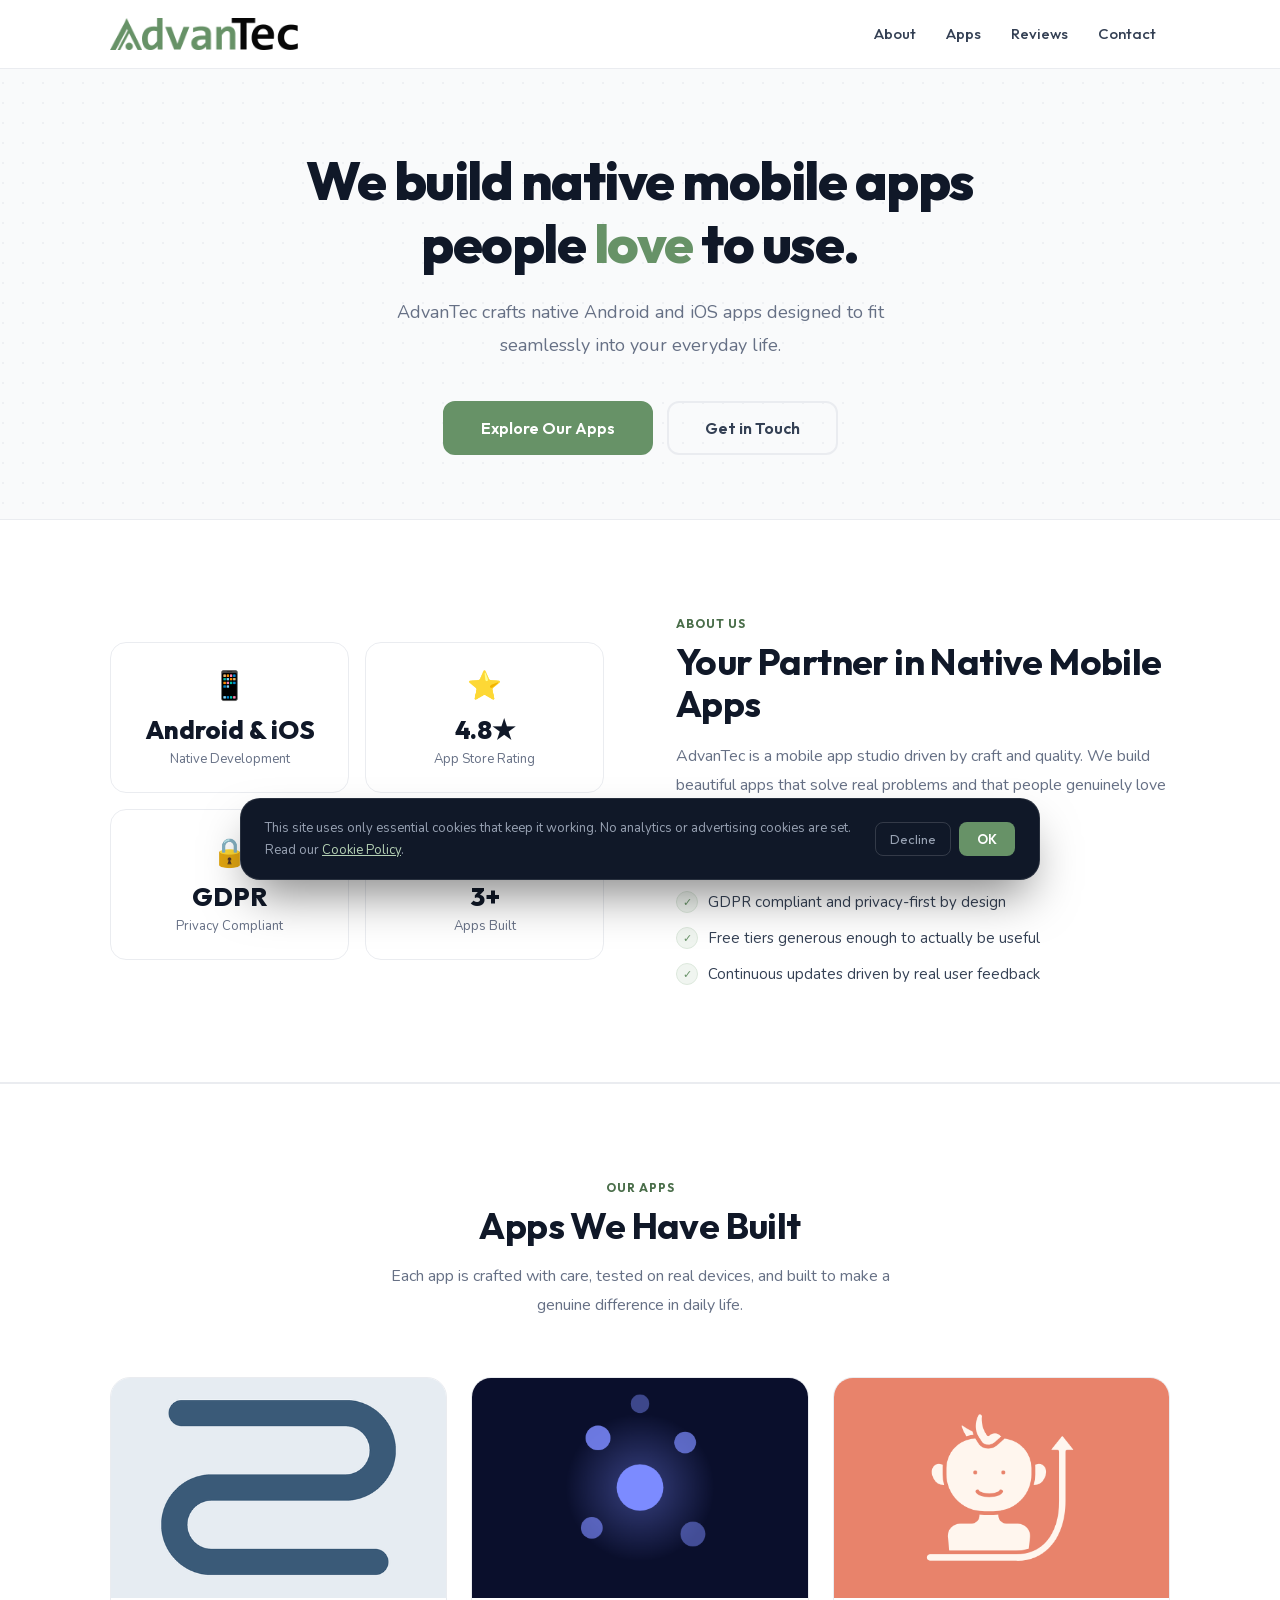
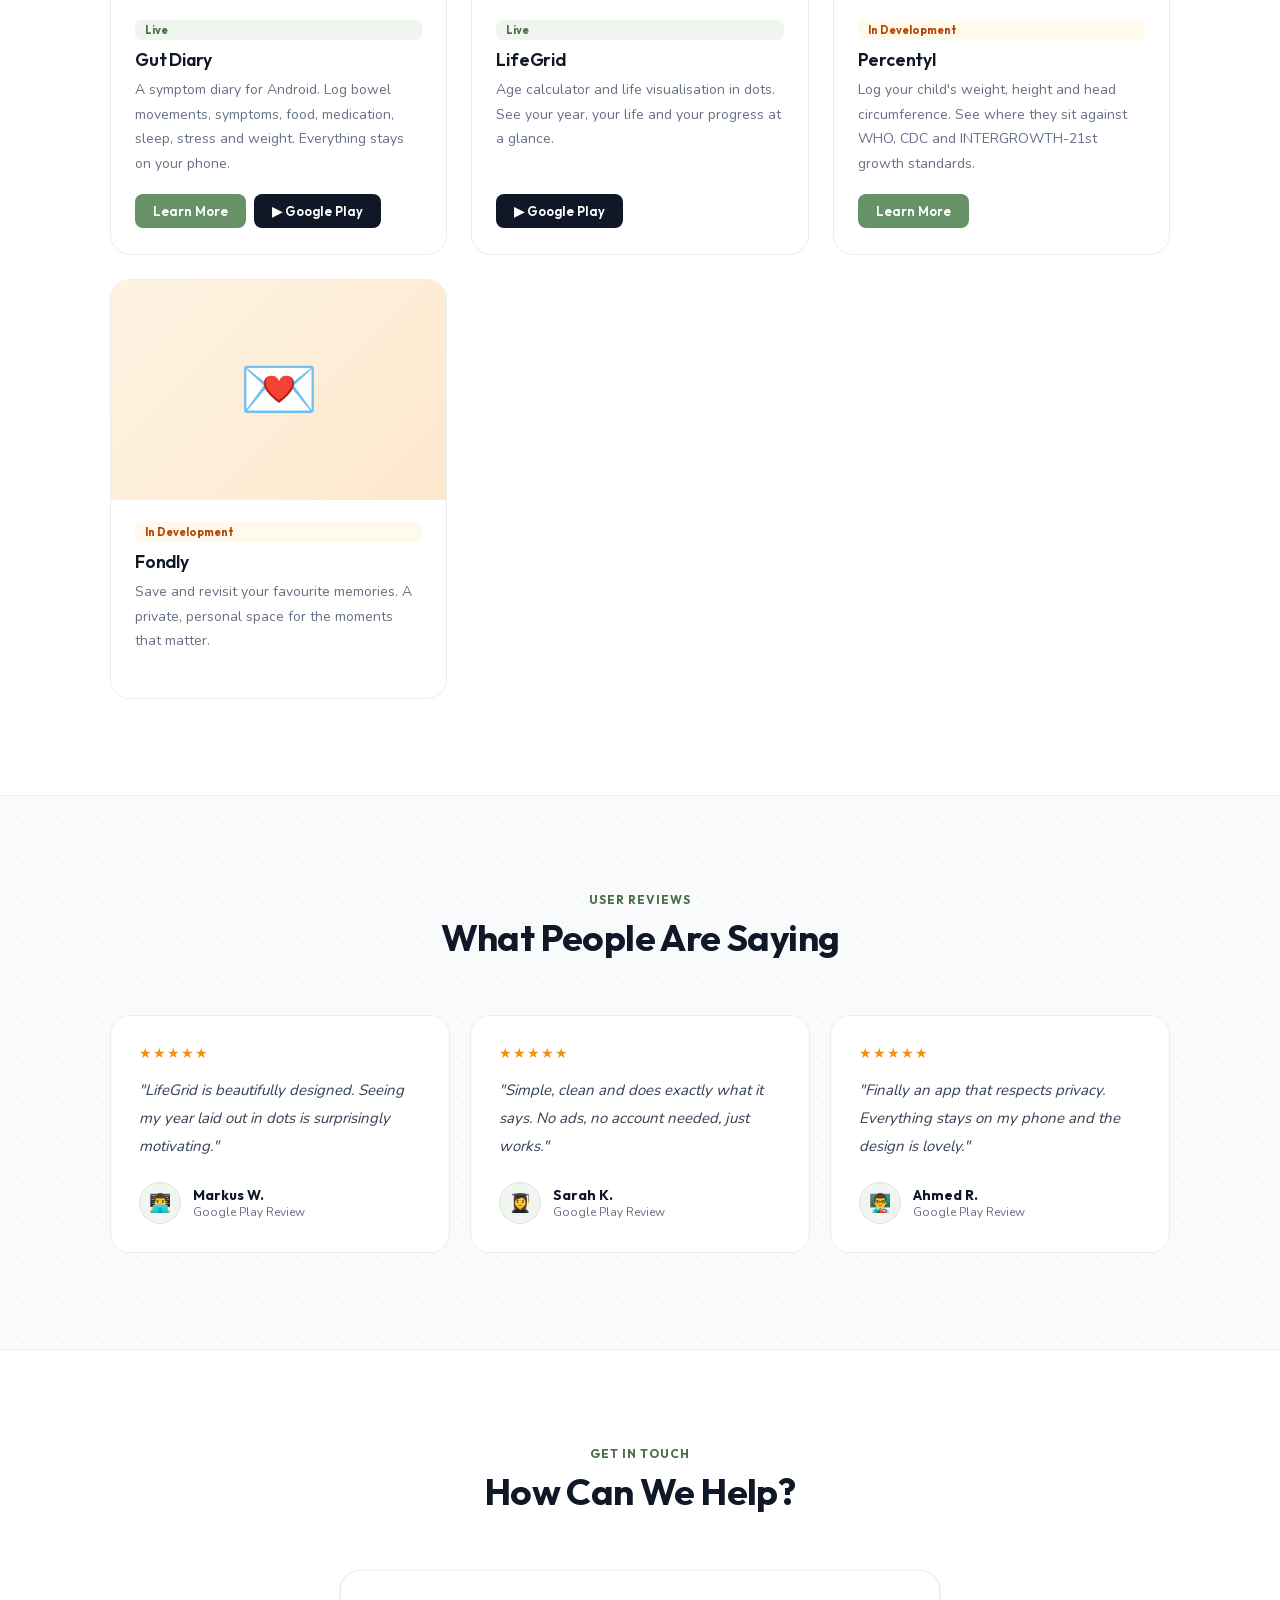
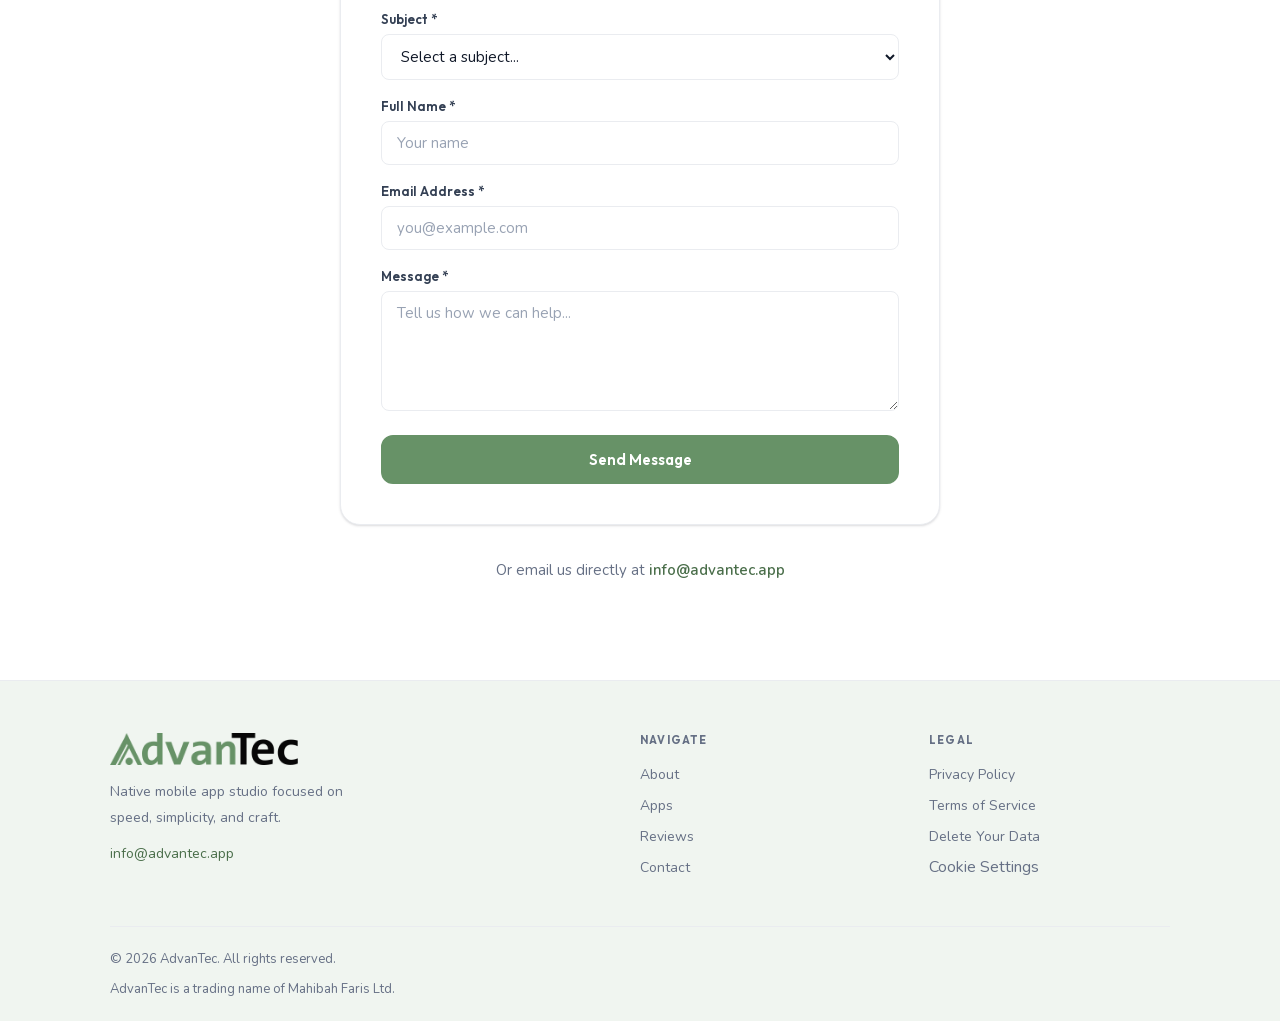
<file: index.html>
<!DOCTYPE html>
<html lang="en">
<head>
  <meta charset="UTF-8" />
  <meta name="viewport" content="width=device-width, initial-scale=1.0" />
  <title>AdvanTec — Native Mobile App Development</title>
  <meta name="description" content="AdvanTec builds native Android and iOS mobile apps. From concept to launch, we craft apps people love." />
  <link rel="canonical" href="https://advantec.app/" />
  <meta property="og:type" content="website" />
  <meta property="og:url" content="https://advantec.app/" />
  <meta property="og:title" content="AdvanTec — Native Mobile App Development" />
  <meta property="og:description" content="We build native Android and iOS mobile apps people love." />
  <meta property="og:image" content="https://advantec.app/assets/images/logo.png" />
  <meta name="twitter:card" content="summary_large_image" />
  <link rel="icon" type="image/svg+xml" href="/assets/images/favicon.svg" />
  <link rel="icon" type="image/png" sizes="192x192" href="/assets/images/logo.png" />
  <link rel="apple-touch-icon" href="/assets/images/logo.png" />
  <meta name="theme-color" content="#679267" />
  <link rel="stylesheet" href="assets/css/style.css" />
</head>
<body>

<nav>
  <div class="container">
    <div class="nav-wrap">
      <a href="/" class="logo">
        <img src="assets/images/logo.png" alt="AdvanTec" class="logo-img" />
      </a>
      <ul class="nav-links">
        <li><a href="#about">About</a></li>
        <li><a href="#apps">Apps</a></li>
        <li><a href="#reviews">Reviews</a></li>
        <li><a href="#contact">Contact</a></li>
      </ul>
      <div class="hamburger" id="hamburger"><span></span><span></span><span></span></div>
    </div>
  </div>
</nav>

<div class="mobile-menu" id="mobile-menu">
  <a href="#about">About</a>
  <a href="#apps">Apps</a>
  <a href="#reviews">Reviews</a>
  <a href="#contact">Contact</a>
</div>

<!-- HERO -->
<section class="hero">
  <div class="container">
    <div class="hero-inner">
      <h1 class="fade-up">We build native mobile apps<br>people <em>love</em> to use.</h1>
      <p class="hero-sub fade-up d1">AdvanTec crafts native Android and iOS apps designed to fit seamlessly into your everyday life.</p>
      <div class="hero-actions fade-up d2">
        <a href="#apps" class="btn btn-green btn-lg">Explore Our Apps</a>
        <a href="#contact" class="btn btn-outline btn-lg">Get in Touch</a>
      </div>
    </div>
  </div>
</section>

<!-- ABOUT -->
<section id="about" class="section about-section">
  <div class="container">
    <div class="about-row">
      <div class="slide-in-left">
        <div class="about-visual">
          <div class="about-stat reveal rd1">
            <div class="about-stat-icon">📱</div>
            <div class="about-stat-num">Android & iOS</div>
            <div class="about-stat-label">Native Development</div>
          </div>
          <div class="about-stat reveal rd2">
            <div class="about-stat-icon">⭐</div>
            <div class="about-stat-num">4.8★</div>
            <div class="about-stat-label">App Store Rating</div>
          </div>
          <div class="about-stat reveal rd3">
            <div class="about-stat-icon">🔒</div>
            <div class="about-stat-num">GDPR</div>
            <div class="about-stat-label">Privacy Compliant</div>
          </div>
          <div class="about-stat reveal rd4">
            <div class="about-stat-icon">🚀</div>
            <div class="about-stat-num">3+</div>
            <div class="about-stat-label">Apps Built</div>
          </div>
        </div>
      </div>
      <div class="slide-in-right">
        <span class="section-tag">About Us</span>
        <h2>Your Partner in Native Mobile Apps</h2>
        <p style="margin-top:16px;">AdvanTec is a mobile app studio driven by craft and quality. We build beautiful apps that solve real problems and that people genuinely love using every day.</p>
        <ul class="about-list">
          <li>Native mobile development for Android and iOS</li>
          <li>GDPR compliant and privacy-first by design</li>
          <li>Free tiers generous enough to actually be useful</li>
          <li>Continuous updates driven by real user feedback</li>
        </ul>
      </div>
    </div>
  </div>
</section>

<!-- APPS -->
<section id="apps" class="section" style="background:var(--white);border-top:1px solid var(--border);">
  <div class="container">
    <div class="section-center">
      <span class="section-tag">Our Apps</span>
      <h2>Apps We Have Built</h2>
      <p>Each app is crafted with care, tested on real devices, and built to make a genuine difference in daily life.</p>
    </div>
    <div class="portfolio-grid">

      <div class="portfolio-card reveal rd1">
        <div class="portfolio-img">
          <img src="/assets/images/gut-diary/icon-512.png" alt="Gut Diary app icon" />
          <div class="portfolio-overlay">
            <a href="https://play.google.com/store/apps/details?id=com.advantec.gutdiary" target="_blank" rel="noopener" class="portfolio-link">View on Play Store</a>
          </div>
        </div>
        <div class="portfolio-info">
          <div class="portfolio-badge live">Live</div>
          <h3>Gut Diary</h3>
          <p>A symptom diary for Android. Log bowel movements, symptoms, food, medication, sleep, stress and weight. Everything stays on your phone.</p>
          <div class="portfolio-btn-row">
            <a href="/gut-diary/" class="portfolio-store-btn" style="background:var(--green);">Learn More</a>
            <a href="https://play.google.com/store/apps/details?id=com.advantec.gutdiary" target="_blank" rel="noopener" class="portfolio-store-btn">▶ Google Play</a>
          </div>
        </div>
      </div>

      <div class="portfolio-card reveal rd2">
        <div class="portfolio-img">
          <img src="/assets/images/lifegrid/icon-512.png" alt="LifeGrid app icon" />
          <div class="portfolio-overlay">
            <a href="https://play.google.com/store/apps/details?id=com.lifegrid.timedot.app" target="_blank" rel="noopener" class="portfolio-link">View on Play Store</a>
          </div>
        </div>
        <div class="portfolio-info">
          <div class="portfolio-badge live">Live</div>
          <h3>LifeGrid</h3>
          <p>Age calculator and life visualisation in dots. See your year, your life and your progress at a glance.</p>
          <div class="portfolio-btn-row">
            <a href="https://play.google.com/store/apps/details?id=com.lifegrid.timedot.app" target="_blank" rel="noopener" class="portfolio-store-btn">▶ Google Play</a>
          </div>
        </div>
      </div>

      <div class="portfolio-card reveal rd3">
        <div class="portfolio-img">
          <img src="/assets/images/percentyl/icon-512.png" alt="Percentyl app icon" />
          <div class="portfolio-overlay">
            <span class="portfolio-link">Coming Soon</span>
          </div>
        </div>
        <div class="portfolio-info">
          <div class="portfolio-badge soon">In Development</div>
          <h3>Percentyl</h3>
          <p>Log your child's weight, height and head circumference. See where they sit against WHO, CDC and INTERGROWTH-21st growth standards.</p>
          <div class="portfolio-btn-row">
            <a href="/percentyl/" class="portfolio-store-btn" style="background:var(--green);">Learn More</a>
          </div>
        </div>
      </div>

      <div class="portfolio-card reveal rd4">
        <div class="portfolio-img">
          <div class="portfolio-img-placeholder" style="background:linear-gradient(135deg,#FEF3E2,#FDE8CD);">💌</div>
          <div class="portfolio-overlay">
            <span class="portfolio-link">Coming Soon</span>
          </div>
        </div>
        <div class="portfolio-info">
          <div class="portfolio-badge soon">In Development</div>
          <h3>Fondly</h3>
          <p>Save and revisit your favourite memories. A private, personal space for the moments that matter.</p>
          <div class="portfolio-btn-row"></div>
        </div>
      </div>

    </div>
  </div>
</section>

<!-- REVIEWS -->
<section id="reviews" class="section" style="border-top:1px solid var(--border);">
  <div class="container">
    <div class="section-center">
      <span class="section-tag">User Reviews</span>
      <h2>What People Are Saying</h2>
    </div>
    <div class="reviews-grid">
      <div class="review-card reveal rd1">
        <div class="review-stars">★★★★★</div>
        <p class="review-text">"LifeGrid is beautifully designed. Seeing my year laid out in dots is surprisingly motivating."</p>
        <div class="review-author">
          <div class="review-avatar">👨‍💻</div>
          <div><div class="review-name">Markus W.</div><div class="review-role">Google Play Review</div></div>
        </div>
      </div>
      <div class="review-card reveal rd2">
        <div class="review-stars">★★★★★</div>
        <p class="review-text">"Simple, clean and does exactly what it says. No ads, no account needed, just works."</p>
        <div class="review-author">
          <div class="review-avatar">👩‍🎓</div>
          <div><div class="review-name">Sarah K.</div><div class="review-role">Google Play Review</div></div>
        </div>
      </div>
      <div class="review-card reveal rd3">
        <div class="review-stars">★★★★★</div>
        <p class="review-text">"Finally an app that respects privacy. Everything stays on my phone and the design is lovely."</p>
        <div class="review-author">
          <div class="review-avatar">👨‍🏫</div>
          <div><div class="review-name">Ahmed R.</div><div class="review-role">Google Play Review</div></div>
        </div>
      </div>
    </div>
  </div>
</section>

<!-- CONTACT -->
<section id="contact" class="section" style="background:var(--white);border-top:1px solid var(--border);">
  <div class="container">
    <div class="section-center">
      <span class="section-tag">Get in Touch</span>
      <h2>How Can We Help?</h2>
    </div>
    <div class="contact-grid" style="grid-template-columns:1fr;max-width:600px;margin:0 auto;">
      <div class="form-box reveal rd1">
        <form data-form="contact" action="https://formspree.io/f/xbgjgobg" method="POST" novalidate>
          <div class="form-group">
            <label class="form-label">Subject *</label>
            <select class="form-control" name="topic" required>
              <option value="">Select a subject...</option>
              <option value="Hire Us - App Development">Hire Us to Develop Your App</option>
              <option value="App Support / Query">Contact Us Regarding Our App</option>
              <option value="Bug Report">Report a Bug</option>
              <option value="General Inquiry">General Inquiry</option>
            </select>
          </div>
          <div class="form-group">
            <label class="form-label">Full Name *</label>
            <input class="form-control" type="text" name="name" placeholder="Your name" required />
          </div>
          <div class="form-group">
            <label class="form-label">Email Address *</label>
            <input class="form-control" type="email" name="email" placeholder="you@example.com" required />
          </div>
          <div class="form-group">
            <label class="form-label">Message *</label>
            <textarea class="form-control" name="message" placeholder="Tell us how we can help..." required></textarea>
          </div>
          <button type="submit" class="btn btn-green" style="width:100%;justify-content:center;padding:13px;">Send Message</button>
          <div class="form-success">Message sent! We will reply within 1 business day.</div>
        </form>
      </div>
    </div>
    <p style="text-align:center;margin-top:32px;font-size:15px;">Or email us directly at <a href="mailto:info@advantec.app" style="color:var(--green-dark);font-weight:600;">info@advantec.app</a></p>
  </div>
</section>

<!-- FOOTER -->
<footer>
  <div class="container">
    <div class="footer-grid">
      <div class="footer-brand">
        <div class="logo"><img src="assets/images/logo.png" alt="AdvanTec" class="logo-img" /></div>
        <p>Native mobile app studio focused on speed, simplicity, and craft.</p>
        <a href="mailto:info@advantec.app" class="footer-email-link">info@advantec.app</a>
      </div>
      <div class="footer-col">
        <h5>Navigate</h5>
        <ul>
          <li><a href="#about">About</a></li>
          <li><a href="#apps">Apps</a></li>
          <li><a href="#reviews">Reviews</a></li>
          <li><a href="#contact">Contact</a></li>
        </ul>
      </div>
      <div class="footer-col">
        <h5>Legal</h5>
        <ul>
          <li><a href="privacy.html">Privacy Policy</a></li>
          <li><a href="terms.html">Terms of Service</a></li>
          <li><a href="delete-data.html">Delete Your Data</a></li>
          <li><button class="cookie-settings-link">Cookie Settings</button></li>
        </ul>
      </div>
    </div>
    <div class="footer-bottom">
      <div>
        <p>&copy; 2026 AdvanTec. All rights reserved.</p>
        <p class="footer-entity">AdvanTec is a trading name of Mahibah Faris Ltd.</p>
      </div>
    </div>
  </div>
</footer>

<div class="cookie-banner hidden" id="cookie-banner">
  <p class="cookie-text">This site uses only essential cookies that keep it working. No analytics or advertising cookies are set. Read our <a href="cookies.html">Cookie Policy</a>.</p>
  <div class="cookie-actions">
    <button class="cookie-decline" id="cookie-decline">Decline</button>
    <button class="cookie-accept" id="cookie-accept">OK</button>
  </div>
</div>
<button class="back-to-top" id="back-to-top" aria-label="Back to top">↑</button>
<script src="assets/js/main.js"></script>
</body>
</html>
</file>
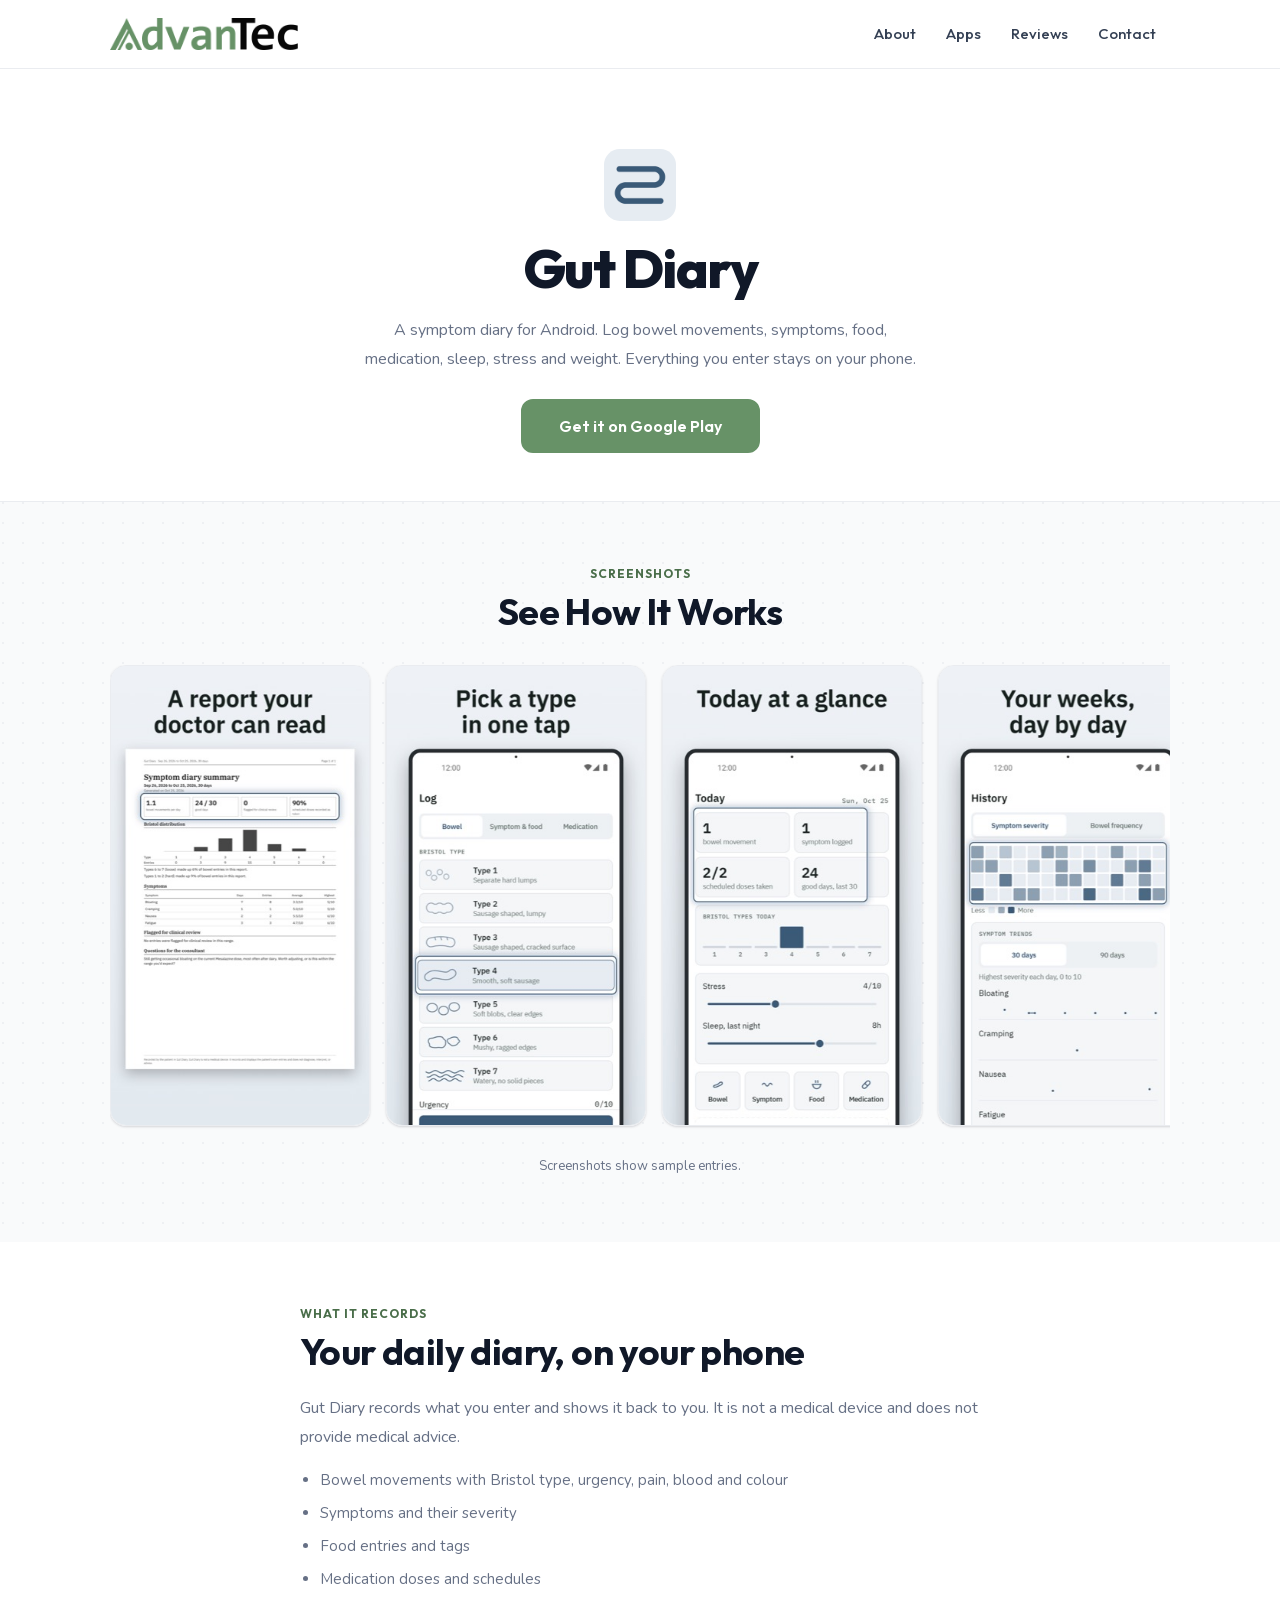
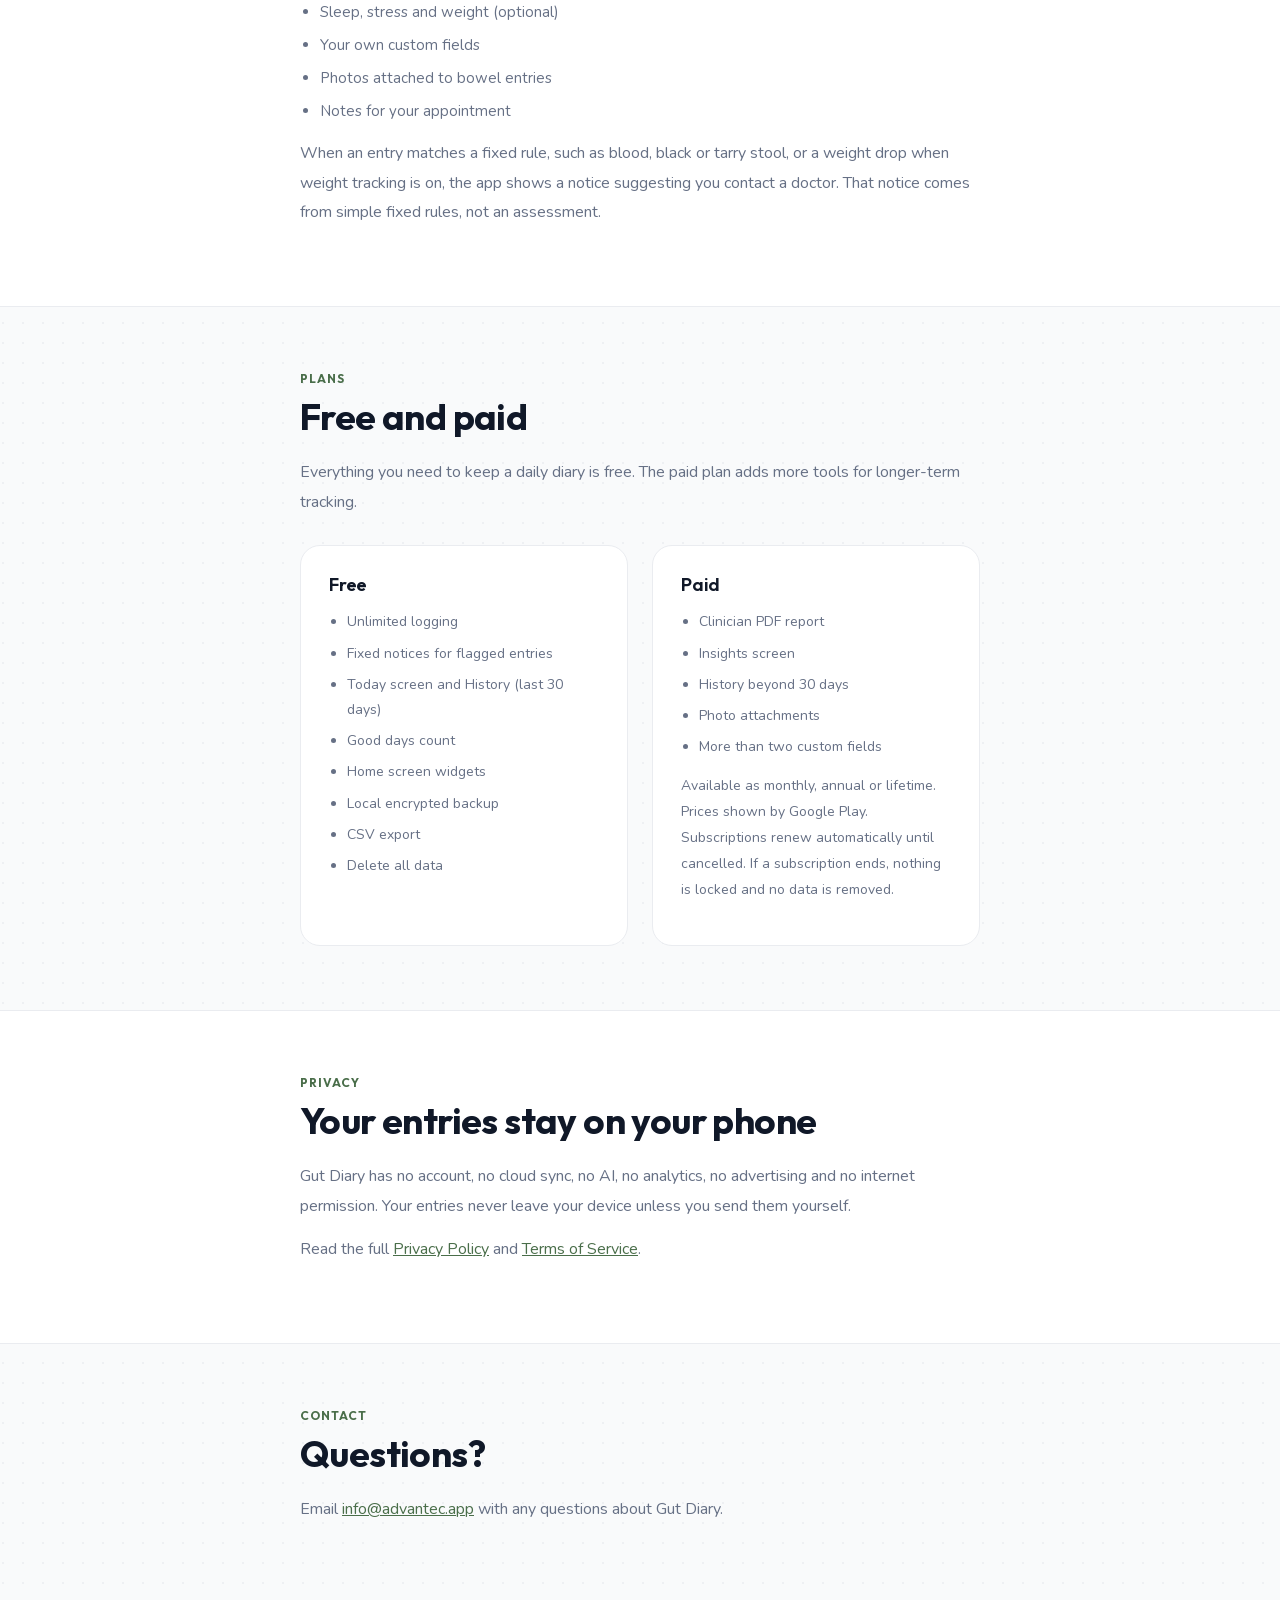
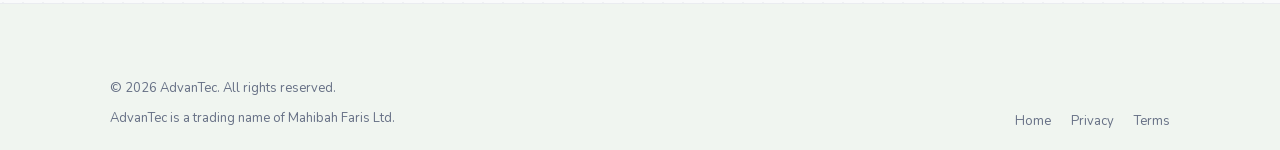
<file: gut-diary/index.html>
<!DOCTYPE html>
<html lang="en">
<head>
  <meta charset="UTF-8" />
  <meta name="viewport" content="width=device-width, initial-scale=1.0" />
  <title>Gut Diary — Symptom Diary for Android</title>
  <meta name="description" content="Gut Diary is a symptom diary for Android. Log bowel movements, symptoms, food, medication, sleep, stress and weight. Everything stays on your phone." />
  <link rel="canonical" href="https://advantec.app/gut-diary/" />
  <link rel="icon" type="image/svg+xml" href="/assets/images/favicon.svg" />
  <link rel="icon" type="image/png" sizes="192x192" href="/assets/images/logo.png" />
  <link rel="apple-touch-icon" href="/assets/images/logo.png" />
  <meta property="og:type" content="website" />
  <meta property="og:url" content="https://advantec.app/gut-diary/" />
  <meta property="og:title" content="Gut Diary — Symptom Diary for Android" />
  <meta property="og:description" content="Log bowel movements, symptoms, food, medication, sleep, stress and weight. Everything stays on your phone." />
  <meta property="og:image" content="https://advantec.app/assets/images/gut-diary/feature-graphic.png" />
  <meta name="twitter:card" content="summary_large_image" />
  <meta name="theme-color" content="#679267" />
  <link rel="stylesheet" href="/assets/css/style.css" />
  <style>
    .gd-hero { padding: 80px 0 48px; text-align: center; background: var(--white); border-bottom: 1px solid var(--border); }
    .gd-hero h1 { margin-bottom: 16px; }
    .gd-hero .coming-soon { display: inline-block; font-family: var(--font-h); font-size: 13px; font-weight: 700; padding: 5px 14px; border-radius: 6px; background: #FFFAEB; color: #B54708; margin-bottom: 20px; }
    .gd-screenshots { padding: 64px 0; }
    .gd-scroll { display: flex; gap: 16px; overflow-x: auto; padding-bottom: 16px; scroll-snap-type: x mandatory; -webkit-overflow-scrolling: touch; }
    .gd-scroll img { width: 260px; flex-shrink: 0; border-radius: 16px; border: 1px solid var(--border); box-shadow: var(--shadow); scroll-snap-align: start; }
    .gd-caption { text-align: center; font-size: 13px; color: var(--muted); margin-top: 12px; }
    .gd-section { padding: 64px 0; }
    .gd-section + .gd-section { border-top: 1px solid var(--border); }
    .gd-content { max-width: 680px; margin: 0 auto; }
    .gd-content h2 { margin-bottom: 20px; }
    .gd-content p { margin-bottom: 14px; }
    .gd-content ul { padding-left: 20px; list-style: disc; margin-bottom: 14px; display: flex; flex-direction: column; gap: 6px; }
    .gd-content li { font-size: 15px; line-height: 1.8; color: var(--muted); }
    .gd-content strong { color: var(--text); }
    .gd-plans { display: grid; grid-template-columns: 1fr 1fr; gap: 24px; margin-top: 28px; }
    .gd-plan { background: var(--white); border: 1px solid var(--border); border-radius: var(--r-lg); padding: 28px; }
    .gd-plan h3 { margin-bottom: 14px; }
    .gd-plan ul { padding-left: 18px; list-style: disc; }
    .gd-plan li { font-size: 14px; line-height: 1.8; color: var(--muted); }
    @media (max-width: 640px) {
      .gd-plans { grid-template-columns: 1fr; }
      .gd-scroll img { width: 220px; }
    }
  </style>
</head>
<body>

<nav>
  <div class="container">
    <div class="nav-wrap">
      <a href="/" class="logo"><img src="/assets/images/logo.png" alt="AdvanTec" class="logo-img" /></a>
      <ul class="nav-links">
        <li><a href="/#about">About</a></li>
        <li><a href="/#apps">Apps</a></li>
        <li><a href="/#reviews">Reviews</a></li>
        <li><a href="/#contact">Contact</a></li>
      </ul>
      <div class="hamburger" id="hamburger"><span></span><span></span><span></span></div>
    </div>
  </div>
</nav>
<div class="mobile-menu" id="mobile-menu">
  <a href="/#about">About</a>
  <a href="/#apps">Apps</a>
  <a href="/#reviews">Reviews</a>
  <a href="/#contact">Contact</a>
</div>

<section class="gd-hero">
  <div class="container">
    <img src="/assets/images/gut-diary/icon-192.png" alt="Gut Diary app icon" style="width:72px;height:72px;border-radius:22%;margin:0 auto 16px;display:block;" />
    <h1>Gut Diary</h1>
    <p style="max-width:560px;margin:0 auto;">A symptom diary for Android. Log bowel movements, symptoms, food, medication, sleep, stress and weight. Everything you enter stays on your phone.</p>
    <a href="https://play.google.com/store/apps/details?id=com.advantec.gutdiary" target="_blank" rel="noopener" class="btn btn-green btn-lg" style="margin-top:24px;">Get it on Google Play</a>
  </div>
</section>

<section class="gd-screenshots">
  <div class="container">
    <div class="section-center" style="margin-bottom:32px;">
      <span class="section-tag">Screenshots</span>
      <h2>See How It Works</h2>
    </div>
    <div class="gd-scroll">
      <img src="/assets/images/gut-diary/01-report.jpg" alt="A clinician report showing a symptom diary summary with Bristol chart, symptom table and questions for the consultant" loading="lazy" />
      <img src="/assets/images/gut-diary/02-bristol.jpg" alt="Log screen showing all seven Bristol stool types to pick from in one tap" loading="lazy" />
      <img src="/assets/images/gut-diary/03-today.jpg" alt="Today screen showing bowel movement count, symptom count, medication doses, good days, Bristol type, stress and sleep" loading="lazy" />
      <img src="/assets/images/gut-diary/04-history.jpg" alt="History screen with a colour-coded weekly grid and 30-day symptom severity trends" loading="lazy" />
      <img src="/assets/images/gut-diary/05-insights.jpg" alt="Insights screen showing bowel frequency by time of day, Bristol distribution and symptom averages" loading="lazy" />
      <img src="/assets/images/gut-diary/06-widget.jpg" alt="Home screen widget showing today's bowel and symptom counts with quick-log buttons" loading="lazy" />
      <img src="/assets/images/gut-diary/07-onboarding.jpg" alt="Onboarding screen explaining that entries stay on the device with no account, no cloud sync, no AI and no analytics" loading="lazy" />
    </div>
    <p class="gd-caption">Screenshots show sample entries.</p>
  </div>
</section>

<section class="gd-section" style="background:var(--white);">
  <div class="container">
    <div class="gd-content">
      <span class="section-tag">What It Records</span>
      <h2>Your daily diary, on your phone</h2>
      <p>Gut Diary records what you enter and shows it back to you. It is not a medical device and does not provide medical advice.</p>
      <ul>
        <li>Bowel movements with Bristol type, urgency, pain, blood and colour</li>
        <li>Symptoms and their severity</li>
        <li>Food entries and tags</li>
        <li>Medication doses and schedules</li>
        <li>Sleep, stress and weight (optional)</li>
        <li>Your own custom fields</li>
        <li>Photos attached to bowel entries</li>
        <li>Notes for your appointment</li>
      </ul>
      <p>When an entry matches a fixed rule, such as blood, black or tarry stool, or a weight drop when weight tracking is on, the app shows a notice suggesting you contact a doctor. That notice comes from simple fixed rules, not an assessment.</p>
    </div>
  </div>
</section>

<section class="gd-section">
  <div class="container">
    <div class="gd-content">
      <span class="section-tag">Plans</span>
      <h2>Free and paid</h2>
      <p>Everything you need to keep a daily diary is free. The paid plan adds more tools for longer-term tracking.</p>
      <div class="gd-plans">
        <div class="gd-plan">
          <h3>Free</h3>
          <ul>
            <li>Unlimited logging</li>
            <li>Fixed notices for flagged entries</li>
            <li>Today screen and History (last 30 days)</li>
            <li>Good days count</li>
            <li>Home screen widgets</li>
            <li>Local encrypted backup</li>
            <li>CSV export</li>
            <li>Delete all data</li>
          </ul>
        </div>
        <div class="gd-plan">
          <h3>Paid</h3>
          <ul>
            <li>Clinician PDF report</li>
            <li>Insights screen</li>
            <li>History beyond 30 days</li>
            <li>Photo attachments</li>
            <li>More than two custom fields</li>
          </ul>
          <p style="margin-top:14px;font-size:14px;">Available as monthly, annual or lifetime. Prices shown by Google Play. Subscriptions renew automatically until cancelled. If a subscription ends, nothing is locked and no data is removed.</p>
        </div>
      </div>
    </div>
  </div>
</section>

<section class="gd-section" style="background:var(--white);">
  <div class="container">
    <div class="gd-content">
      <span class="section-tag">Privacy</span>
      <h2>Your entries stay on your phone</h2>
      <p>Gut Diary has no account, no cloud sync, no AI, no analytics, no advertising and no internet permission. Your entries never leave your device unless you send them yourself.</p>
      <p>Read the full <a href="/gut-diary/privacy.html" style="color:var(--green-dark);text-decoration:underline;">Privacy Policy</a> and <a href="/gut-diary/terms.html" style="color:var(--green-dark);text-decoration:underline;">Terms of Service</a>.</p>
    </div>
  </div>
</section>

<section class="gd-section">
  <div class="container">
    <div class="gd-content">
      <span class="section-tag">Contact</span>
      <h2>Questions?</h2>
      <p>Email <a href="mailto:info@advantec.app" style="color:var(--green-dark);text-decoration:underline;">info@advantec.app</a> with any questions about Gut Diary.</p>
    </div>
  </div>
</section>

<footer>
  <div class="container">
    <div class="footer-bottom" style="border-top:none;">
      <div>
        <p>&copy; 2026 AdvanTec. All rights reserved.</p>
        <p class="footer-entity">AdvanTec is a trading name of Mahibah Faris Ltd.</p>
      </div>
      <div class="footer-links">
        <a href="/">Home</a>
        <a href="/gut-diary/privacy.html">Privacy</a>
        <a href="/gut-diary/terms.html">Terms</a>
      </div>
    </div>
  </div>
</footer>

<script src="/assets/js/main.js"></script>
</body>
</html>
</file>
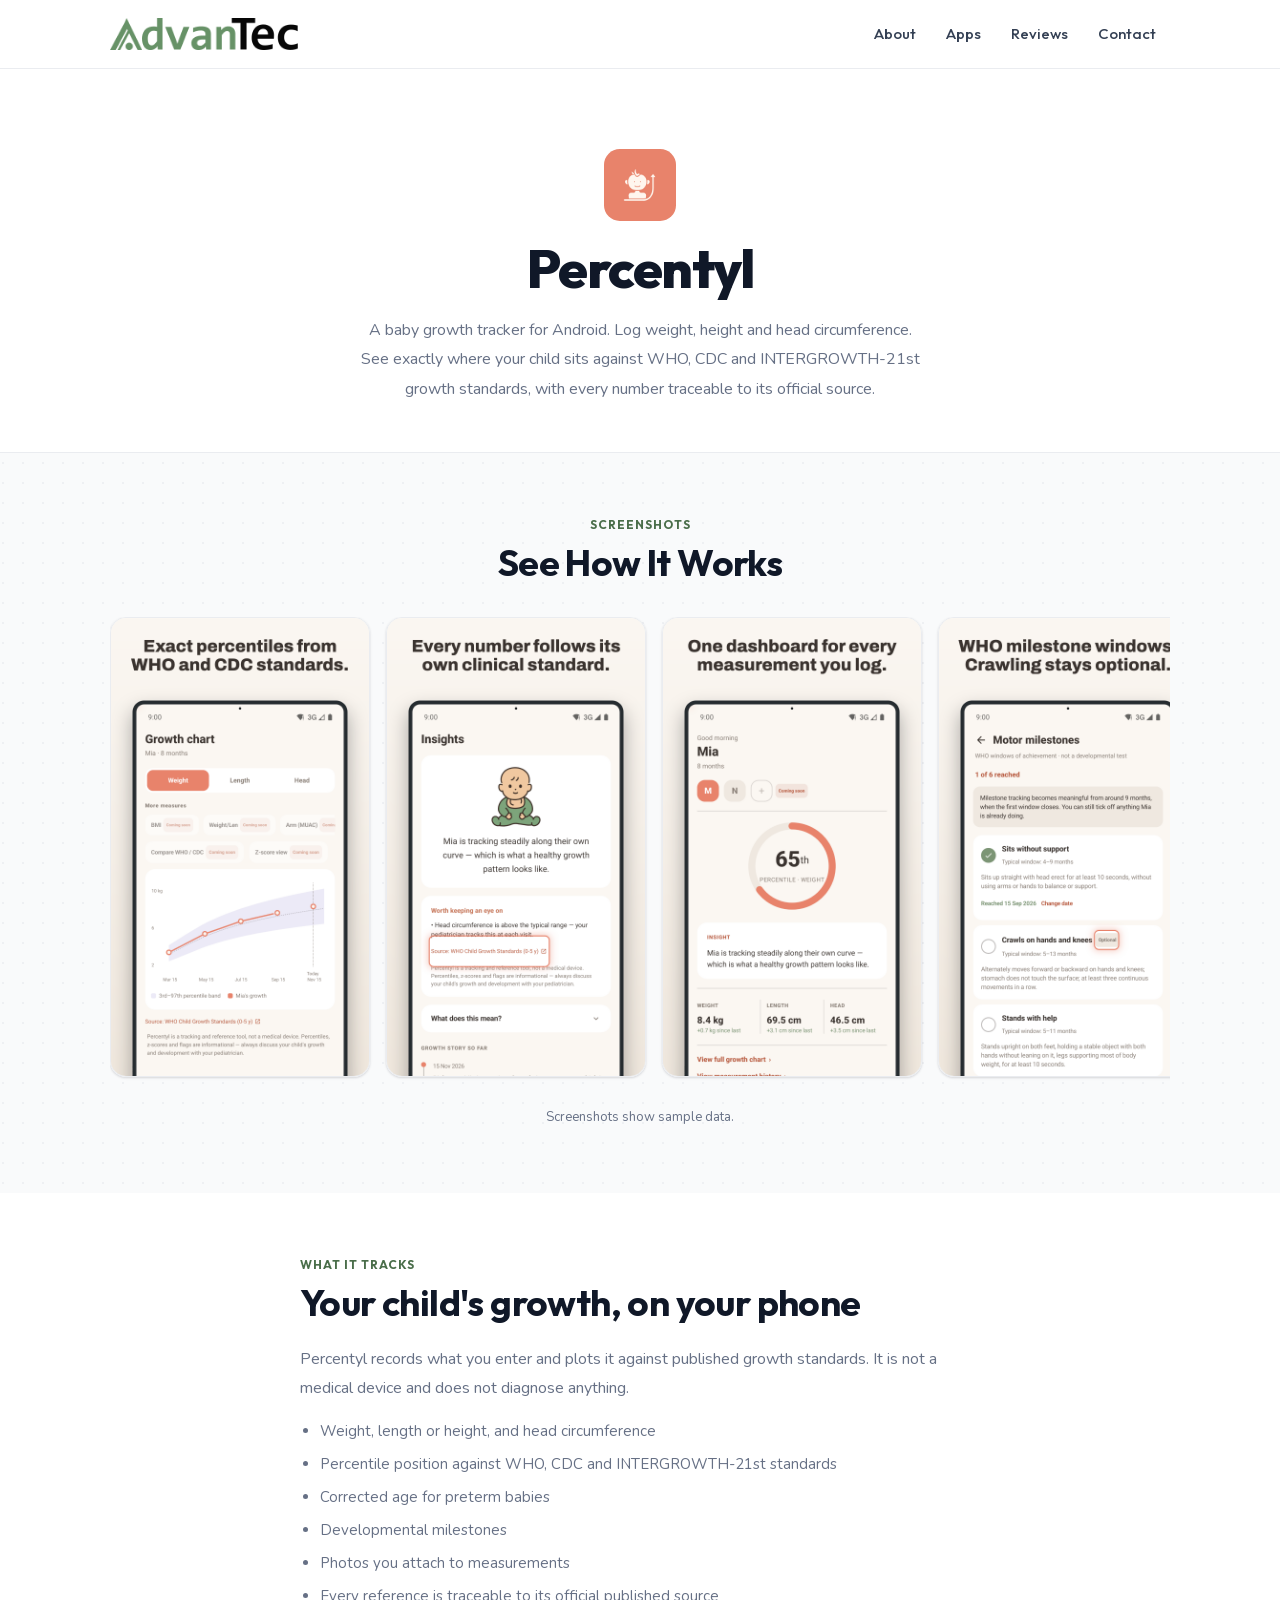
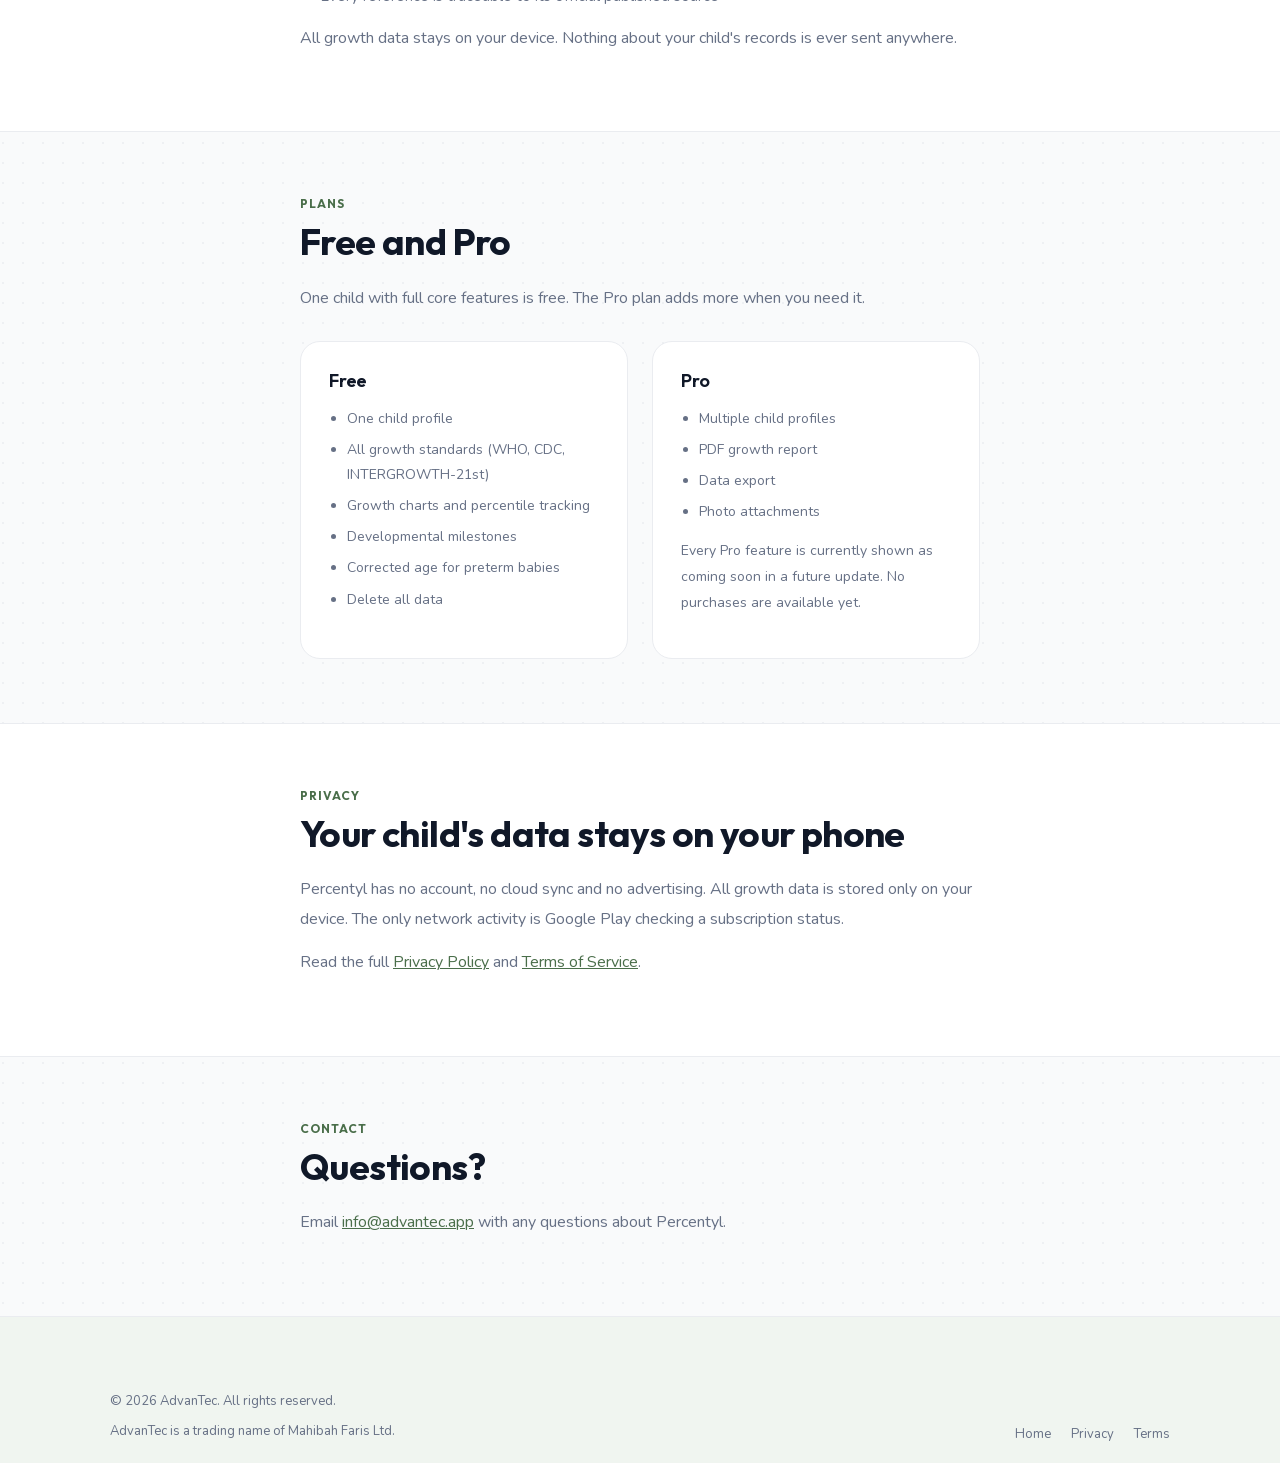
<file: percentyl/index.html>
<!DOCTYPE html>
<html lang="en">
<head>
  <meta charset="UTF-8" />
  <meta name="viewport" content="width=device-width, initial-scale=1.0" />
  <title>Percentyl — Baby Growth Tracker for Android</title>
  <meta name="description" content="Percentyl is a baby growth tracker for Android. Log weight, height and head circumference. See where your child sits against WHO, CDC and INTERGROWTH-21st growth standards." />
  <link rel="canonical" href="https://advantec.app/percentyl/" />
  <link rel="icon" type="image/svg+xml" href="/assets/images/favicon.svg" />
  <link rel="icon" type="image/png" sizes="192x192" href="/assets/images/logo.png" />
  <link rel="apple-touch-icon" href="/assets/images/logo.png" />
  <meta property="og:type" content="website" />
  <meta property="og:url" content="https://advantec.app/percentyl/" />
  <meta property="og:title" content="Percentyl — Baby Growth Tracker for Android" />
  <meta property="og:description" content="Log weight, height and head circumference. See where your child sits against WHO, CDC and INTERGROWTH-21st growth standards." />
  <meta property="og:image" content="https://advantec.app/assets/images/percentyl/feature-graphic.png" />
  <meta name="twitter:card" content="summary_large_image" />
  <meta name="theme-color" content="#679267" />
  <link rel="stylesheet" href="/assets/css/style.css" />
  <style>
    .gd-hero { padding: 80px 0 48px; text-align: center; background: var(--white); border-bottom: 1px solid var(--border); }
    .gd-hero h1 { margin-bottom: 16px; }
    .gd-screenshots { padding: 64px 0; }
    .gd-scroll { display: flex; gap: 16px; overflow-x: auto; padding-bottom: 16px; scroll-snap-type: x mandatory; -webkit-overflow-scrolling: touch; }
    .gd-scroll img { width: 260px; flex-shrink: 0; border-radius: 16px; border: 1px solid var(--border); box-shadow: var(--shadow); scroll-snap-align: start; }
    .gd-caption { text-align: center; font-size: 13px; color: var(--muted); margin-top: 12px; }
    .gd-section { padding: 64px 0; }
    .gd-section + .gd-section { border-top: 1px solid var(--border); }
    .gd-content { max-width: 680px; margin: 0 auto; }
    .gd-content h2 { margin-bottom: 20px; }
    .gd-content p { margin-bottom: 14px; }
    .gd-content ul { padding-left: 20px; list-style: disc; margin-bottom: 14px; display: flex; flex-direction: column; gap: 6px; }
    .gd-content li { font-size: 15px; line-height: 1.8; color: var(--muted); }
    .gd-content strong { color: var(--text); }
    .gd-plans { display: grid; grid-template-columns: 1fr 1fr; gap: 24px; margin-top: 28px; }
    .gd-plan { background: var(--white); border: 1px solid var(--border); border-radius: var(--r-lg); padding: 28px; }
    .gd-plan h3 { margin-bottom: 14px; }
    .gd-plan ul { padding-left: 18px; list-style: disc; }
    .gd-plan li { font-size: 14px; line-height: 1.8; color: var(--muted); }
    @media (max-width: 640px) {
      .gd-plans { grid-template-columns: 1fr; }
      .gd-scroll img { width: 220px; }
    }
  </style>
</head>
<body>

<nav>
  <div class="container">
    <div class="nav-wrap">
      <a href="/" class="logo"><img src="/assets/images/logo.png" alt="AdvanTec" class="logo-img" /></a>
      <ul class="nav-links">
        <li><a href="/#about">About</a></li>
        <li><a href="/#apps">Apps</a></li>
        <li><a href="/#reviews">Reviews</a></li>
        <li><a href="/#contact">Contact</a></li>
      </ul>
      <div class="hamburger" id="hamburger"><span></span><span></span><span></span></div>
    </div>
  </div>
</nav>
<div class="mobile-menu" id="mobile-menu">
  <a href="/#about">About</a>
  <a href="/#apps">Apps</a>
  <a href="/#reviews">Reviews</a>
  <a href="/#contact">Contact</a>
</div>

<section class="gd-hero">
  <div class="container">
    <img src="/assets/images/percentyl/icon-192.png" alt="Percentyl app icon" style="width:72px;height:72px;border-radius:22%;margin:0 auto 16px;display:block;" />
    <h1>Percentyl</h1>
    <p style="max-width:560px;margin:0 auto;">A baby growth tracker for Android. Log weight, height and head circumference. See exactly where your child sits against WHO, CDC and INTERGROWTH-21st growth standards, with every number traceable to its official source.</p>
  </div>
</section>

<section class="gd-screenshots">
  <div class="container">
    <div class="section-center" style="margin-bottom:32px;">
      <span class="section-tag">Screenshots</span>
      <h2>See How It Works</h2>
    </div>
    <div class="gd-scroll">
      <img src="/assets/images/percentyl/01-chart.jpg" alt="Growth chart plotting a child's weight against WHO percentile curves" loading="lazy" />
      <img src="/assets/images/percentyl/02-insights-source.jpg" alt="Insights screen showing percentile position with a link to the official data source" loading="lazy" />
      <img src="/assets/images/percentyl/03-home.jpg" alt="Home screen showing the child's latest measurements and percentile summary" loading="lazy" />
      <img src="/assets/images/percentyl/04-milestones.jpg" alt="Developmental milestones checklist organised by age" loading="lazy" />
      <img src="/assets/images/percentyl/05-preterm.jpg" alt="Preterm growth tracking with corrected age and INTERGROWTH-21st standards" loading="lazy" />
      <img src="/assets/images/percentyl/06-export.jpg" alt="Export screen showing options to share or save growth data" loading="lazy" />
      <img src="/assets/images/percentyl/07-references.jpg" alt="References screen listing every growth standard and its official source" loading="lazy" />
    </div>
    <p class="gd-caption">Screenshots show sample data.</p>
  </div>
</section>

<section class="gd-section" style="background:var(--white);">
  <div class="container">
    <div class="gd-content">
      <span class="section-tag">What It Tracks</span>
      <h2>Your child's growth, on your phone</h2>
      <p>Percentyl records what you enter and plots it against published growth standards. It is not a medical device and does not diagnose anything.</p>
      <ul>
        <li>Weight, length or height, and head circumference</li>
        <li>Percentile position against WHO, CDC and INTERGROWTH-21st standards</li>
        <li>Corrected age for preterm babies</li>
        <li>Developmental milestones</li>
        <li>Photos you attach to measurements</li>
        <li>Every reference is traceable to its official published source</li>
      </ul>
      <p>All growth data stays on your device. Nothing about your child's records is ever sent anywhere.</p>
    </div>
  </div>
</section>

<section class="gd-section">
  <div class="container">
    <div class="gd-content">
      <span class="section-tag">Plans</span>
      <h2>Free and Pro</h2>
      <p>One child with full core features is free. The Pro plan adds more when you need it.</p>
      <div class="gd-plans">
        <div class="gd-plan">
          <h3>Free</h3>
          <ul>
            <li>One child profile</li>
            <li>All growth standards (WHO, CDC, INTERGROWTH-21st)</li>
            <li>Growth charts and percentile tracking</li>
            <li>Developmental milestones</li>
            <li>Corrected age for preterm babies</li>
            <li>Delete all data</li>
          </ul>
        </div>
        <div class="gd-plan">
          <h3>Pro</h3>
          <ul>
            <li>Multiple child profiles</li>
            <li>PDF growth report</li>
            <li>Data export</li>
            <li>Photo attachments</li>
          </ul>
          <p style="margin-top:14px;font-size:14px;">Every Pro feature is currently shown as coming soon in a future update. No purchases are available yet.</p>
        </div>
      </div>
    </div>
  </div>
</section>

<section class="gd-section" style="background:var(--white);">
  <div class="container">
    <div class="gd-content">
      <span class="section-tag">Privacy</span>
      <h2>Your child's data stays on your phone</h2>
      <p>Percentyl has no account, no cloud sync and no advertising. All growth data is stored only on your device. The only network activity is Google Play checking a subscription status.</p>
      <p>Read the full <a href="/percentyl/privacy.html" style="color:var(--green-dark);text-decoration:underline;">Privacy Policy</a> and <a href="/percentyl/terms.html" style="color:var(--green-dark);text-decoration:underline;">Terms of Service</a>.</p>
    </div>
  </div>
</section>

<section class="gd-section">
  <div class="container">
    <div class="gd-content">
      <span class="section-tag">Contact</span>
      <h2>Questions?</h2>
      <p>Email <a href="mailto:info@advantec.app" style="color:var(--green-dark);text-decoration:underline;">info@advantec.app</a> with any questions about Percentyl.</p>
    </div>
  </div>
</section>

<footer>
  <div class="container">
    <div class="footer-bottom" style="border-top:none;">
      <div>
        <p>&copy; 2026 AdvanTec. All rights reserved.</p>
        <p class="footer-entity">AdvanTec is a trading name of Mahibah Faris Ltd.</p>
      </div>
      <div class="footer-links">
        <a href="/">Home</a>
        <a href="/percentyl/privacy.html">Privacy</a>
        <a href="/percentyl/terms.html">Terms</a>
      </div>
    </div>
  </div>
</footer>

<script src="/assets/js/main.js"></script>
</body>
</html>
</file>
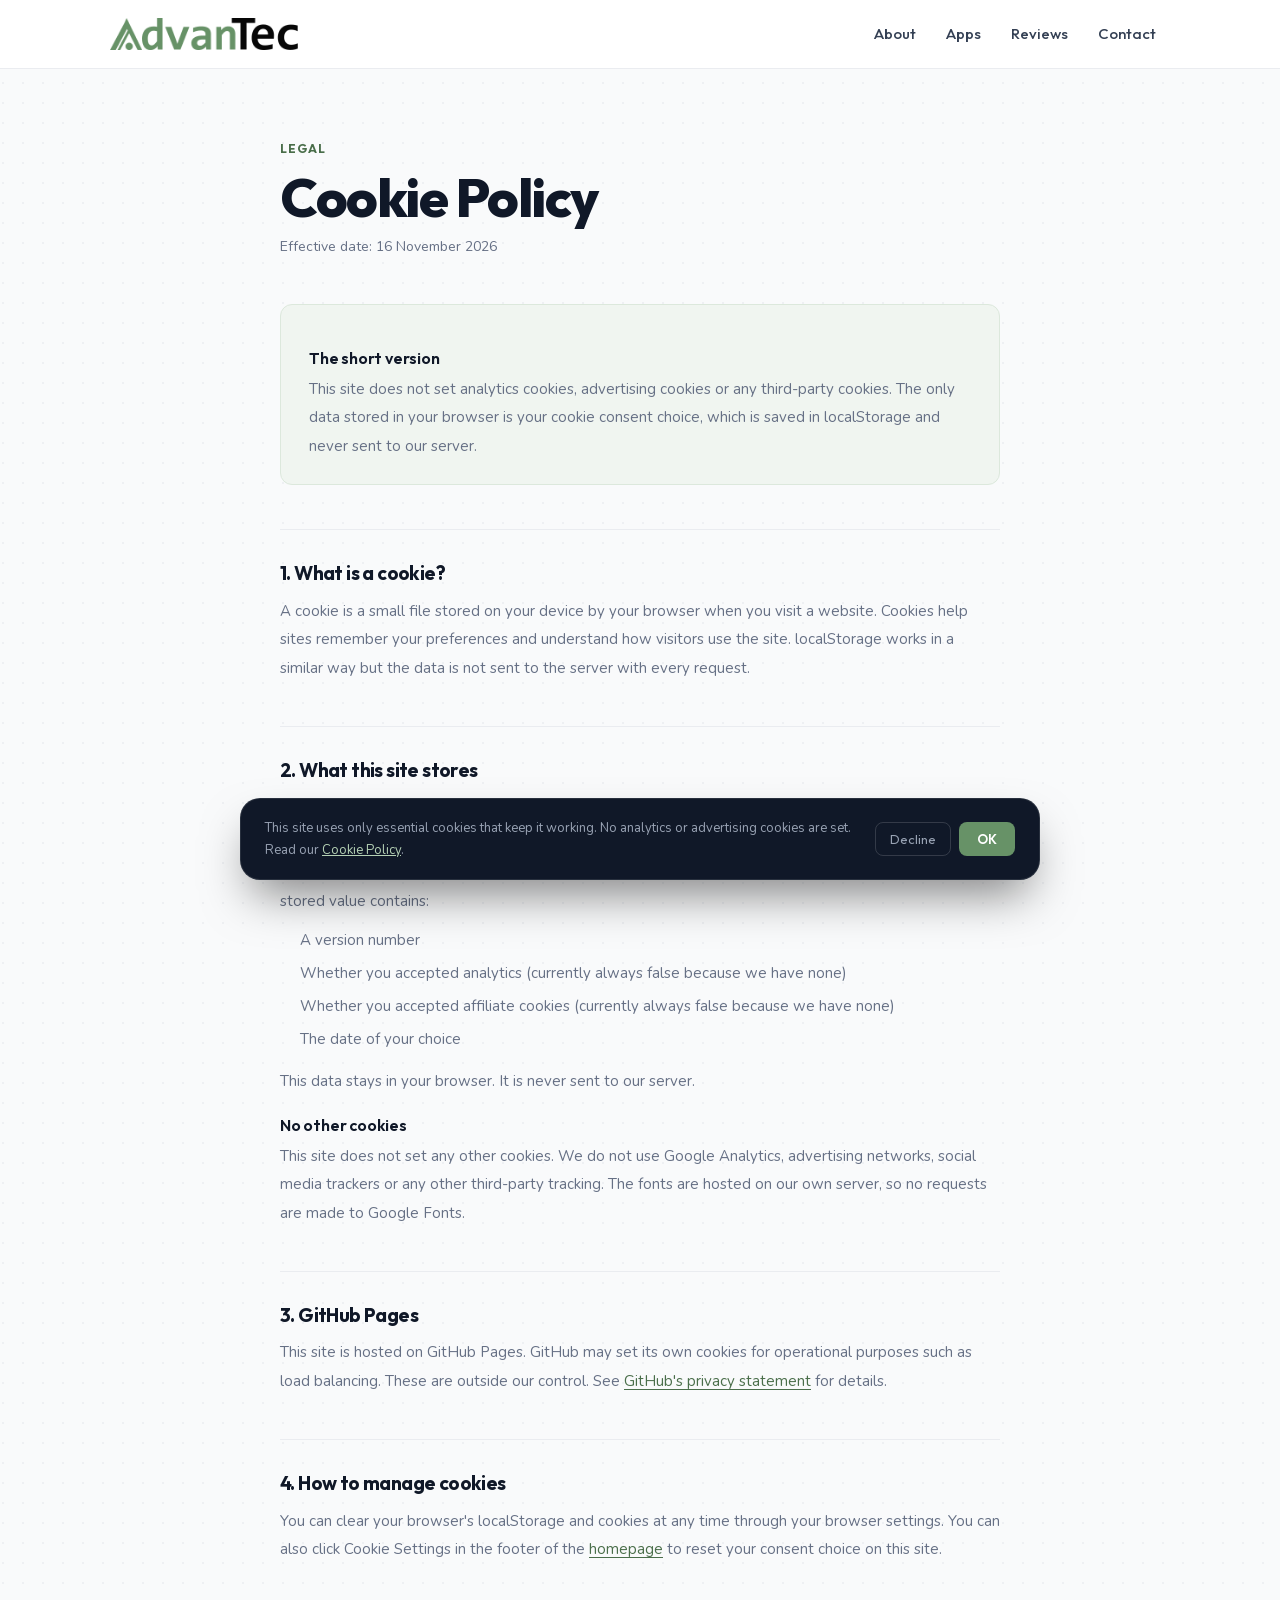
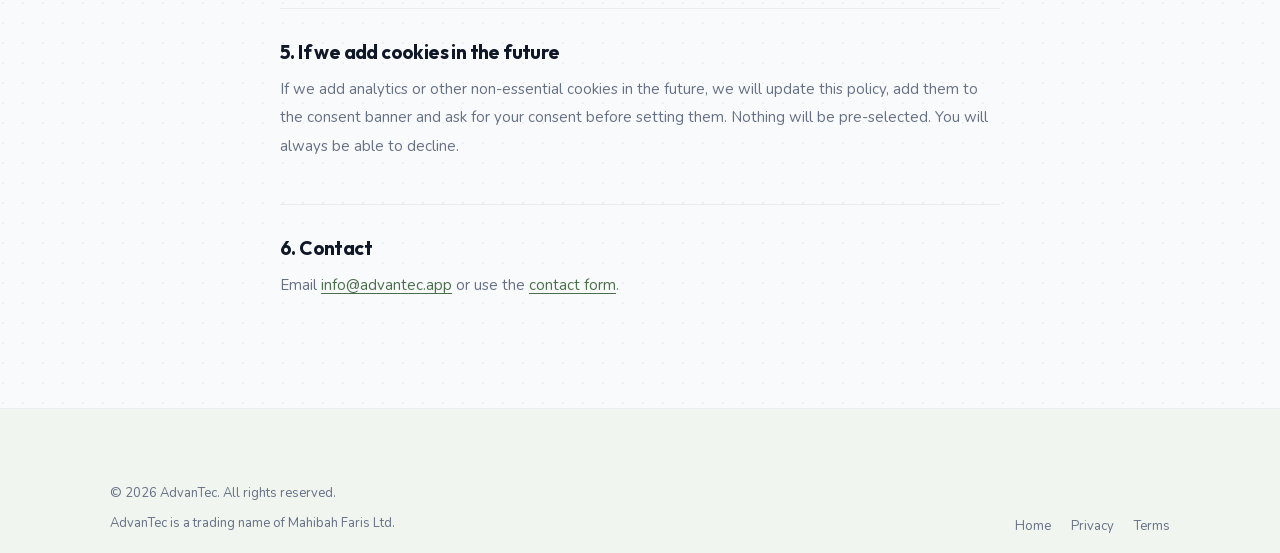
<file: cookies.html>
<!DOCTYPE html>
<html lang="en">
<head>
  <meta charset="UTF-8" />
  <meta name="viewport" content="width=device-width, initial-scale=1.0" />
  <title>Cookie Policy — AdvanTec</title>
  <meta name="description" content="Cookie Policy for the AdvanTec website. What cookies we use and how to manage them." />
  <link rel="canonical" href="https://advantec.app/cookies.html" />
  <link rel="icon" type="image/svg+xml" href="/assets/images/favicon.svg" />
  <link rel="icon" type="image/png" sizes="192x192" href="/assets/images/logo.png" />
  <link rel="apple-touch-icon" href="/assets/images/logo.png" />
  <meta name="theme-color" content="#679267" />
  <link rel="stylesheet" href="assets/css/style.css" />
</head>
<body>

<nav>
  <div class="container">
    <div class="nav-wrap">
      <a href="/" class="logo"><img src="assets/images/logo.png" alt="AdvanTec" class="logo-img" /></a>
      <ul class="nav-links">
        <li><a href="/#about">About</a></li>
        <li><a href="/#apps">Apps</a></li>
        <li><a href="/#reviews">Reviews</a></li>
        <li><a href="/#contact">Contact</a></li>
      </ul>
      <div class="hamburger" id="hamburger"><span></span><span></span><span></span></div>
    </div>
  </div>
</nav>
<div class="mobile-menu" id="mobile-menu">
  <a href="/#about">About</a>
  <a href="/#apps">Apps</a>
  <a href="/#reviews">Reviews</a>
  <a href="/#contact">Contact</a>
</div>

<div class="legal">
  <span class="section-tag">Legal</span>
  <h1 style="margin-top:10px;">Cookie Policy</h1>
  <span class="meta">Effective date: 16 November 2026</span>

  <div class="key-points">
    <h3>The short version</h3>
    <p style="margin-bottom:0;">This site does not set analytics cookies, advertising cookies or any third-party cookies. The only data stored in your browser is your cookie consent choice, which is saved in localStorage and never sent to our server.</p>
  </div>

  <h2>1. What is a cookie?</h2>
  <p>A cookie is a small file stored on your device by your browser when you visit a website. Cookies help sites remember your preferences and understand how visitors use the site. localStorage works in a similar way but the data is not sent to the server with every request.</p>

  <h2>2. What this site stores</h2>

  <h3>Cookie consent choice</h3>
  <p>When you click OK or Decline on the cookie banner, we save your choice in your browser's localStorage under the key <code>advantec_consent</code>. This is so we do not show the banner again on your next visit. The stored value contains:</p>
  <ul>
    <li>A version number</li>
    <li>Whether you accepted analytics (currently always false because we have none)</li>
    <li>Whether you accepted affiliate cookies (currently always false because we have none)</li>
    <li>The date of your choice</li>
  </ul>
  <p>This data stays in your browser. It is never sent to our server.</p>

  <h3>No other cookies</h3>
  <p>This site does not set any other cookies. We do not use Google Analytics, advertising networks, social media trackers or any other third-party tracking. The fonts are hosted on our own server, so no requests are made to Google Fonts.</p>

  <h2>3. GitHub Pages</h2>
  <p>This site is hosted on GitHub Pages. GitHub may set its own cookies for operational purposes such as load balancing. These are outside our control. See <a href="https://docs.github.com/en/site-policy/privacy-policies/github-general-privacy-statement" target="_blank" rel="noopener">GitHub's privacy statement</a> for details.</p>

  <h2>4. How to manage cookies</h2>
  <p>You can clear your browser's localStorage and cookies at any time through your browser settings. You can also click Cookie Settings in the footer of the <a href="/">homepage</a> to reset your consent choice on this site.</p>

  <h2>5. If we add cookies in the future</h2>
  <p>If we add analytics or other non-essential cookies in the future, we will update this policy, add them to the consent banner and ask for your consent before setting them. Nothing will be pre-selected. You will always be able to decline.</p>

  <h2>6. Contact</h2>
  <p>Email <a href="mailto:info@advantec.app">info@advantec.app</a> or use the <a href="/#contact">contact form</a>.</p>
</div>

<footer>
  <div class="container">
    <div class="footer-bottom" style="border-top:none;">
      <div>
        <p>&copy; 2026 AdvanTec. All rights reserved.</p>
        <p class="footer-entity">AdvanTec is a trading name of Mahibah Faris Ltd.</p>
      </div>
      <div class="footer-links">
        <a href="/">Home</a>
        <a href="privacy.html">Privacy</a>
        <a href="terms.html">Terms</a>
      </div>
    </div>
  </div>
</footer>

<div class="cookie-banner hidden" id="cookie-banner">
  <p class="cookie-text">This site uses only essential cookies that keep it working. No analytics or advertising cookies are set. Read our <a href="cookies.html">Cookie Policy</a>.</p>
  <div class="cookie-actions">
    <button class="cookie-decline" id="cookie-decline">Decline</button>
    <button class="cookie-accept" id="cookie-accept">OK</button>
  </div>
</div>

<script src="assets/js/main.js"></script>
</body>
</html>
</file>
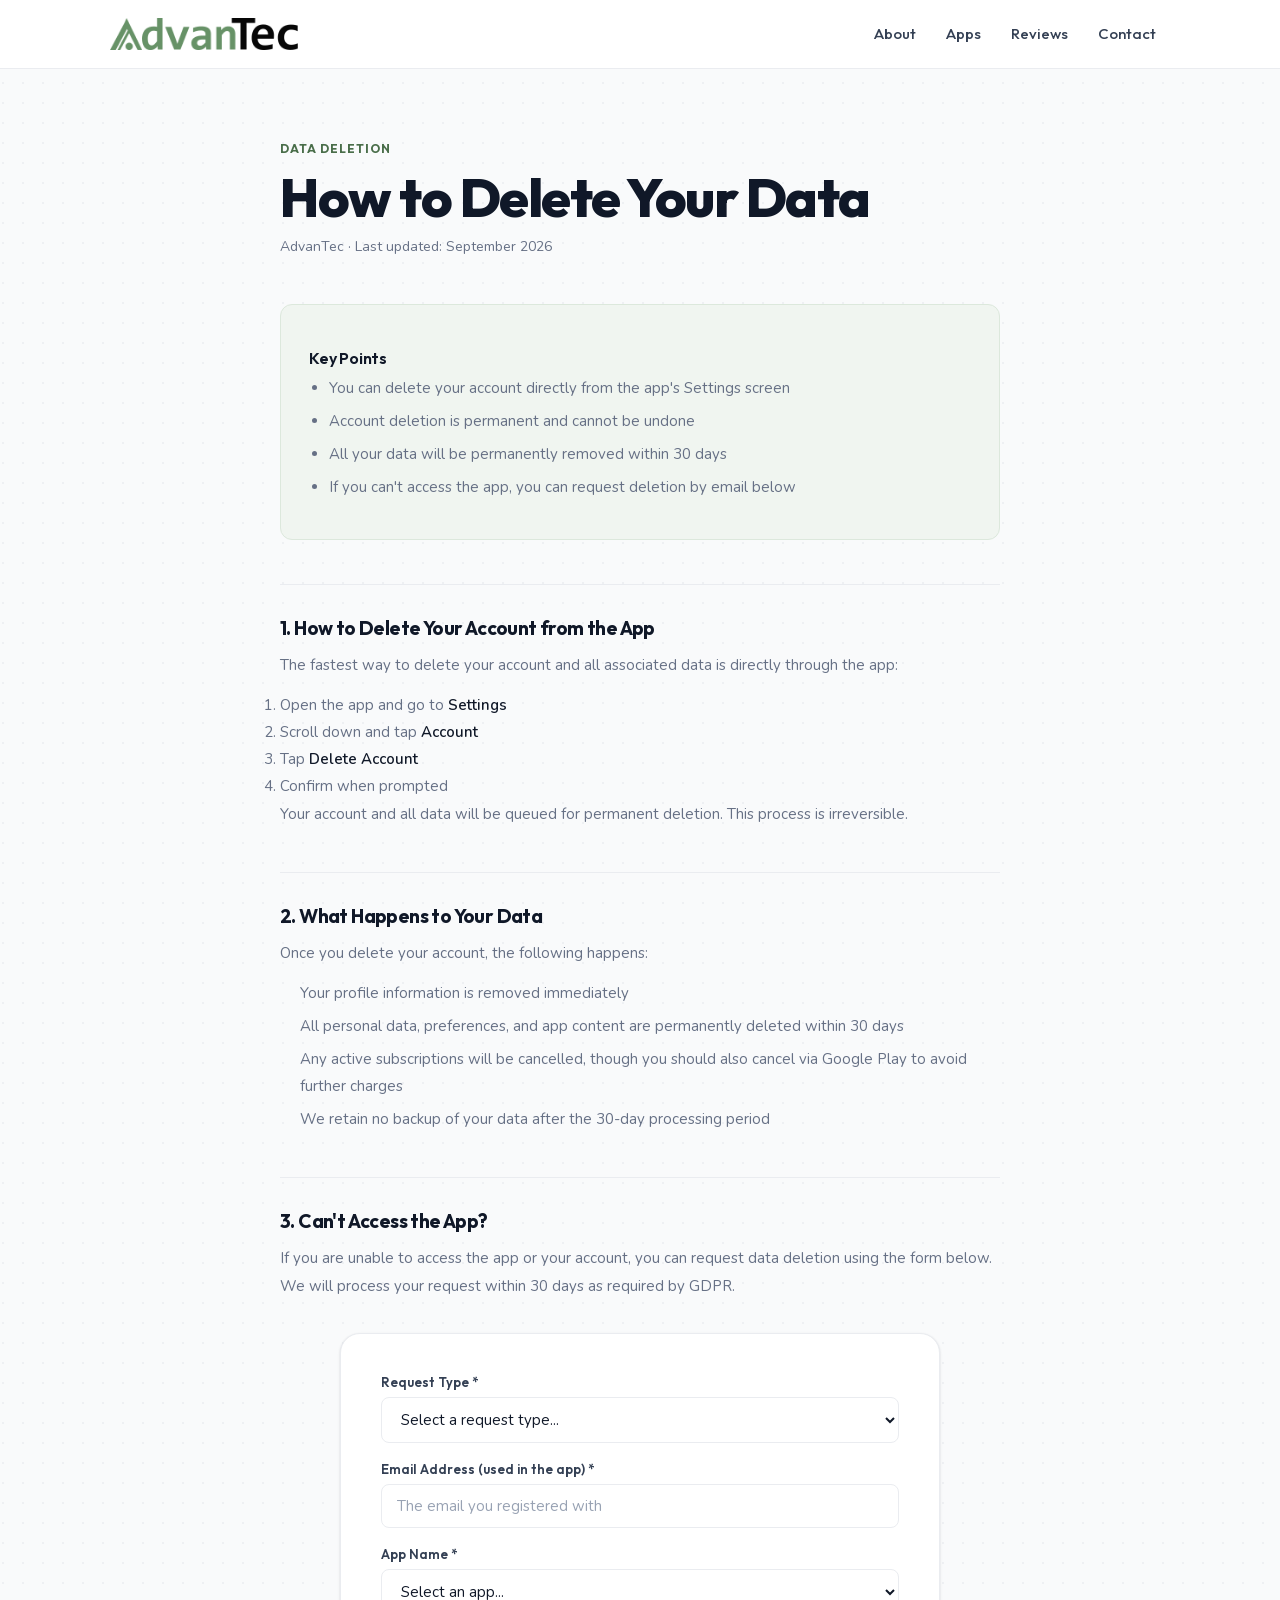
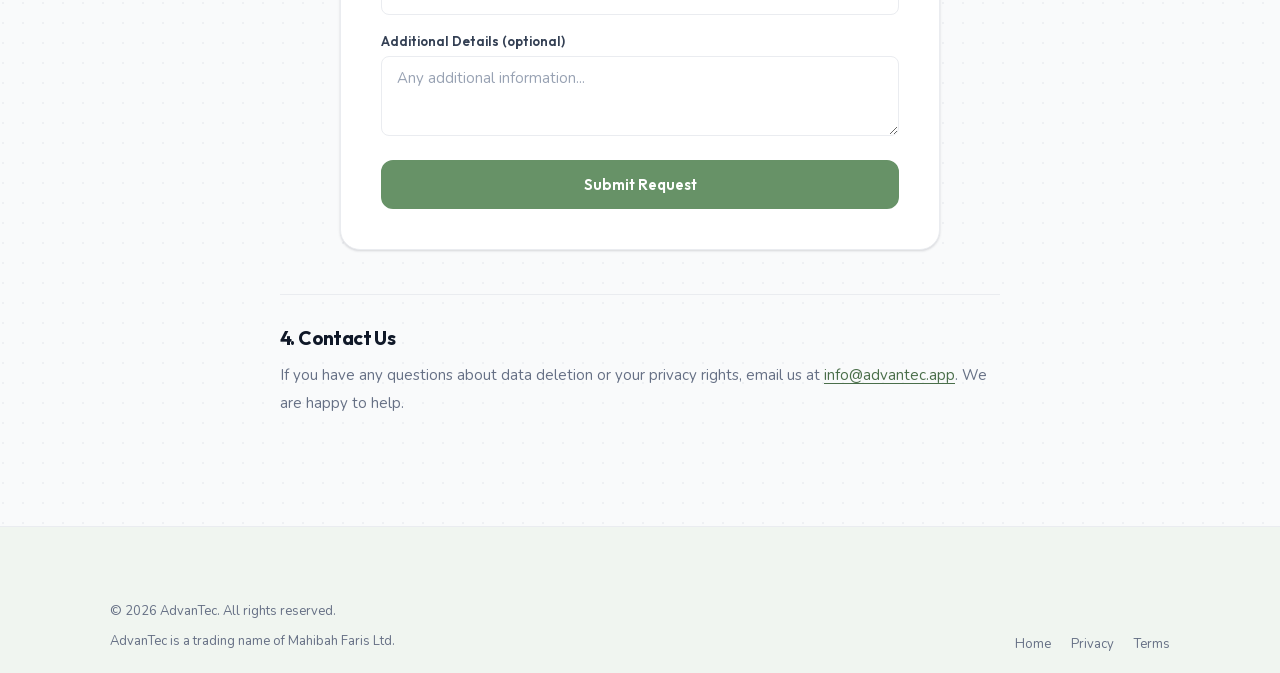
<file: delete-data.html>
<!DOCTYPE html>
<html lang="en">
<head>
  <meta charset="UTF-8" />
  <meta name="viewport" content="width=device-width, initial-scale=1.0" />
  <title>Delete Your Data — AdvanTec</title>
  <meta name="description" content="Learn how to delete your account and data from AdvanTec apps." />
  <link rel="canonical" href="https://advantec.app/delete-data.html" />
  <link rel="icon" type="image/svg+xml" href="/assets/images/favicon.svg" />
  <link rel="icon" type="image/png" sizes="192x192" href="/assets/images/logo.png" />
  <link rel="apple-touch-icon" href="/assets/images/logo.png" />
  <meta name="theme-color" content="#679267" />
  <link rel="stylesheet" href="assets/css/style.css" />
</head>
<body>

<nav>
  <div class="container">
    <div class="nav-wrap">
      <a href="/" class="logo"><img src="assets/images/logo.png" alt="AdvanTec" class="logo-img" /></a>
      <ul class="nav-links">
        <li><a href="/#about">About</a></li>
        <li><a href="/#apps">Apps</a></li>
        <li><a href="/#reviews">Reviews</a></li>
        <li><a href="/#contact">Contact</a></li>
      </ul>
      <div class="hamburger" id="hamburger"><span></span><span></span><span></span></div>
    </div>
  </div>
</nav>
<div class="mobile-menu" id="mobile-menu">
  <a href="/#about">About</a>
  <a href="/#apps">Apps</a>
  <a href="/#reviews">Reviews</a>
  <a href="/#contact">Contact</a>
</div>

<div class="legal">
  <span class="section-tag">Data Deletion</span>
  <h1 style="margin-top:10px;">How to Delete Your Data</h1>
  <span class="meta">AdvanTec · Last updated: September 2026</span>

  <div class="key-points reveal">
    <h3>Key Points</h3>
    <ul>
      <li>You can delete your account directly from the app's Settings screen</li>
      <li>Account deletion is permanent and cannot be undone</li>
      <li>All your data will be permanently removed within 30 days</li>
      <li>If you can't access the app, you can request deletion by email below</li>
    </ul>
  </div>

  <h2>1. How to Delete Your Account from the App</h2>
  <p>The fastest way to delete your account and all associated data is directly through the app:</p>
  <ol>
    <li>Open the app and go to <strong>Settings</strong></li>
    <li>Scroll down and tap <strong>Account</strong></li>
    <li>Tap <strong>Delete Account</strong></li>
    <li>Confirm when prompted</li>
  </ol>
  <p>Your account and all data will be queued for permanent deletion. This process is irreversible.</p>

  <h2>2. What Happens to Your Data</h2>
  <p>Once you delete your account, the following happens:</p>
  <ul>
    <li>Your profile information is removed immediately</li>
    <li>All personal data, preferences, and app content are permanently deleted within 30 days</li>
    <li>Any active subscriptions will be cancelled, though you should also cancel via Google Play to avoid further charges</li>
    <li>We retain no backup of your data after the 30-day processing period</li>
  </ul>

  <h2>3. Can't Access the App?</h2>
  <p>If you are unable to access the app or your account, you can request data deletion using the form below. We will process your request within 30 days as required by GDPR.</p>

  <div class="contact-grid" style="grid-template-columns:1fr;max-width:600px;margin:32px auto 0;">
    <div class="form-box reveal">
      <form data-form="delete" action="https://formspree.io/f/xbgjgobg" method="POST" novalidate>
        <div class="form-group">
          <label class="form-label">Request Type *</label>
          <select class="form-control" name="topic" required>
            <option value="">Select a request type...</option>
            <option value="Delete Account Request">Delete My Account</option>
            <option value="Delete Specific Data Request">Delete Specific Data</option>
          </select>
        </div>
        <div class="form-group">
          <label class="form-label">Email Address (used in the app) *</label>
          <input class="form-control" type="email" name="email" placeholder="The email you registered with" required />
        </div>
        <div class="form-group">
          <label class="form-label">App Name *</label>
          <select class="form-control" name="app" required>
            <option value="">Select an app...</option>
            <option>Gut Diary</option>
            <option>LifeGrid</option>
            <option>Percentyl</option>
            <option>Fondly</option>
            <option>Other</option>
          </select>
        </div>
        <div class="form-group">
          <label class="form-label">Additional Details (optional)</label>
          <textarea class="form-control" name="message" placeholder="Any additional information..." style="min-height:80px;"></textarea>
        </div>
        <button type="submit" class="btn btn-green" style="width:100%;justify-content:center;padding:13px;">Submit Request</button>
        <div class="form-success">Your deletion request has been received. We will process it within 30 days as required by GDPR.</div>
      </form>
    </div>
  </div>

  <h2>4. Contact Us</h2>
  <p>If you have any questions about data deletion or your privacy rights, email us at <a href="mailto:info@advantec.app">info@advantec.app</a>. We are happy to help.</p>
</div>

<footer>
  <div class="container">
    <div class="footer-bottom" style="border-top:none;">
      <div>
        <p style="font-size:13px;color:var(--gray-500);">&copy; 2026 AdvanTec. All rights reserved.</p>
        <p class="footer-entity">AdvanTec is a trading name of Mahibah Faris Ltd.</p>
      </div>
      <div class="footer-links">
        <a href="/">Home</a>
        <a href="privacy.html">Privacy</a>
        <a href="terms.html">Terms</a>
      </div>
    </div>
  </div>
</footer>

<script src="assets/js/main.js"></script>
</body>
</html>
</file>
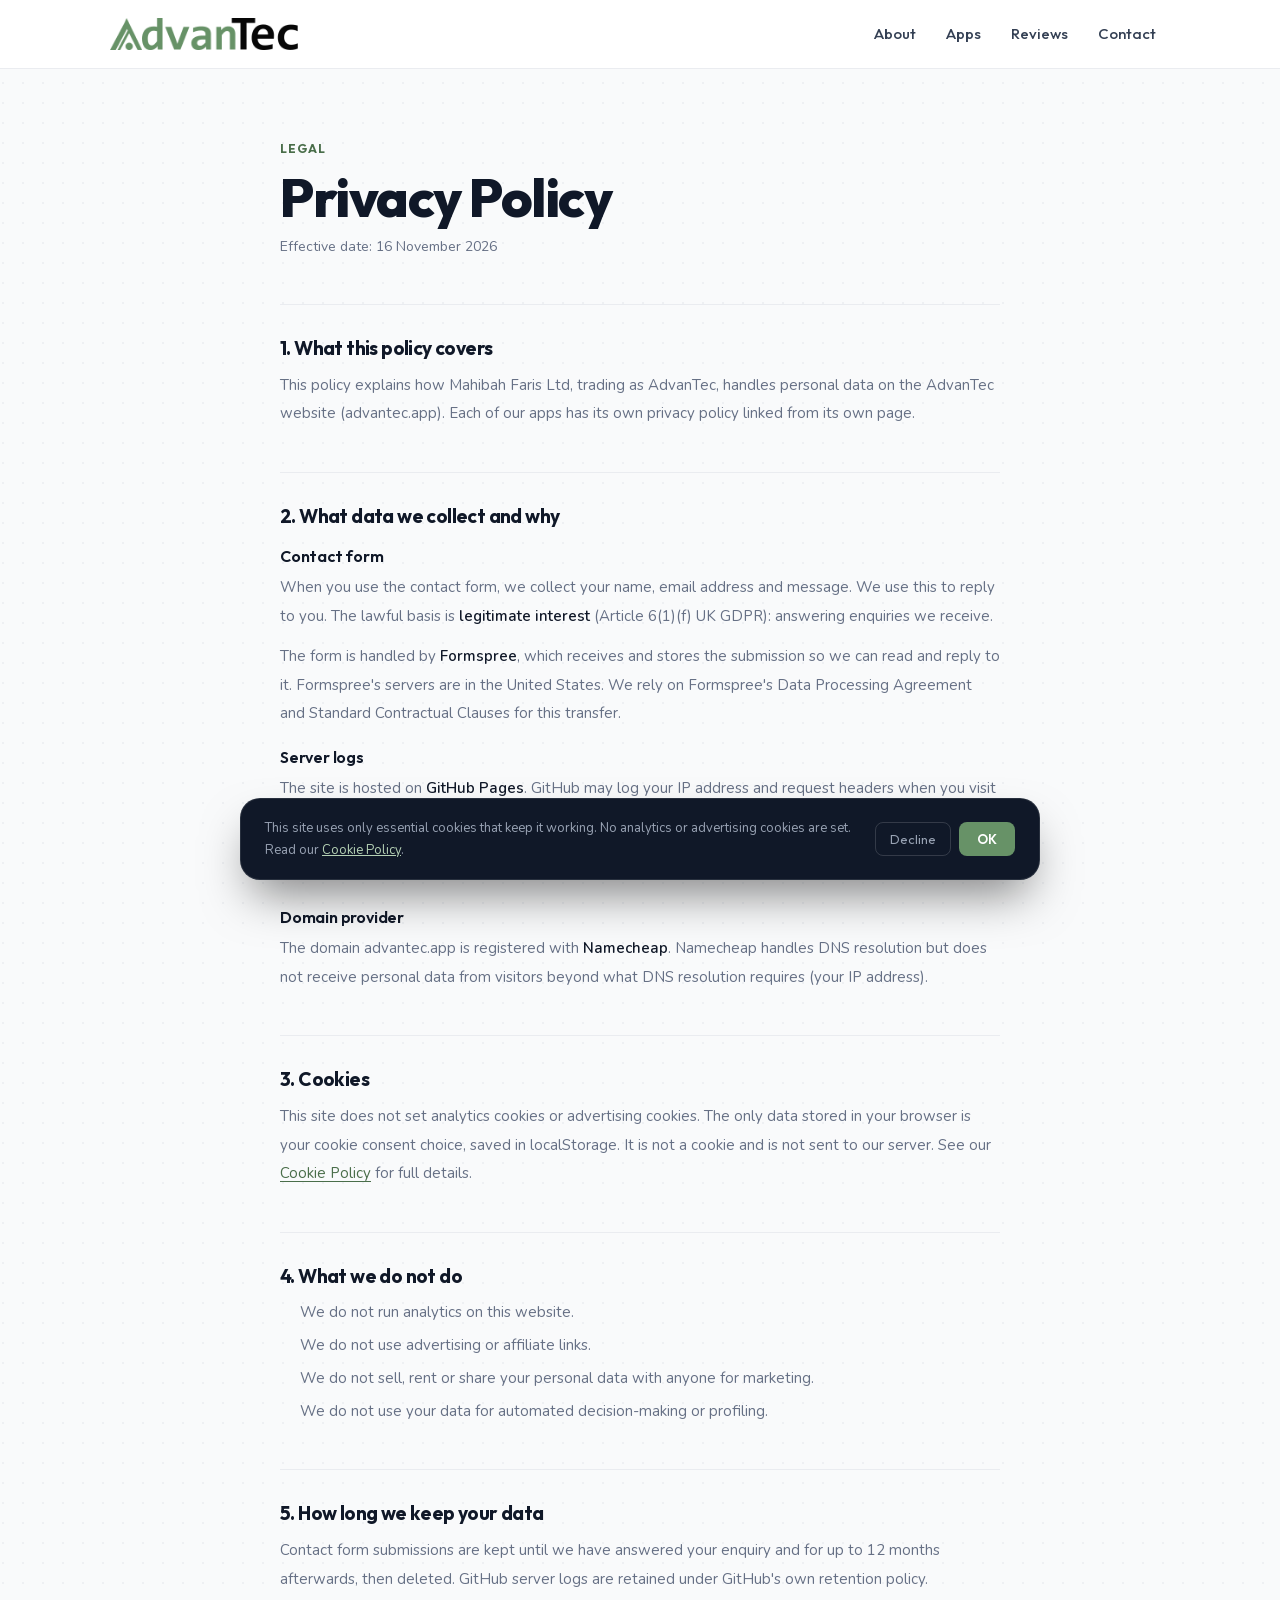
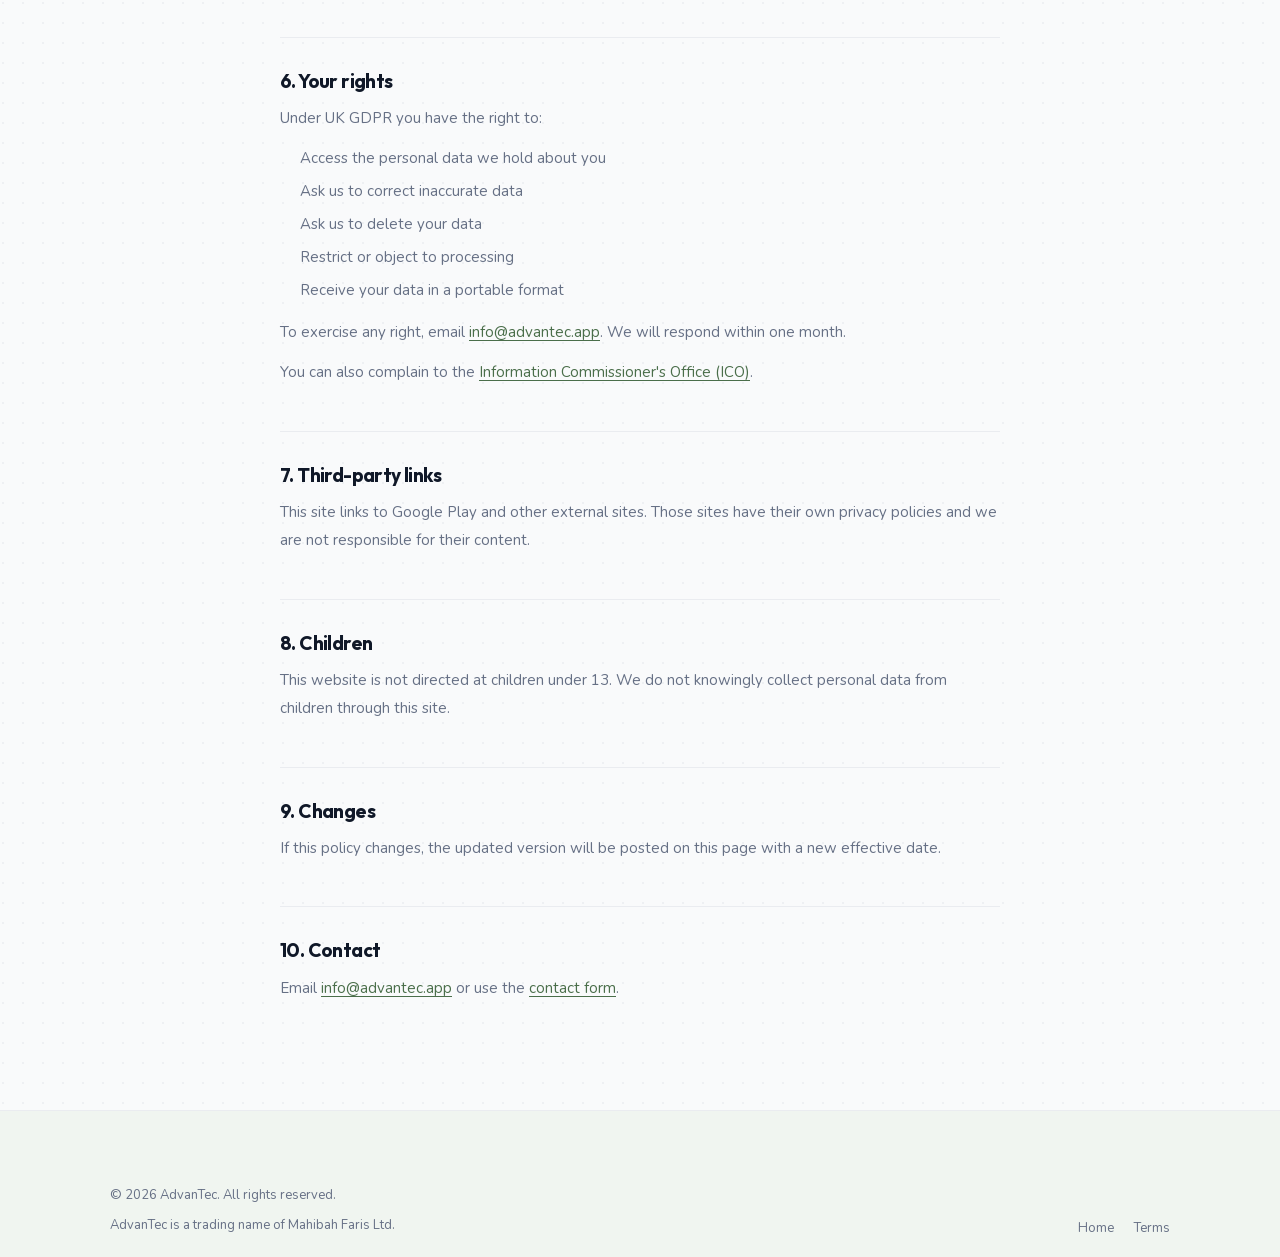
<file: privacy.html>
<!DOCTYPE html>
<html lang="en">
<head>
  <meta charset="UTF-8" />
  <meta name="viewport" content="width=device-width, initial-scale=1.0" />
  <title>Privacy Policy — AdvanTec</title>
  <meta name="description" content="Privacy Policy for the AdvanTec website. How we handle your data under UK GDPR." />
  <link rel="canonical" href="https://advantec.app/privacy.html" />
  <link rel="icon" type="image/svg+xml" href="/assets/images/favicon.svg" />
  <link rel="icon" type="image/png" sizes="192x192" href="/assets/images/logo.png" />
  <link rel="apple-touch-icon" href="/assets/images/logo.png" />
  <meta name="theme-color" content="#679267" />
  <link rel="stylesheet" href="assets/css/style.css" />
</head>
<body>

<nav>
  <div class="container">
    <div class="nav-wrap">
      <a href="/" class="logo"><img src="assets/images/logo.png" alt="AdvanTec" class="logo-img" /></a>
      <ul class="nav-links">
        <li><a href="/#about">About</a></li>
        <li><a href="/#apps">Apps</a></li>
        <li><a href="/#reviews">Reviews</a></li>
        <li><a href="/#contact">Contact</a></li>
      </ul>
      <div class="hamburger" id="hamburger"><span></span><span></span><span></span></div>
    </div>
  </div>
</nav>
<div class="mobile-menu" id="mobile-menu">
  <a href="/#about">About</a>
  <a href="/#apps">Apps</a>
  <a href="/#reviews">Reviews</a>
  <a href="/#contact">Contact</a>
</div>

<div class="legal">
  <span class="section-tag">Legal</span>
  <h1 style="margin-top:10px;">Privacy Policy</h1>
  <span class="meta">Effective date: 16 November 2026</span>

  <h2>1. What this policy covers</h2>
  <p>This policy explains how Mahibah Faris Ltd, trading as AdvanTec, handles personal data on the AdvanTec website (advantec.app). Each of our apps has its own privacy policy linked from its own page.</p>

  <h2>2. What data we collect and why</h2>

  <h3>Contact form</h3>
  <p>When you use the contact form, we collect your name, email address and message. We use this to reply to you. The lawful basis is <strong>legitimate interest</strong> (Article 6(1)(f) UK GDPR): answering enquiries we receive.</p>
  <p>The form is handled by <strong>Formspree</strong>, which receives and stores the submission so we can read and reply to it. Formspree's servers are in the United States. We rely on Formspree's Data Processing Agreement and Standard Contractual Clauses for this transfer.</p>

  <h3>Server logs</h3>
  <p>The site is hosted on <strong>GitHub Pages</strong>. GitHub may log your IP address and request headers when you visit any page. This is standard web hosting. The lawful basis is <strong>legitimate interest</strong> (keeping the site running and secure). GitHub's servers are in the United States. We rely on GitHub's Data Processing Agreement for this transfer.</p>

  <h3>Domain provider</h3>
  <p>The domain advantec.app is registered with <strong>Namecheap</strong>. Namecheap handles DNS resolution but does not receive personal data from visitors beyond what DNS resolution requires (your IP address).</p>

  <h2>3. Cookies</h2>
  <p>This site does not set analytics cookies or advertising cookies. The only data stored in your browser is your cookie consent choice, saved in localStorage. It is not a cookie and is not sent to our server. See our <a href="cookies.html">Cookie Policy</a> for full details.</p>

  <h2>4. What we do not do</h2>
  <ul>
    <li>We do not run analytics on this website.</li>
    <li>We do not use advertising or affiliate links.</li>
    <li>We do not sell, rent or share your personal data with anyone for marketing.</li>
    <li>We do not use your data for automated decision-making or profiling.</li>
  </ul>

  <h2>5. How long we keep your data</h2>
  <p>Contact form submissions are kept until we have answered your enquiry and for up to 12 months afterwards, then deleted. GitHub server logs are retained under GitHub's own retention policy.</p>

  <h2>6. Your rights</h2>
  <p>Under UK GDPR you have the right to:</p>
  <ul>
    <li>Access the personal data we hold about you</li>
    <li>Ask us to correct inaccurate data</li>
    <li>Ask us to delete your data</li>
    <li>Restrict or object to processing</li>
    <li>Receive your data in a portable format</li>
  </ul>
  <p>To exercise any right, email <a href="mailto:info@advantec.app">info@advantec.app</a>. We will respond within one month.</p>
  <p>You can also complain to the <a href="https://ico.org.uk" target="_blank" rel="noopener">Information Commissioner's Office (ICO)</a>.</p>

  <h2>7. Third-party links</h2>
  <p>This site links to Google Play and other external sites. Those sites have their own privacy policies and we are not responsible for their content.</p>

  <h2>8. Children</h2>
  <p>This website is not directed at children under 13. We do not knowingly collect personal data from children through this site.</p>

  <h2>9. Changes</h2>
  <p>If this policy changes, the updated version will be posted on this page with a new effective date.</p>

  <h2>10. Contact</h2>
  <p>Email <a href="mailto:info@advantec.app">info@advantec.app</a> or use the <a href="/#contact">contact form</a>.</p>
</div>

<footer>
  <div class="container">
    <div class="footer-bottom" style="border-top:none;">
      <div>
        <p>&copy; 2026 AdvanTec. All rights reserved.</p>
        <p class="footer-entity">AdvanTec is a trading name of Mahibah Faris Ltd.</p>
      </div>
      <div class="footer-links">
        <a href="/">Home</a>
        <a href="terms.html">Terms</a>
      </div>
    </div>
  </div>
</footer>

<div class="cookie-banner hidden" id="cookie-banner">
  <p class="cookie-text">This site uses only essential cookies that keep it working. No analytics or advertising cookies are set. Read our <a href="cookies.html">Cookie Policy</a>.</p>
  <div class="cookie-actions">
    <button class="cookie-decline" id="cookie-decline">Decline</button>
    <button class="cookie-accept" id="cookie-accept">OK</button>
  </div>
</div>

<script src="assets/js/main.js"></script>
</body>
</html>
</file>
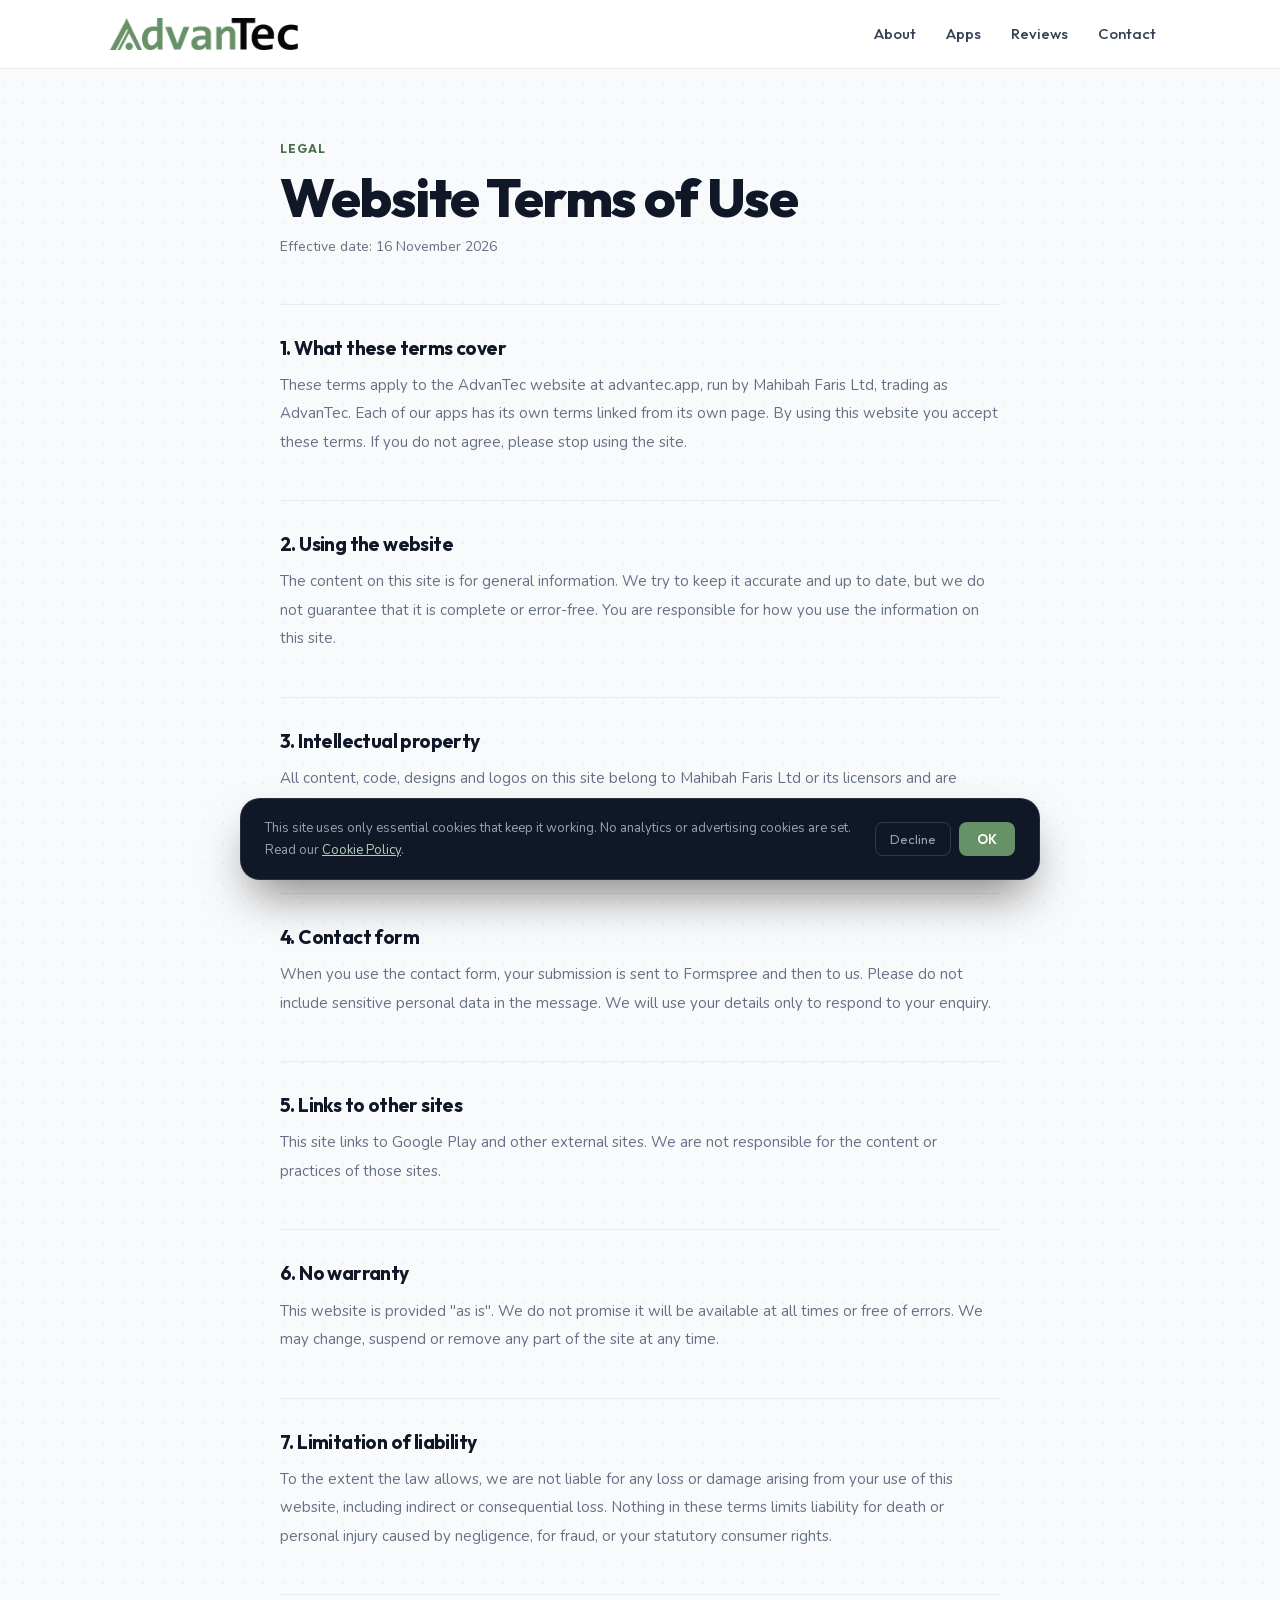
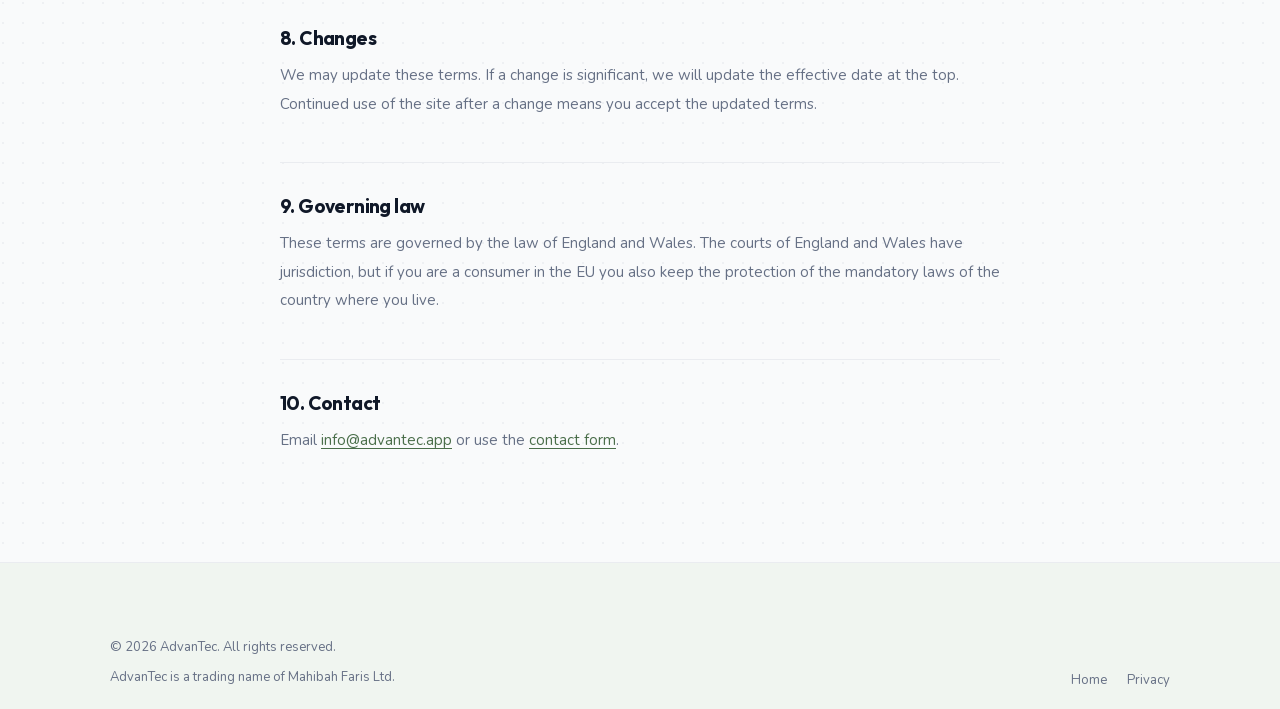
<file: terms.html>
<!DOCTYPE html>
<html lang="en">
<head>
  <meta charset="UTF-8" />
  <meta name="viewport" content="width=device-width, initial-scale=1.0" />
  <title>Website Terms of Use — AdvanTec</title>
  <meta name="description" content="Terms of use for the AdvanTec website." />
  <link rel="canonical" href="https://advantec.app/terms.html" />
  <link rel="icon" type="image/svg+xml" href="/assets/images/favicon.svg" />
  <link rel="icon" type="image/png" sizes="192x192" href="/assets/images/logo.png" />
  <link rel="apple-touch-icon" href="/assets/images/logo.png" />
  <meta name="theme-color" content="#679267" />
  <link rel="stylesheet" href="assets/css/style.css" />
</head>
<body>

<nav>
  <div class="container">
    <div class="nav-wrap">
      <a href="/" class="logo"><img src="assets/images/logo.png" alt="AdvanTec" class="logo-img" /></a>
      <ul class="nav-links">
        <li><a href="/#about">About</a></li>
        <li><a href="/#apps">Apps</a></li>
        <li><a href="/#reviews">Reviews</a></li>
        <li><a href="/#contact">Contact</a></li>
      </ul>
      <div class="hamburger" id="hamburger"><span></span><span></span><span></span></div>
    </div>
  </div>
</nav>
<div class="mobile-menu" id="mobile-menu">
  <a href="/#about">About</a>
  <a href="/#apps">Apps</a>
  <a href="/#reviews">Reviews</a>
  <a href="/#contact">Contact</a>
</div>

<div class="legal">
  <span class="section-tag">Legal</span>
  <h1 style="margin-top:10px;">Website Terms of Use</h1>
  <span class="meta">Effective date: 16 November 2026</span>

  <h2>1. What these terms cover</h2>
  <p>These terms apply to the AdvanTec website at advantec.app, run by Mahibah Faris Ltd, trading as AdvanTec. Each of our apps has its own terms linked from its own page. By using this website you accept these terms. If you do not agree, please stop using the site.</p>

  <h2>2. Using the website</h2>
  <p>The content on this site is for general information. We try to keep it accurate and up to date, but we do not guarantee that it is complete or error-free. You are responsible for how you use the information on this site.</p>

  <h2>3. Intellectual property</h2>
  <p>All content, code, designs and logos on this site belong to Mahibah Faris Ltd or its licensors and are protected by copyright. You may view and print pages for personal use. You may not copy, reproduce, distribute or modify our work without written permission.</p>

  <h2>4. Contact form</h2>
  <p>When you use the contact form, your submission is sent to Formspree and then to us. Please do not include sensitive personal data in the message. We will use your details only to respond to your enquiry.</p>

  <h2>5. Links to other sites</h2>
  <p>This site links to Google Play and other external sites. We are not responsible for the content or practices of those sites.</p>

  <h2>6. No warranty</h2>
  <p>This website is provided "as is". We do not promise it will be available at all times or free of errors. We may change, suspend or remove any part of the site at any time.</p>

  <h2>7. Limitation of liability</h2>
  <p>To the extent the law allows, we are not liable for any loss or damage arising from your use of this website, including indirect or consequential loss. Nothing in these terms limits liability for death or personal injury caused by negligence, for fraud, or your statutory consumer rights.</p>

  <h2>8. Changes</h2>
  <p>We may update these terms. If a change is significant, we will update the effective date at the top. Continued use of the site after a change means you accept the updated terms.</p>

  <h2>9. Governing law</h2>
  <p>These terms are governed by the law of England and Wales. The courts of England and Wales have jurisdiction, but if you are a consumer in the EU you also keep the protection of the mandatory laws of the country where you live.</p>

  <h2>10. Contact</h2>
  <p>Email <a href="mailto:info@advantec.app">info@advantec.app</a> or use the <a href="/#contact">contact form</a>.</p>
</div>

<footer>
  <div class="container">
    <div class="footer-bottom" style="border-top:none;">
      <div>
        <p>&copy; 2026 AdvanTec. All rights reserved.</p>
        <p class="footer-entity">AdvanTec is a trading name of Mahibah Faris Ltd.</p>
      </div>
      <div class="footer-links">
        <a href="/">Home</a>
        <a href="privacy.html">Privacy</a>
      </div>
    </div>
  </div>
</footer>

<div class="cookie-banner hidden" id="cookie-banner">
  <p class="cookie-text">This site uses only essential cookies that keep it working. No analytics or advertising cookies are set. Read our <a href="cookies.html">Cookie Policy</a>.</p>
  <div class="cookie-actions">
    <button class="cookie-decline" id="cookie-decline">Decline</button>
    <button class="cookie-accept" id="cookie-accept">OK</button>
  </div>
</div>

<script src="assets/js/main.js"></script>
</body>
</html>
</file>
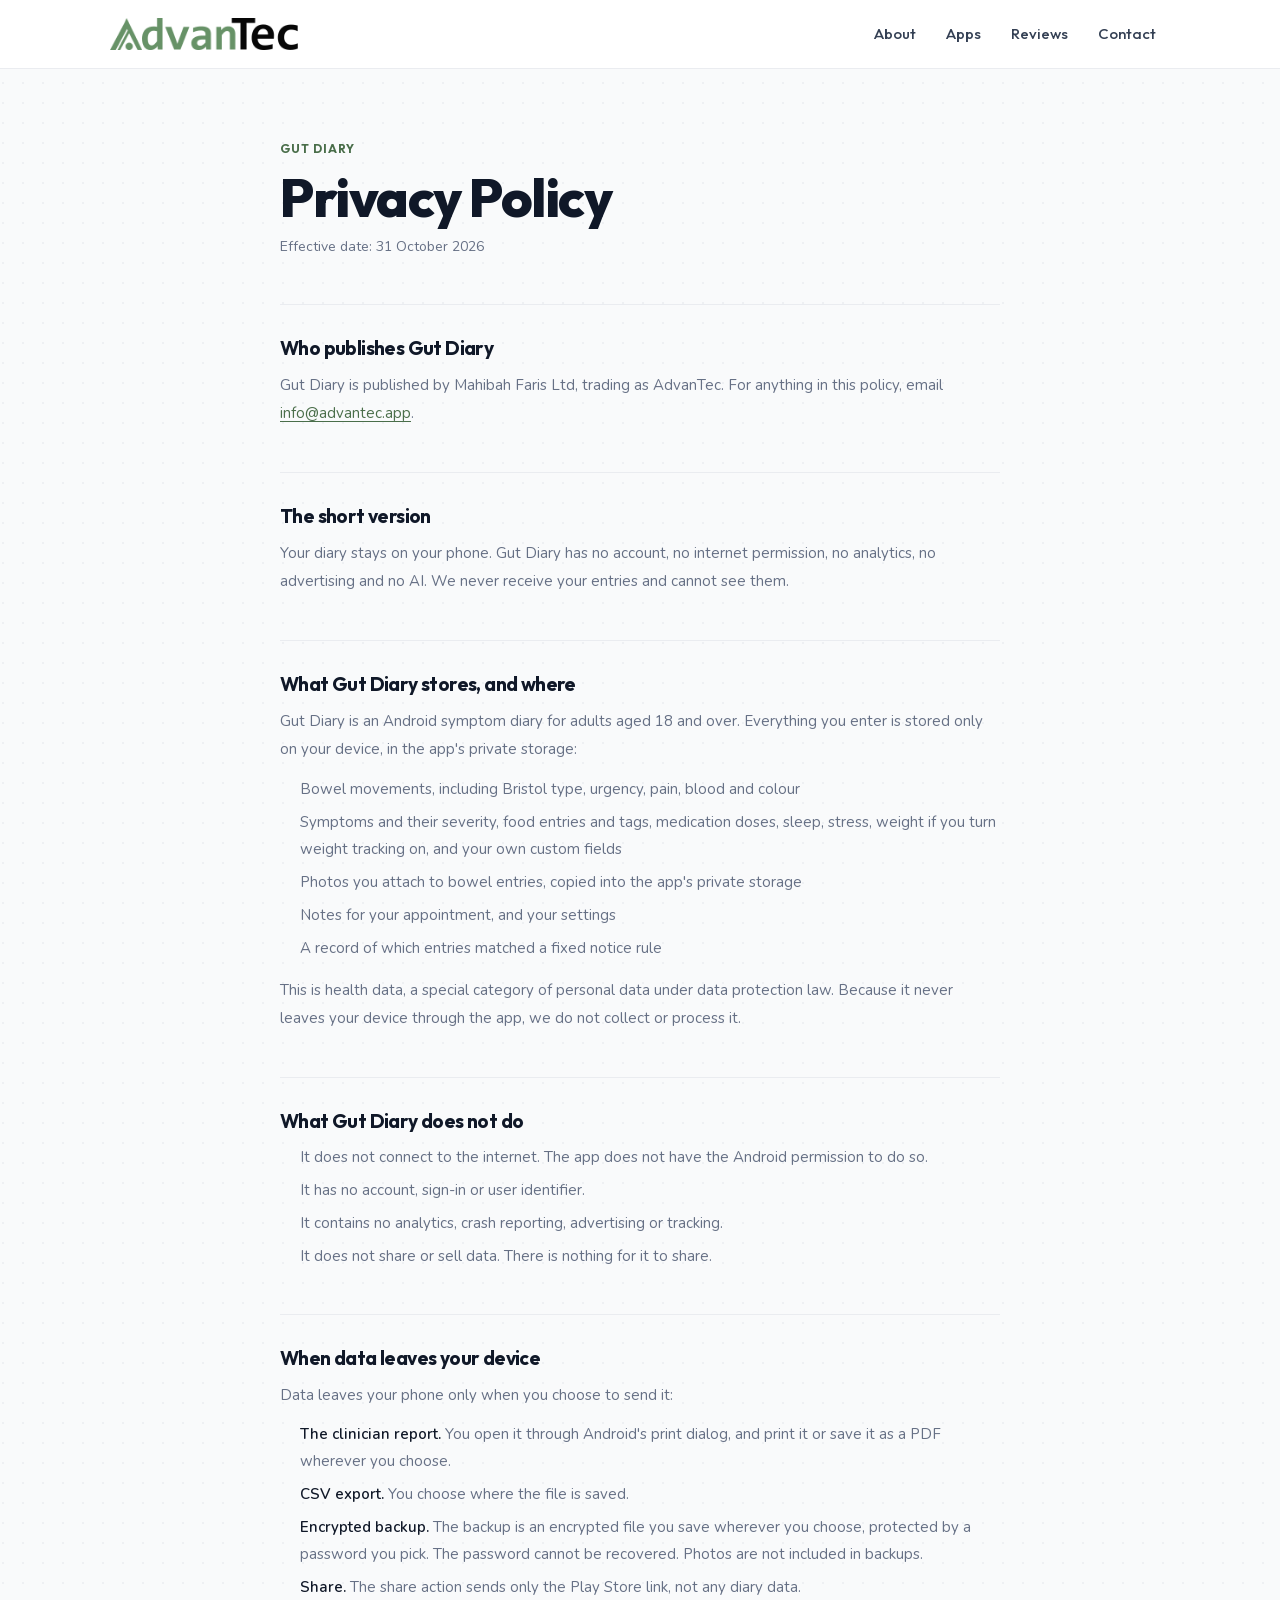
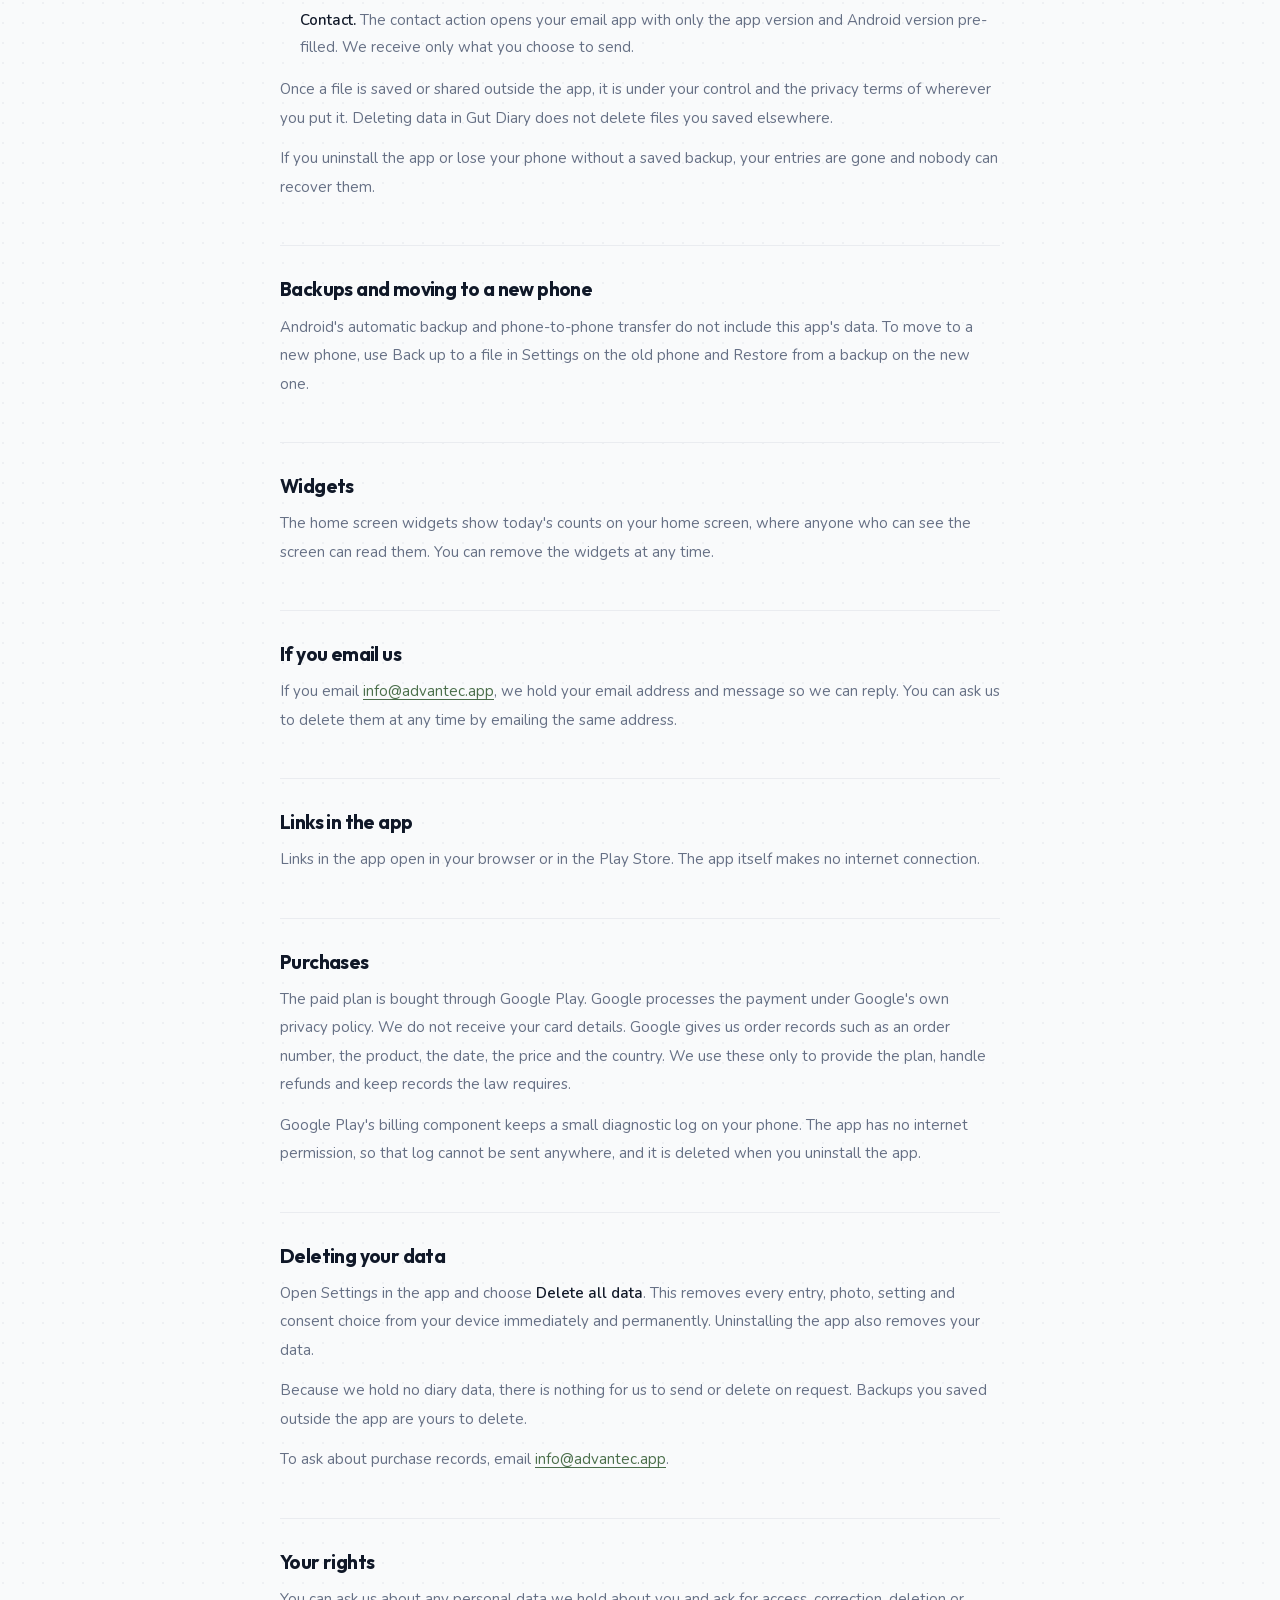
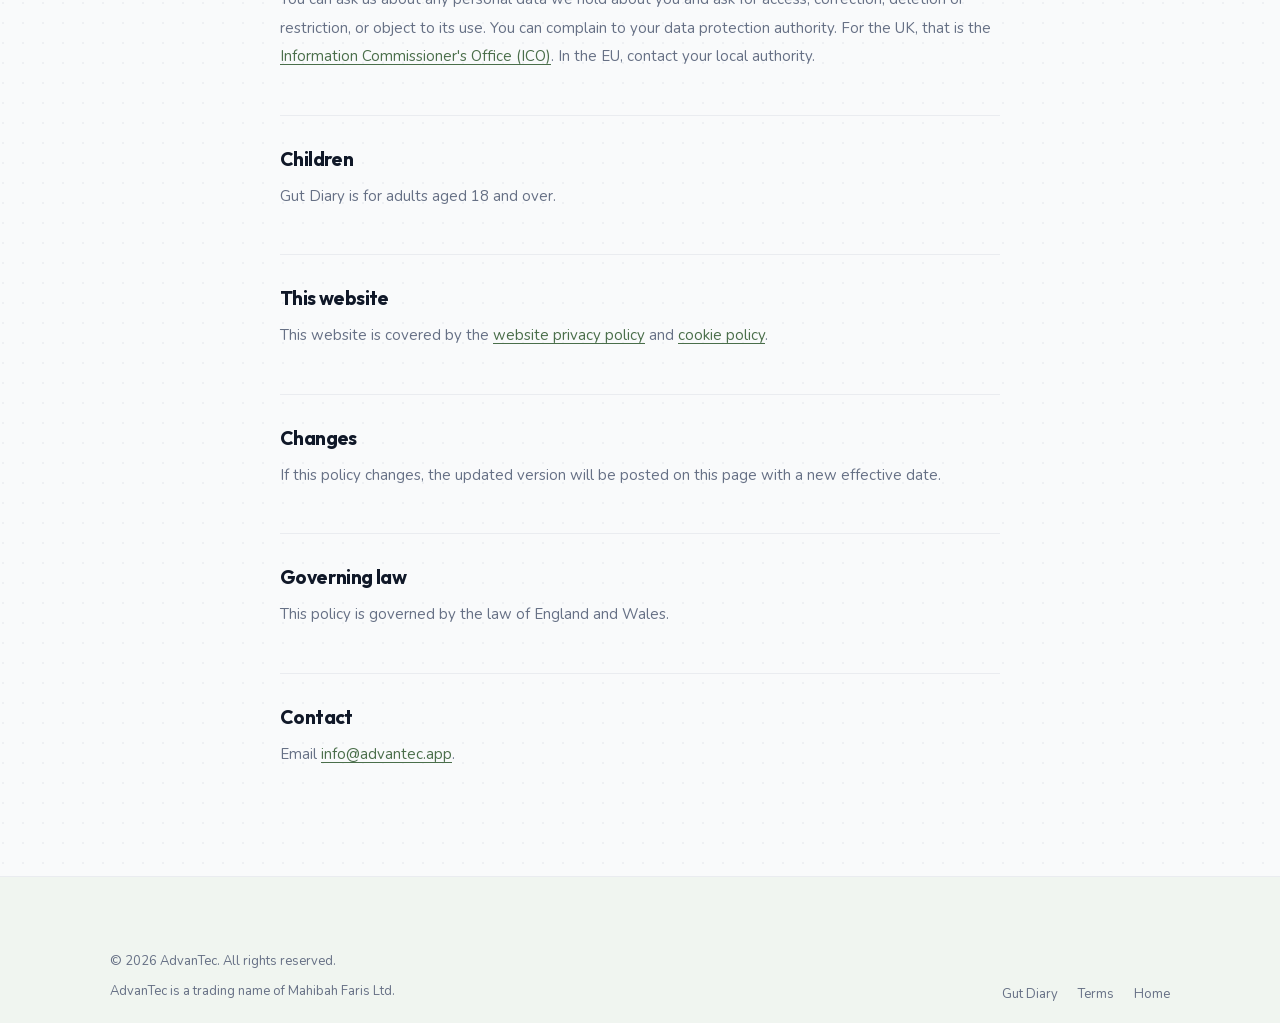
<file: gut-diary/privacy.html>
<!DOCTYPE html>
<html lang="en">
<head>
  <meta charset="UTF-8" />
  <meta name="viewport" content="width=device-width, initial-scale=1.0" />
  <title>Privacy Policy — Gut Diary</title>
  <meta name="description" content="Privacy Policy for the Gut Diary app. Your entries stay on your phone." />
  <link rel="canonical" href="https://advantec.app/gut-diary/privacy.html" />
  <link rel="icon" type="image/svg+xml" href="/assets/images/favicon.svg" />
  <link rel="icon" type="image/png" sizes="192x192" href="/assets/images/logo.png" />
  <link rel="apple-touch-icon" href="/assets/images/logo.png" />
  <meta name="theme-color" content="#679267" />
  <link rel="stylesheet" href="/assets/css/style.css" />
</head>
<body>

<nav>
  <div class="container">
    <div class="nav-wrap">
      <a href="/" class="logo"><img src="/assets/images/logo.png" alt="AdvanTec" class="logo-img" /></a>
      <ul class="nav-links">
        <li><a href="/#about">About</a></li>
        <li><a href="/#apps">Apps</a></li>
        <li><a href="/#reviews">Reviews</a></li>
        <li><a href="/#contact">Contact</a></li>
      </ul>
      <div class="hamburger" id="hamburger"><span></span><span></span><span></span></div>
    </div>
  </div>
</nav>
<div class="mobile-menu" id="mobile-menu">
  <a href="/#about">About</a>
  <a href="/#apps">Apps</a>
  <a href="/#reviews">Reviews</a>
  <a href="/#contact">Contact</a>
</div>

<div class="legal">
  <span class="section-tag">Gut Diary</span>
  <h1 style="margin-top:10px;">Privacy Policy</h1>
  <span class="meta">Effective date: 31 October 2026</span>

  <h2>Who publishes Gut Diary</h2>
  <p>Gut Diary is published by Mahibah Faris Ltd, trading as AdvanTec. For anything in this policy, email <a href="mailto:info@advantec.app">info@advantec.app</a>.</p>

  <h2>The short version</h2>
  <p>Your diary stays on your phone. Gut Diary has no account, no internet permission, no analytics, no advertising and no AI. We never receive your entries and cannot see them.</p>

  <h2>What Gut Diary stores, and where</h2>
  <p>Gut Diary is an Android symptom diary for adults aged 18 and over. Everything you enter is stored only on your device, in the app's private storage:</p>
  <ul>
    <li>Bowel movements, including Bristol type, urgency, pain, blood and colour</li>
    <li>Symptoms and their severity, food entries and tags, medication doses, sleep, stress, weight if you turn weight tracking on, and your own custom fields</li>
    <li>Photos you attach to bowel entries, copied into the app's private storage</li>
    <li>Notes for your appointment, and your settings</li>
    <li>A record of which entries matched a fixed notice rule</li>
  </ul>
  <p>This is health data, a special category of personal data under data protection law. Because it never leaves your device through the app, we do not collect or process it.</p>

  <h2>What Gut Diary does not do</h2>
  <ul>
    <li>It does not connect to the internet. The app does not have the Android permission to do so.</li>
    <li>It has no account, sign-in or user identifier.</li>
    <li>It contains no analytics, crash reporting, advertising or tracking.</li>
    <li>It does not share or sell data. There is nothing for it to share.</li>
  </ul>

  <h2>When data leaves your device</h2>
  <p>Data leaves your phone only when you choose to send it:</p>
  <ul>
    <li><strong>The clinician report.</strong> You open it through Android's print dialog, and print it or save it as a PDF wherever you choose.</li>
    <li><strong>CSV export.</strong> You choose where the file is saved.</li>
    <li><strong>Encrypted backup.</strong> The backup is an encrypted file you save wherever you choose, protected by a password you pick. The password cannot be recovered. Photos are not included in backups.</li>
    <li><strong>Share.</strong> The share action sends only the Play Store link, not any diary data.</li>
    <li><strong>Contact.</strong> The contact action opens your email app with only the app version and Android version pre-filled. We receive only what you choose to send.</li>
  </ul>
  <p>Once a file is saved or shared outside the app, it is under your control and the privacy terms of wherever you put it. Deleting data in Gut Diary does not delete files you saved elsewhere.</p>
  <p>If you uninstall the app or lose your phone without a saved backup, your entries are gone and nobody can recover them.</p>

  <h2>Backups and moving to a new phone</h2>
  <p>Android's automatic backup and phone-to-phone transfer do not include this app's data. To move to a new phone, use Back up to a file in Settings on the old phone and Restore from a backup on the new one.</p>

  <h2>Widgets</h2>
  <p>The home screen widgets show today's counts on your home screen, where anyone who can see the screen can read them. You can remove the widgets at any time.</p>

  <h2>If you email us</h2>
  <p>If you email <a href="mailto:info@advantec.app">info@advantec.app</a>, we hold your email address and message so we can reply. You can ask us to delete them at any time by emailing the same address.</p>

  <h2>Links in the app</h2>
  <p>Links in the app open in your browser or in the Play Store. The app itself makes no internet connection.</p>

  <h2>Purchases</h2>
  <p>The paid plan is bought through Google Play. Google processes the payment under Google's own privacy policy. We do not receive your card details. Google gives us order records such as an order number, the product, the date, the price and the country. We use these only to provide the plan, handle refunds and keep records the law requires.</p>
  <p>Google Play's billing component keeps a small diagnostic log on your phone. The app has no internet permission, so that log cannot be sent anywhere, and it is deleted when you uninstall the app.</p>

  <h2>Deleting your data</h2>
  <p>Open Settings in the app and choose <strong>Delete all data</strong>. This removes every entry, photo, setting and consent choice from your device immediately and permanently. Uninstalling the app also removes your data.</p>
  <p>Because we hold no diary data, there is nothing for us to send or delete on request. Backups you saved outside the app are yours to delete.</p>
  <p>To ask about purchase records, email <a href="mailto:info@advantec.app">info@advantec.app</a>.</p>

  <h2>Your rights</h2>
  <p>You can ask us about any personal data we hold about you and ask for access, correction, deletion or restriction, or object to its use. You can complain to your data protection authority. For the UK, that is the <a href="https://ico.org.uk" target="_blank" rel="noopener">Information Commissioner's Office (ICO)</a>. In the EU, contact your local authority.</p>

  <h2>Children</h2>
  <p>Gut Diary is for adults aged 18 and over.</p>

  <h2>This website</h2>
  <p>This website is covered by the <a href="/privacy.html">website privacy policy</a> and <a href="/cookies.html">cookie policy</a>.</p>

  <h2>Changes</h2>
  <p>If this policy changes, the updated version will be posted on this page with a new effective date.</p>

  <h2>Governing law</h2>
  <p>This policy is governed by the law of England and Wales.</p>

  <h2>Contact</h2>
  <p>Email <a href="mailto:info@advantec.app">info@advantec.app</a>.</p>
</div>

<footer>
  <div class="container">
    <div class="footer-bottom" style="border-top:none;">
      <div>
        <p>&copy; 2026 AdvanTec. All rights reserved.</p>
        <p class="footer-entity">AdvanTec is a trading name of Mahibah Faris Ltd.</p>
      </div>
      <div class="footer-links">
        <a href="/gut-diary/">Gut Diary</a>
        <a href="/gut-diary/terms.html">Terms</a>
        <a href="/">Home</a>
      </div>
    </div>
  </div>
</footer>

<script src="/assets/js/main.js"></script>
</body>
</html>
</file>
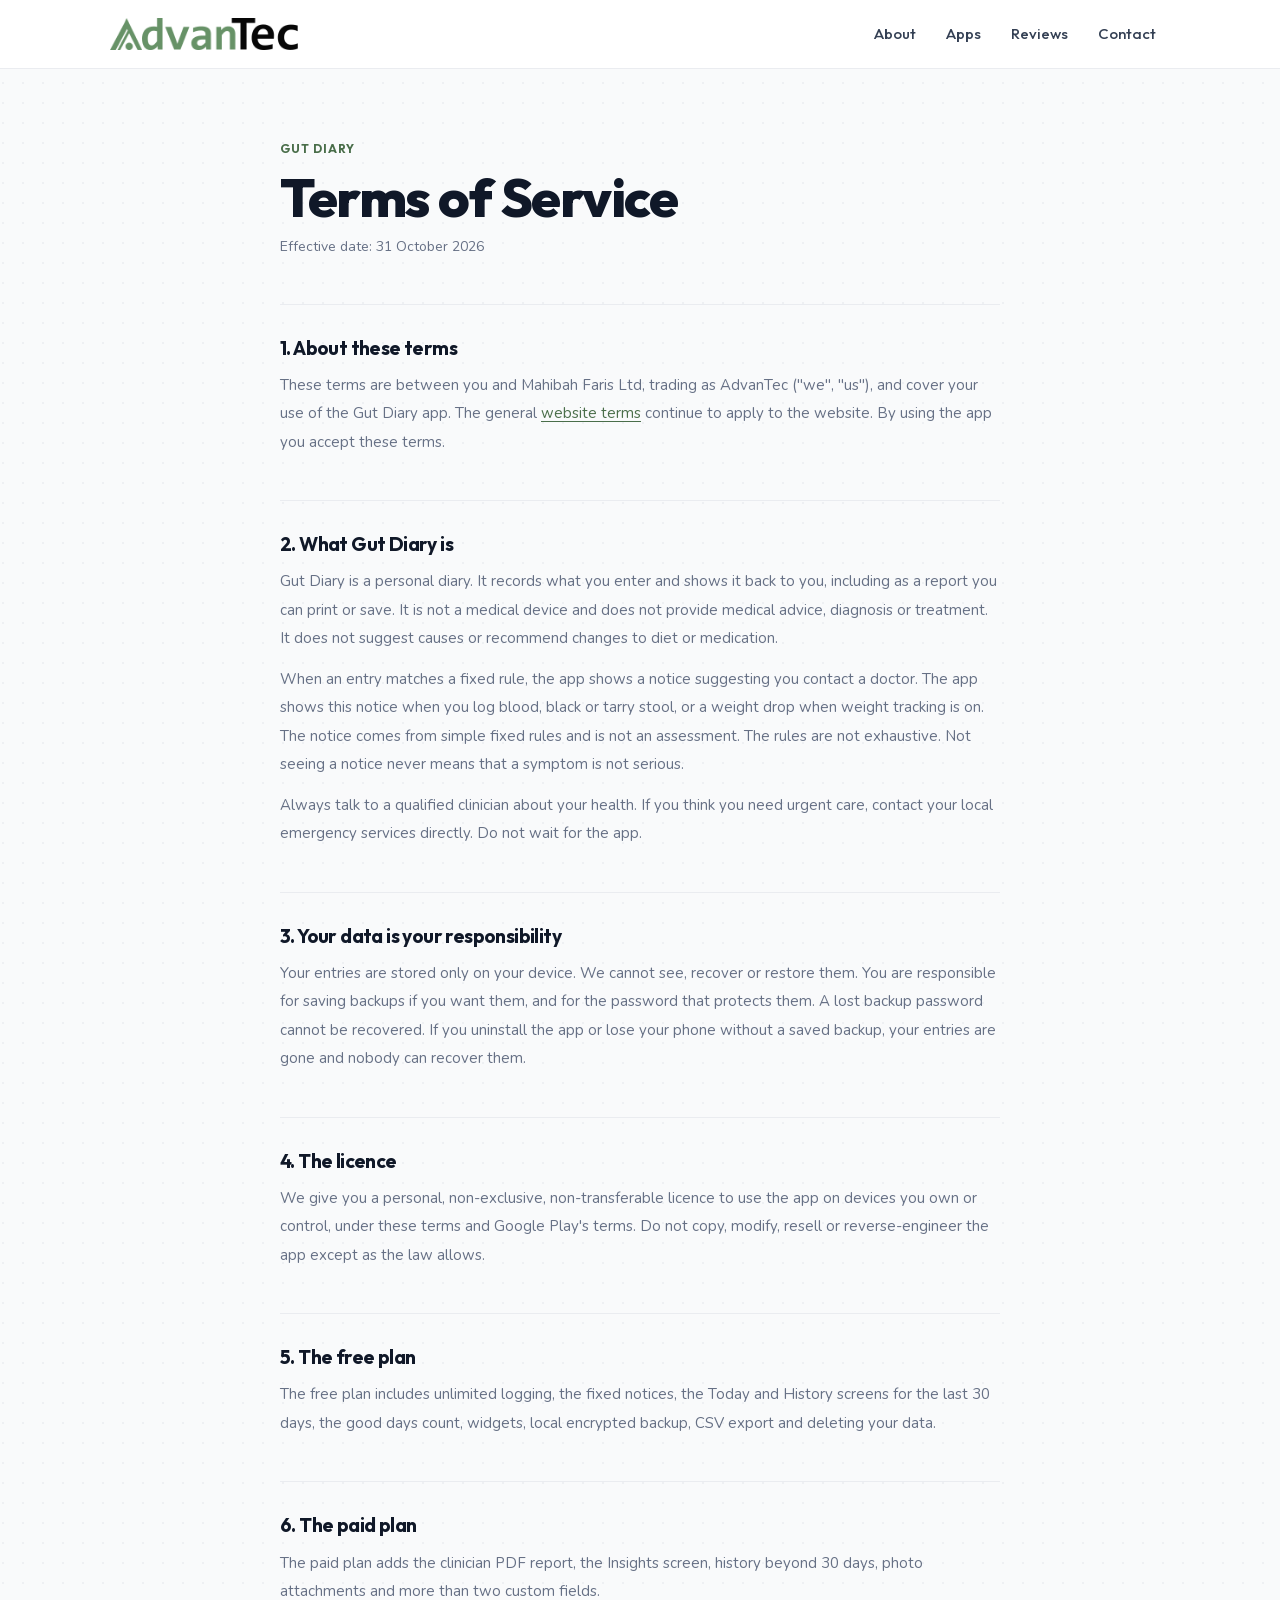
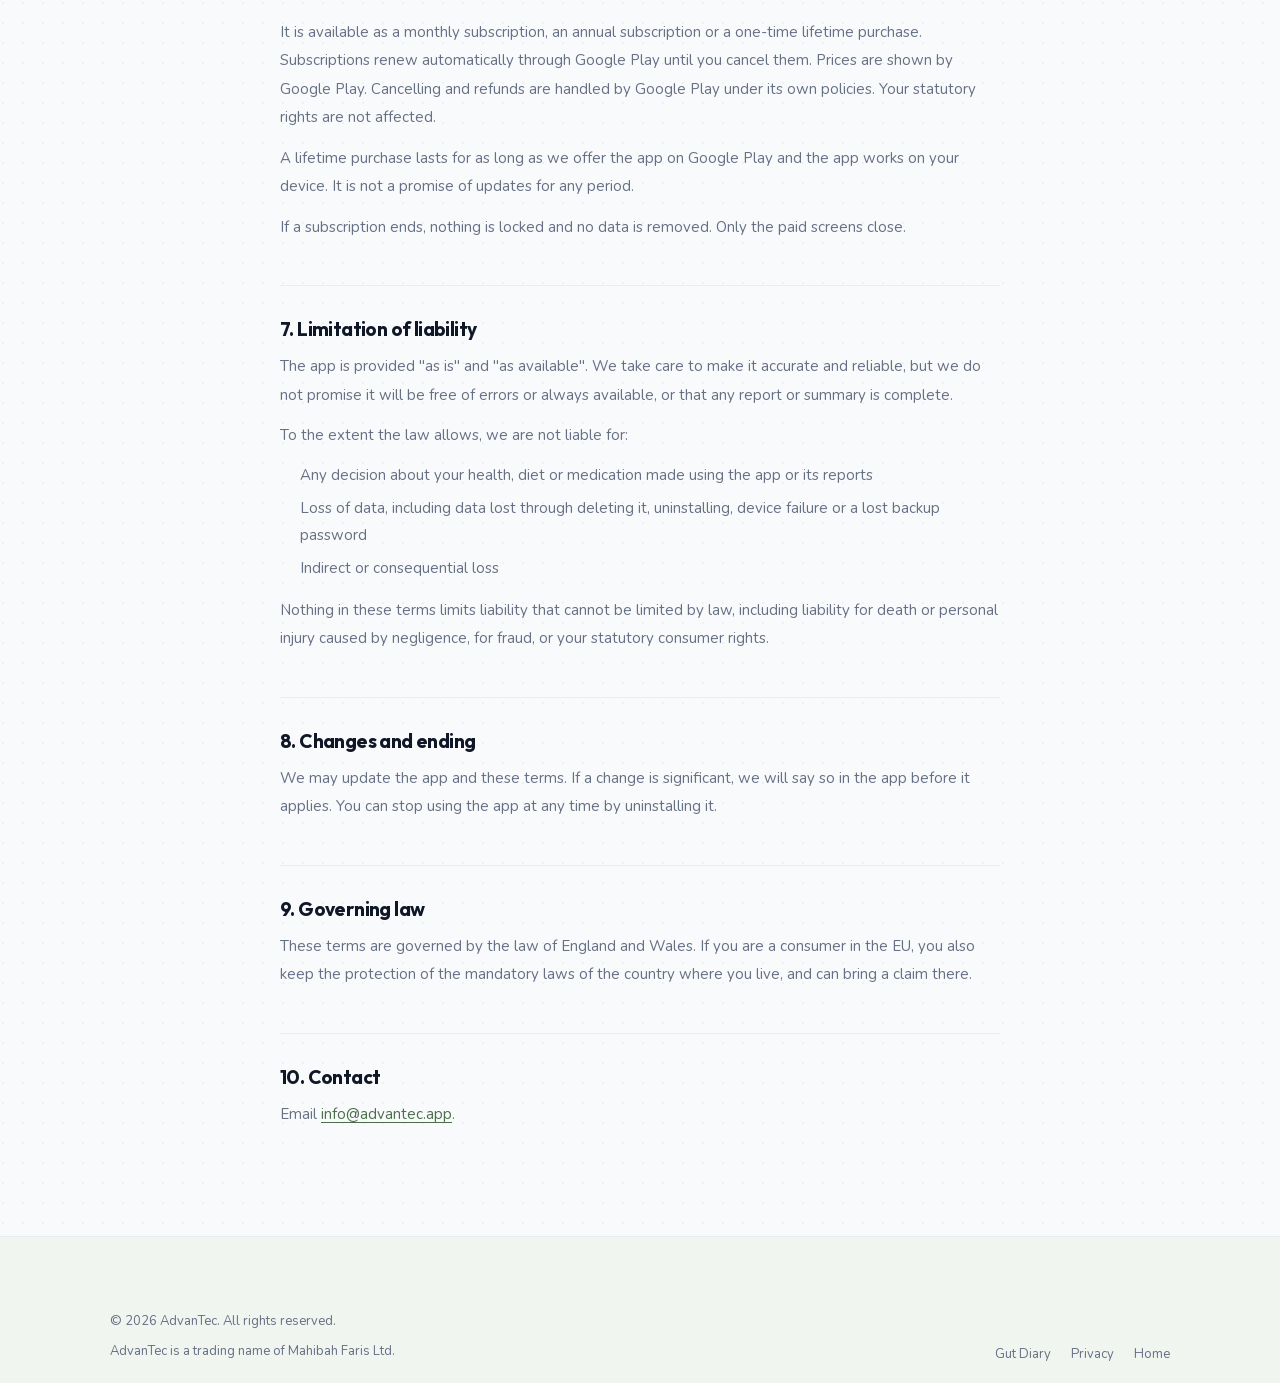
<file: gut-diary/terms.html>
<!DOCTYPE html>
<html lang="en">
<head>
  <meta charset="UTF-8" />
  <meta name="viewport" content="width=device-width, initial-scale=1.0" />
  <title>Terms of Service — Gut Diary</title>
  <meta name="description" content="Terms of Service for the Gut Diary app." />
  <link rel="canonical" href="https://advantec.app/gut-diary/terms.html" />
  <link rel="icon" type="image/svg+xml" href="/assets/images/favicon.svg" />
  <link rel="icon" type="image/png" sizes="192x192" href="/assets/images/logo.png" />
  <link rel="apple-touch-icon" href="/assets/images/logo.png" />
  <meta name="theme-color" content="#679267" />
  <link rel="stylesheet" href="/assets/css/style.css" />
</head>
<body>

<nav>
  <div class="container">
    <div class="nav-wrap">
      <a href="/" class="logo"><img src="/assets/images/logo.png" alt="AdvanTec" class="logo-img" /></a>
      <ul class="nav-links">
        <li><a href="/#about">About</a></li>
        <li><a href="/#apps">Apps</a></li>
        <li><a href="/#reviews">Reviews</a></li>
        <li><a href="/#contact">Contact</a></li>
      </ul>
      <div class="hamburger" id="hamburger"><span></span><span></span><span></span></div>
    </div>
  </div>
</nav>
<div class="mobile-menu" id="mobile-menu">
  <a href="/#about">About</a>
  <a href="/#apps">Apps</a>
  <a href="/#reviews">Reviews</a>
  <a href="/#contact">Contact</a>
</div>

<div class="legal">
  <span class="section-tag">Gut Diary</span>
  <h1 style="margin-top:10px;">Terms of Service</h1>
  <span class="meta">Effective date: 31 October 2026</span>

  <h2>1. About these terms</h2>
  <p>These terms are between you and Mahibah Faris Ltd, trading as AdvanTec ("we", "us"), and cover your use of the Gut Diary app. The general <a href="/terms.html">website terms</a> continue to apply to the website. By using the app you accept these terms.</p>

  <h2>2. What Gut Diary is</h2>
  <p>Gut Diary is a personal diary. It records what you enter and shows it back to you, including as a report you can print or save. It is not a medical device and does not provide medical advice, diagnosis or treatment. It does not suggest causes or recommend changes to diet or medication.</p>
  <p>When an entry matches a fixed rule, the app shows a notice suggesting you contact a doctor. The app shows this notice when you log blood, black or tarry stool, or a weight drop when weight tracking is on. The notice comes from simple fixed rules and is not an assessment. The rules are not exhaustive. Not seeing a notice never means that a symptom is not serious.</p>
  <p>Always talk to a qualified clinician about your health. If you think you need urgent care, contact your local emergency services directly. Do not wait for the app.</p>

  <h2>3. Your data is your responsibility</h2>
  <p>Your entries are stored only on your device. We cannot see, recover or restore them. You are responsible for saving backups if you want them, and for the password that protects them. A lost backup password cannot be recovered. If you uninstall the app or lose your phone without a saved backup, your entries are gone and nobody can recover them.</p>

  <h2>4. The licence</h2>
  <p>We give you a personal, non-exclusive, non-transferable licence to use the app on devices you own or control, under these terms and Google Play's terms. Do not copy, modify, resell or reverse-engineer the app except as the law allows.</p>

  <h2>5. The free plan</h2>
  <p>The free plan includes unlimited logging, the fixed notices, the Today and History screens for the last 30 days, the good days count, widgets, local encrypted backup, CSV export and deleting your data.</p>

  <h2>6. The paid plan</h2>
  <p>The paid plan adds the clinician PDF report, the Insights screen, history beyond 30 days, photo attachments and more than two custom fields.</p>
  <p>It is available as a monthly subscription, an annual subscription or a one-time lifetime purchase. Subscriptions renew automatically through Google Play until you cancel them. Prices are shown by Google Play. Cancelling and refunds are handled by Google Play under its own policies. Your statutory rights are not affected.</p>
  <p>A lifetime purchase lasts for as long as we offer the app on Google Play and the app works on your device. It is not a promise of updates for any period.</p>
  <p>If a subscription ends, nothing is locked and no data is removed. Only the paid screens close.</p>

  <h2>7. Limitation of liability</h2>
  <p>The app is provided "as is" and "as available". We take care to make it accurate and reliable, but we do not promise it will be free of errors or always available, or that any report or summary is complete.</p>
  <p>To the extent the law allows, we are not liable for:</p>
  <ul>
    <li>Any decision about your health, diet or medication made using the app or its reports</li>
    <li>Loss of data, including data lost through deleting it, uninstalling, device failure or a lost backup password</li>
    <li>Indirect or consequential loss</li>
  </ul>
  <p>Nothing in these terms limits liability that cannot be limited by law, including liability for death or personal injury caused by negligence, for fraud, or your statutory consumer rights.</p>

  <h2>8. Changes and ending</h2>
  <p>We may update the app and these terms. If a change is significant, we will say so in the app before it applies. You can stop using the app at any time by uninstalling it.</p>

  <h2>9. Governing law</h2>
  <p>These terms are governed by the law of England and Wales. If you are a consumer in the EU, you also keep the protection of the mandatory laws of the country where you live, and can bring a claim there.</p>

  <h2>10. Contact</h2>
  <p>Email <a href="mailto:info@advantec.app">info@advantec.app</a>.</p>
</div>

<footer>
  <div class="container">
    <div class="footer-bottom" style="border-top:none;">
      <div>
        <p>&copy; 2026 AdvanTec. All rights reserved.</p>
        <p class="footer-entity">AdvanTec is a trading name of Mahibah Faris Ltd.</p>
      </div>
      <div class="footer-links">
        <a href="/gut-diary/">Gut Diary</a>
        <a href="/gut-diary/privacy.html">Privacy</a>
        <a href="/">Home</a>
      </div>
    </div>
  </div>
</footer>

<script src="/assets/js/main.js"></script>
</body>
</html>
</file>
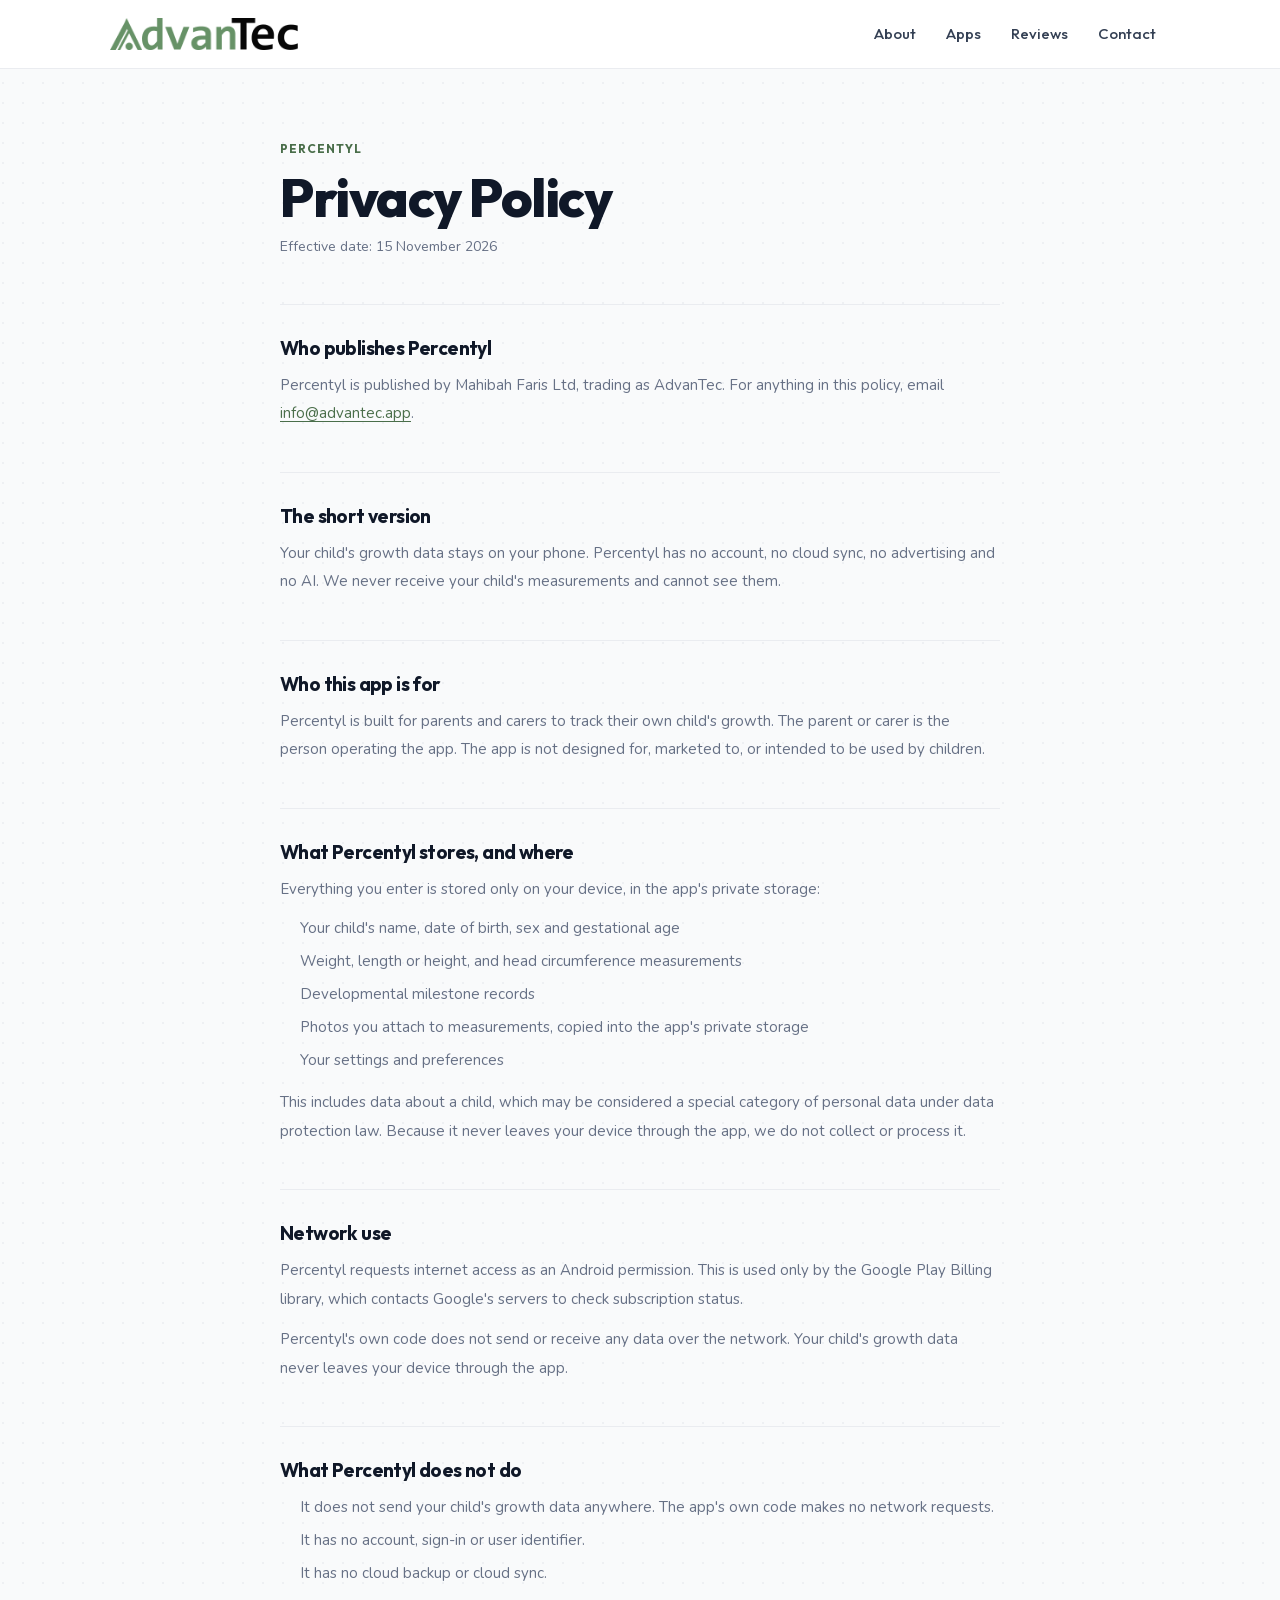
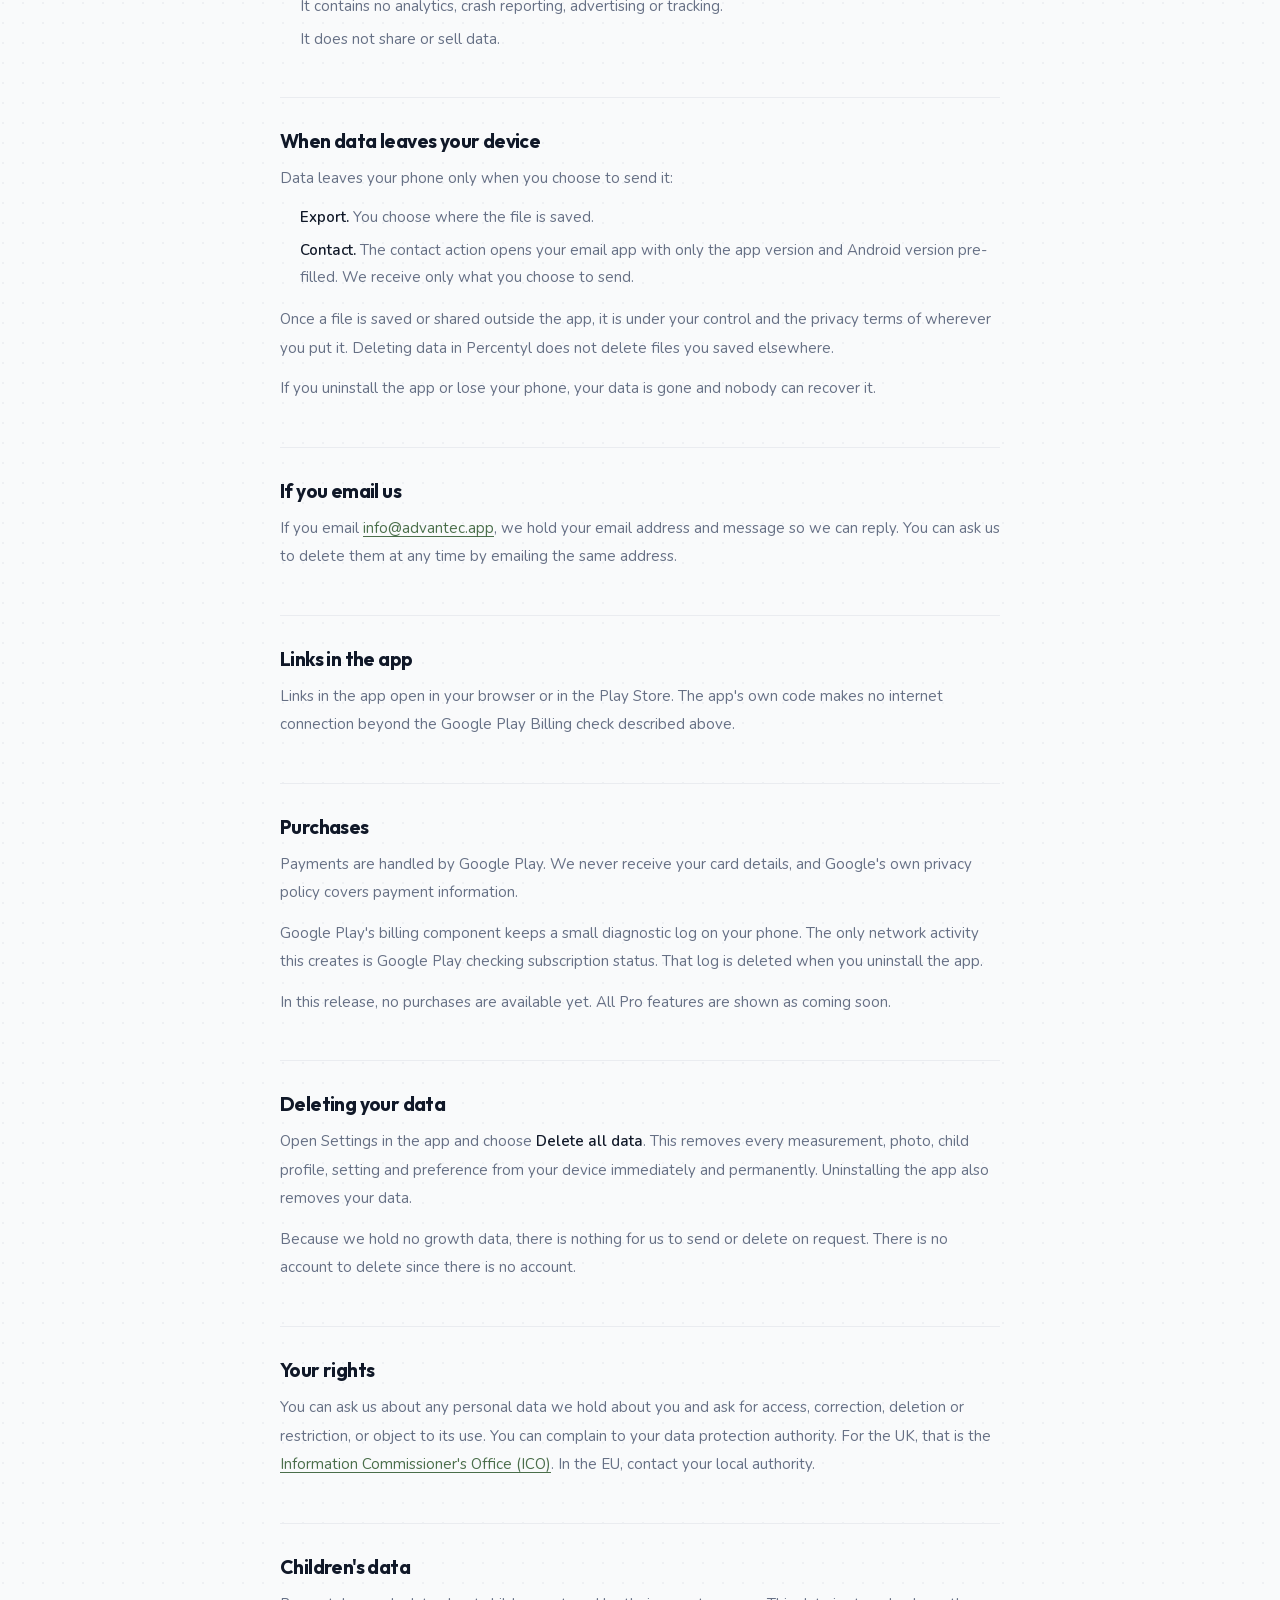
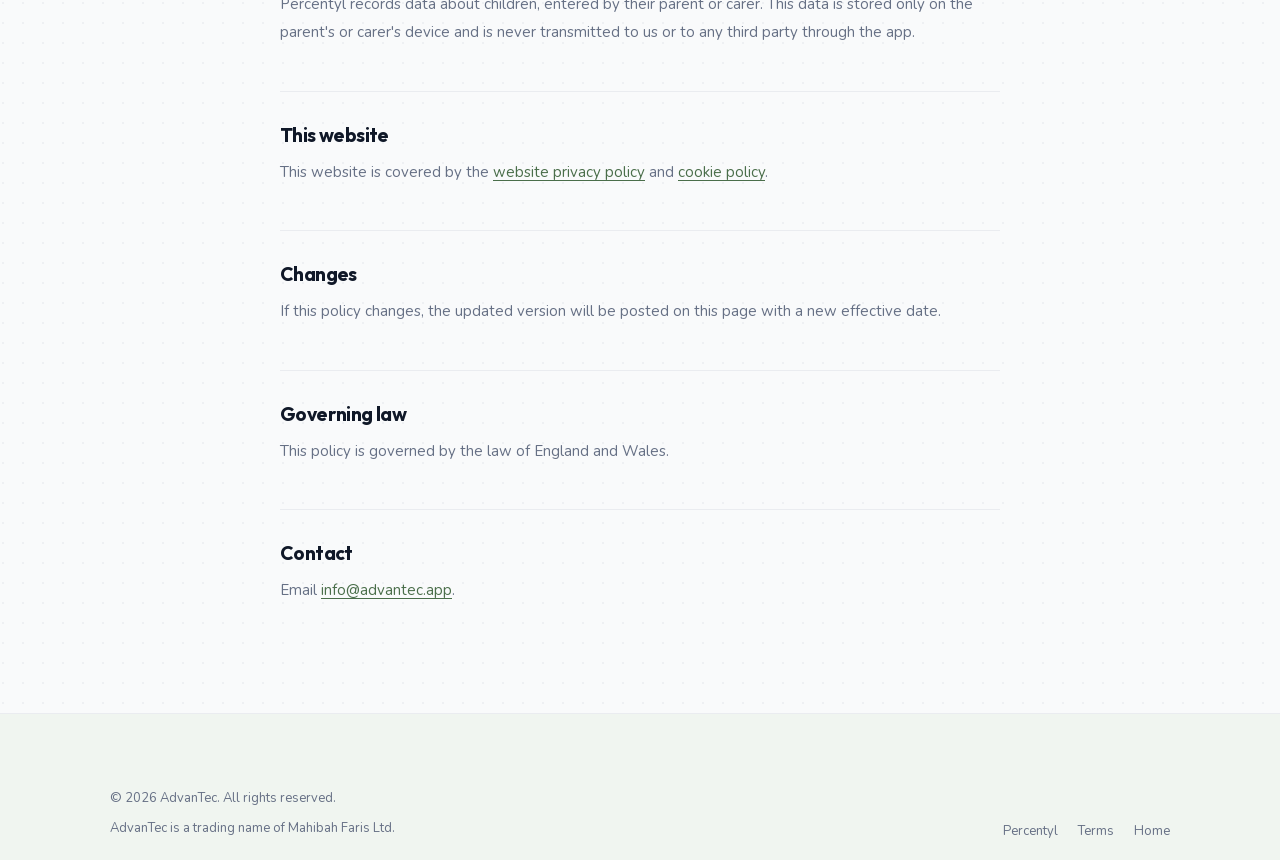
<file: percentyl/privacy.html>
<!DOCTYPE html>
<html lang="en">
<head>
  <meta charset="UTF-8" />
  <meta name="viewport" content="width=device-width, initial-scale=1.0" />
  <title>Privacy Policy — Percentyl</title>
  <meta name="description" content="Privacy Policy for the Percentyl app. Your child's growth data stays on your phone." />
  <link rel="canonical" href="https://advantec.app/percentyl/privacy.html" />
  <link rel="icon" type="image/svg+xml" href="/assets/images/favicon.svg" />
  <link rel="icon" type="image/png" sizes="192x192" href="/assets/images/logo.png" />
  <link rel="apple-touch-icon" href="/assets/images/logo.png" />
  <meta name="theme-color" content="#679267" />
  <link rel="stylesheet" href="/assets/css/style.css" />
</head>
<body>

<nav>
  <div class="container">
    <div class="nav-wrap">
      <a href="/" class="logo"><img src="/assets/images/logo.png" alt="AdvanTec" class="logo-img" /></a>
      <ul class="nav-links">
        <li><a href="/#about">About</a></li>
        <li><a href="/#apps">Apps</a></li>
        <li><a href="/#reviews">Reviews</a></li>
        <li><a href="/#contact">Contact</a></li>
      </ul>
      <div class="hamburger" id="hamburger"><span></span><span></span><span></span></div>
    </div>
  </div>
</nav>
<div class="mobile-menu" id="mobile-menu">
  <a href="/#about">About</a>
  <a href="/#apps">Apps</a>
  <a href="/#reviews">Reviews</a>
  <a href="/#contact">Contact</a>
</div>

<div class="legal">
  <span class="section-tag">Percentyl</span>
  <h1 style="margin-top:10px;">Privacy Policy</h1>
  <span class="meta">Effective date: 15 November 2026</span>

  <h2>Who publishes Percentyl</h2>
  <p>Percentyl is published by Mahibah Faris Ltd, trading as AdvanTec. For anything in this policy, email <a href="mailto:info@advantec.app">info@advantec.app</a>.</p>

  <h2>The short version</h2>
  <p>Your child's growth data stays on your phone. Percentyl has no account, no cloud sync, no advertising and no AI. We never receive your child's measurements and cannot see them.</p>

  <h2>Who this app is for</h2>
  <p>Percentyl is built for parents and carers to track their own child's growth. The parent or carer is the person operating the app. The app is not designed for, marketed to, or intended to be used by children.</p>

  <h2>What Percentyl stores, and where</h2>
  <p>Everything you enter is stored only on your device, in the app's private storage:</p>
  <ul>
    <li>Your child's name, date of birth, sex and gestational age</li>
    <li>Weight, length or height, and head circumference measurements</li>
    <li>Developmental milestone records</li>
    <li>Photos you attach to measurements, copied into the app's private storage</li>
    <li>Your settings and preferences</li>
  </ul>
  <p>This includes data about a child, which may be considered a special category of personal data under data protection law. Because it never leaves your device through the app, we do not collect or process it.</p>

  <h2>Network use</h2>
  <p>Percentyl requests internet access as an Android permission. This is used only by the Google Play Billing library, which contacts Google's servers to check subscription status.</p>
  <p>Percentyl's own code does not send or receive any data over the network. Your child's growth data never leaves your device through the app.</p>

  <h2>What Percentyl does not do</h2>
  <ul>
    <li>It does not send your child's growth data anywhere. The app's own code makes no network requests.</li>
    <li>It has no account, sign-in or user identifier.</li>
    <li>It has no cloud backup or cloud sync.</li>
    <li>It contains no analytics, crash reporting, advertising or tracking.</li>
    <li>It does not share or sell data.</li>
  </ul>

  <h2>When data leaves your device</h2>
  <p>Data leaves your phone only when you choose to send it:</p>
  <ul>
    <li><strong>Export.</strong> You choose where the file is saved.</li>
    <li><strong>Contact.</strong> The contact action opens your email app with only the app version and Android version pre-filled. We receive only what you choose to send.</li>
  </ul>
  <p>Once a file is saved or shared outside the app, it is under your control and the privacy terms of wherever you put it. Deleting data in Percentyl does not delete files you saved elsewhere.</p>
  <p>If you uninstall the app or lose your phone, your data is gone and nobody can recover it.</p>

  <h2>If you email us</h2>
  <p>If you email <a href="mailto:info@advantec.app">info@advantec.app</a>, we hold your email address and message so we can reply. You can ask us to delete them at any time by emailing the same address.</p>

  <h2>Links in the app</h2>
  <p>Links in the app open in your browser or in the Play Store. The app's own code makes no internet connection beyond the Google Play Billing check described above.</p>

  <h2>Purchases</h2>
  <p>Payments are handled by Google Play. We never receive your card details, and Google's own privacy policy covers payment information.</p>
  <p>Google Play's billing component keeps a small diagnostic log on your phone. The only network activity this creates is Google Play checking subscription status. That log is deleted when you uninstall the app.</p>
  <p>In this release, no purchases are available yet. All Pro features are shown as coming soon.</p>

  <h2>Deleting your data</h2>
  <p>Open Settings in the app and choose <strong>Delete all data</strong>. This removes every measurement, photo, child profile, setting and preference from your device immediately and permanently. Uninstalling the app also removes your data.</p>
  <p>Because we hold no growth data, there is nothing for us to send or delete on request. There is no account to delete since there is no account.</p>

  <h2>Your rights</h2>
  <p>You can ask us about any personal data we hold about you and ask for access, correction, deletion or restriction, or object to its use. You can complain to your data protection authority. For the UK, that is the <a href="https://ico.org.uk" target="_blank" rel="noopener">Information Commissioner's Office (ICO)</a>. In the EU, contact your local authority.</p>

  <h2>Children's data</h2>
  <p>Percentyl records data about children, entered by their parent or carer. This data is stored only on the parent's or carer's device and is never transmitted to us or to any third party through the app.</p>

  <h2>This website</h2>
  <p>This website is covered by the <a href="/privacy.html">website privacy policy</a> and <a href="/cookies.html">cookie policy</a>.</p>

  <h2>Changes</h2>
  <p>If this policy changes, the updated version will be posted on this page with a new effective date.</p>

  <h2>Governing law</h2>
  <p>This policy is governed by the law of England and Wales.</p>

  <h2>Contact</h2>
  <p>Email <a href="mailto:info@advantec.app">info@advantec.app</a>.</p>
</div>

<footer>
  <div class="container">
    <div class="footer-bottom" style="border-top:none;">
      <div>
        <p>&copy; 2026 AdvanTec. All rights reserved.</p>
        <p class="footer-entity">AdvanTec is a trading name of Mahibah Faris Ltd.</p>
      </div>
      <div class="footer-links">
        <a href="/percentyl/">Percentyl</a>
        <a href="/percentyl/terms.html">Terms</a>
        <a href="/">Home</a>
      </div>
    </div>
  </div>
</footer>

<script src="/assets/js/main.js"></script>
</body>
</html>
</file>
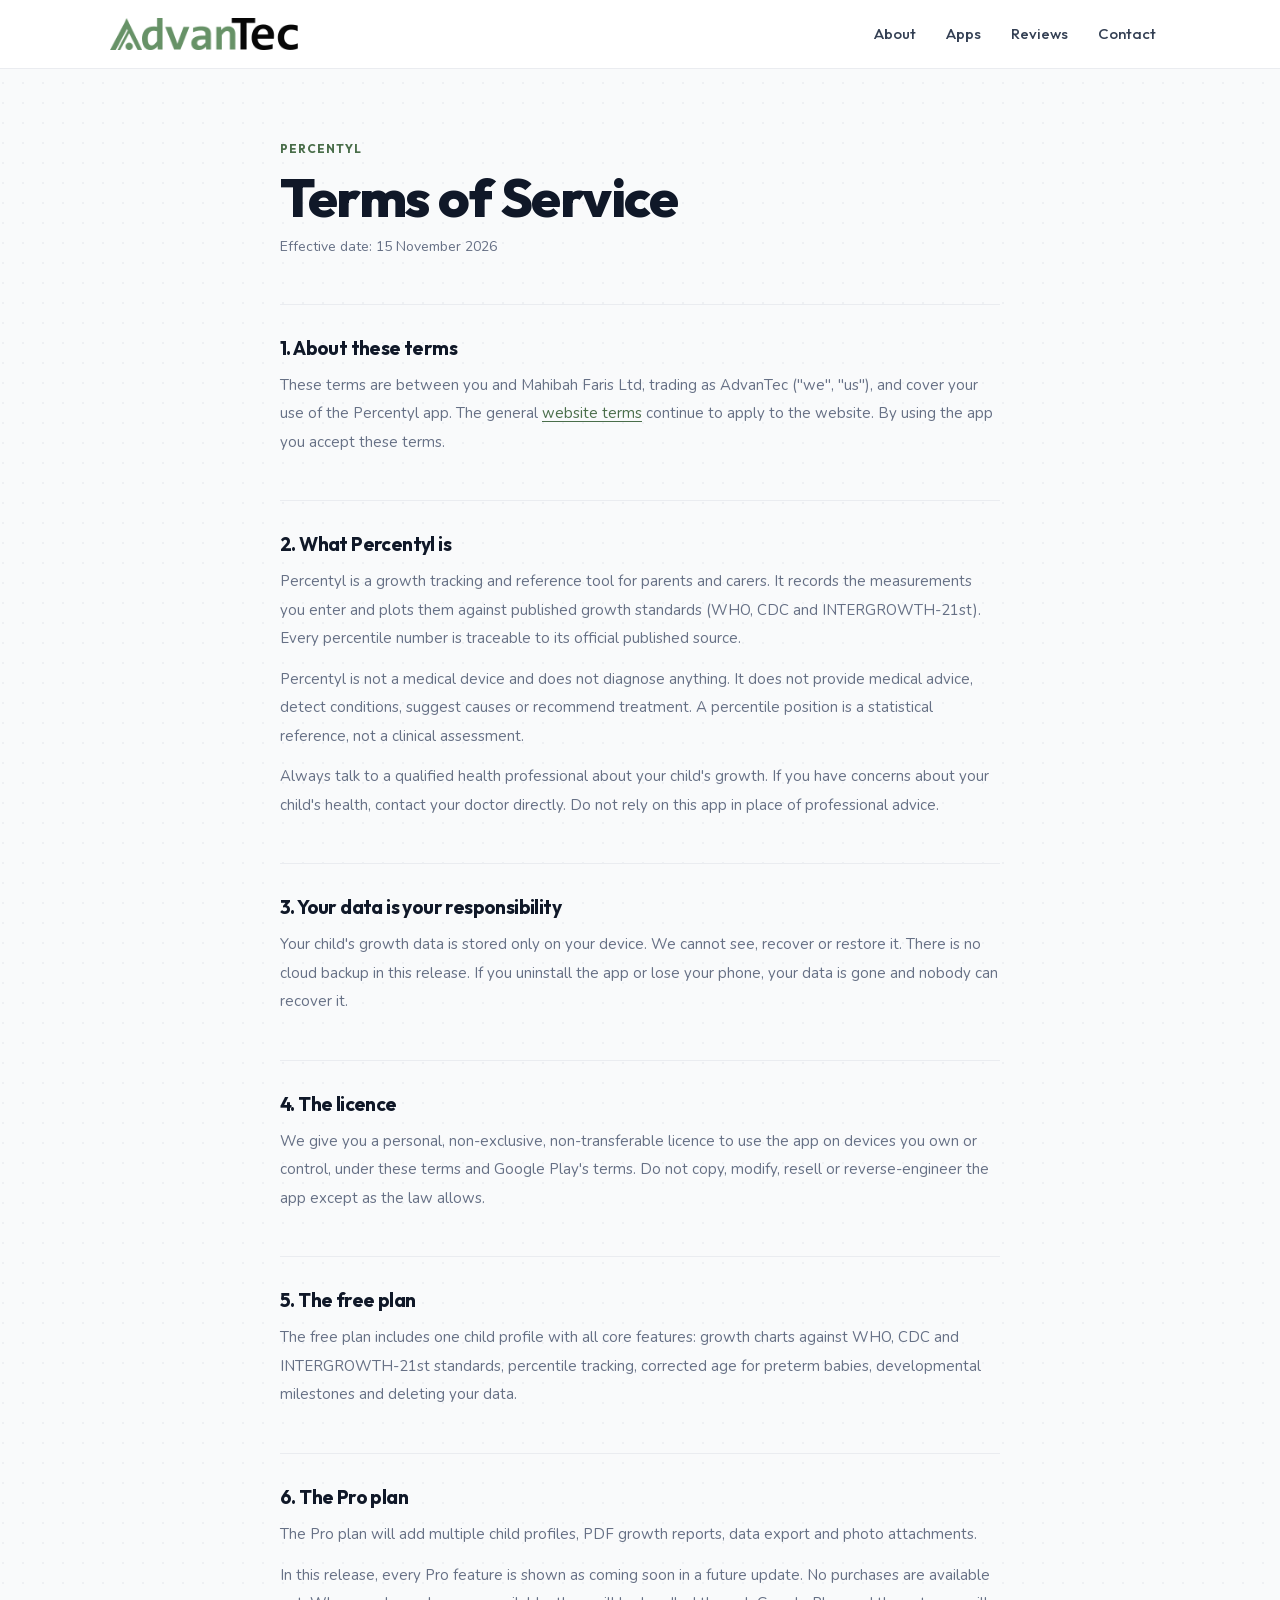
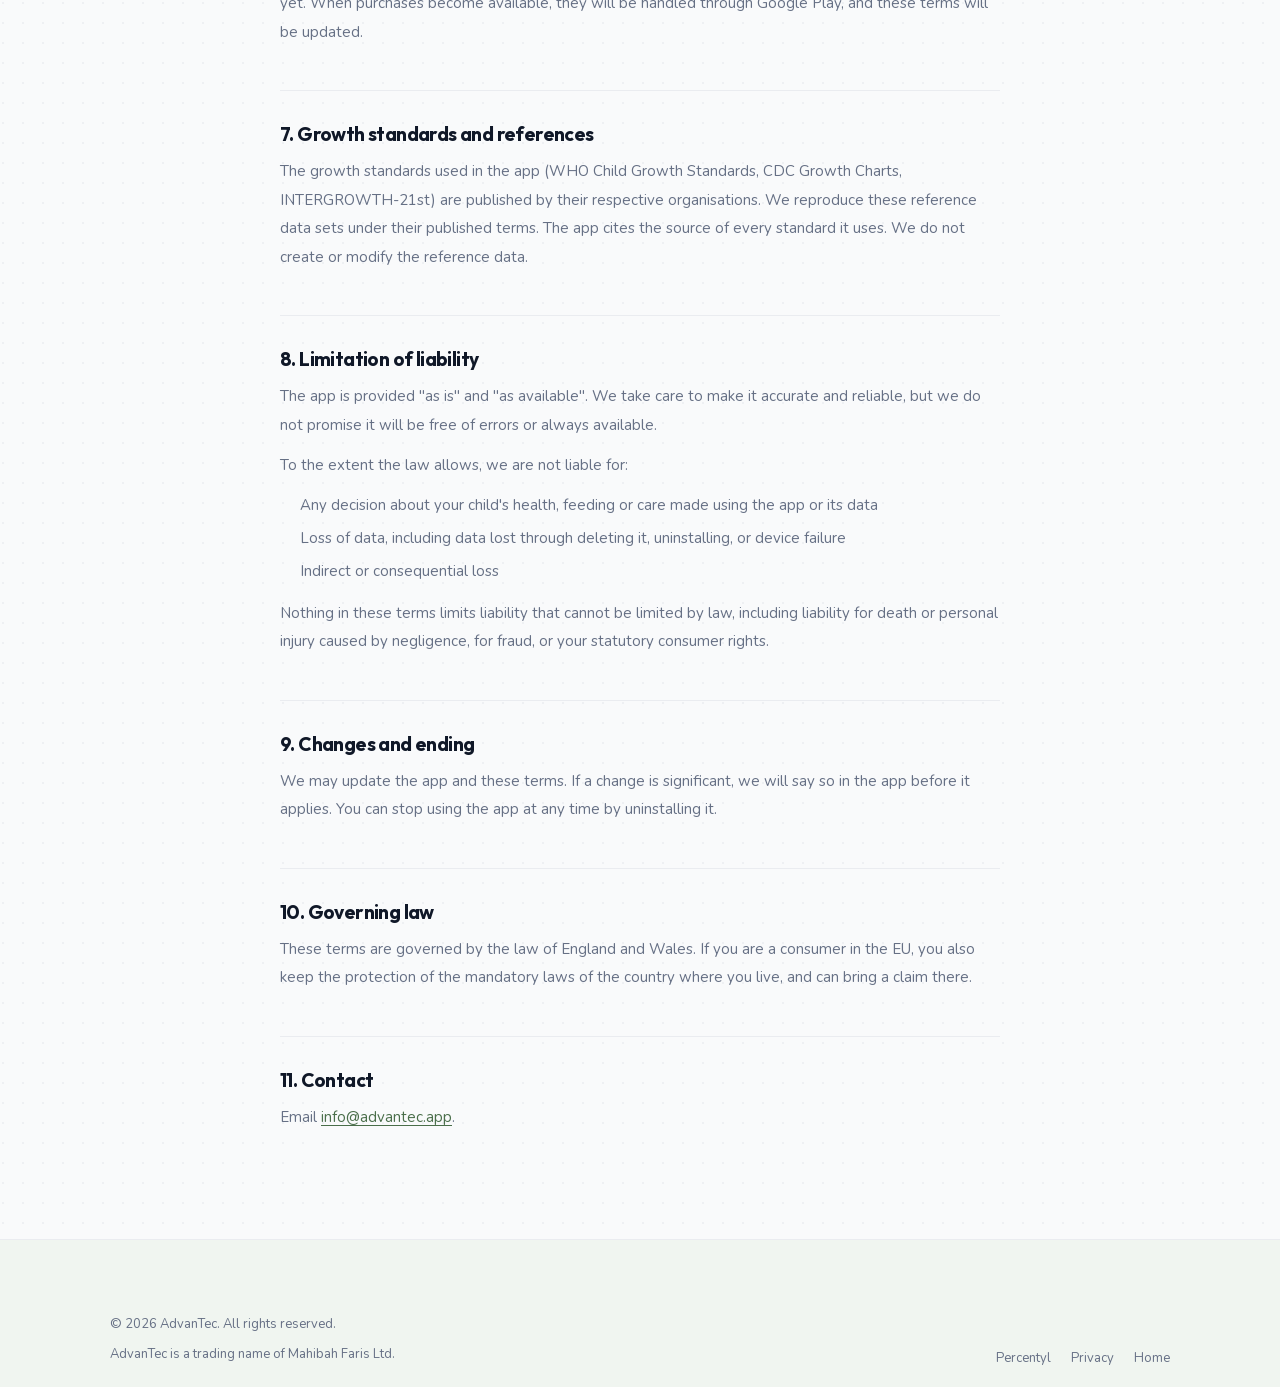
<file: percentyl/terms.html>
<!DOCTYPE html>
<html lang="en">
<head>
  <meta charset="UTF-8" />
  <meta name="viewport" content="width=device-width, initial-scale=1.0" />
  <title>Terms of Service — Percentyl</title>
  <meta name="description" content="Terms of Service for the Percentyl app." />
  <link rel="canonical" href="https://advantec.app/percentyl/terms.html" />
  <link rel="icon" type="image/svg+xml" href="/assets/images/favicon.svg" />
  <link rel="icon" type="image/png" sizes="192x192" href="/assets/images/logo.png" />
  <link rel="apple-touch-icon" href="/assets/images/logo.png" />
  <meta name="theme-color" content="#679267" />
  <link rel="stylesheet" href="/assets/css/style.css" />
</head>
<body>

<nav>
  <div class="container">
    <div class="nav-wrap">
      <a href="/" class="logo"><img src="/assets/images/logo.png" alt="AdvanTec" class="logo-img" /></a>
      <ul class="nav-links">
        <li><a href="/#about">About</a></li>
        <li><a href="/#apps">Apps</a></li>
        <li><a href="/#reviews">Reviews</a></li>
        <li><a href="/#contact">Contact</a></li>
      </ul>
      <div class="hamburger" id="hamburger"><span></span><span></span><span></span></div>
    </div>
  </div>
</nav>
<div class="mobile-menu" id="mobile-menu">
  <a href="/#about">About</a>
  <a href="/#apps">Apps</a>
  <a href="/#reviews">Reviews</a>
  <a href="/#contact">Contact</a>
</div>

<div class="legal">
  <span class="section-tag">Percentyl</span>
  <h1 style="margin-top:10px;">Terms of Service</h1>
  <span class="meta">Effective date: 15 November 2026</span>

  <h2>1. About these terms</h2>
  <p>These terms are between you and Mahibah Faris Ltd, trading as AdvanTec ("we", "us"), and cover your use of the Percentyl app. The general <a href="/terms.html">website terms</a> continue to apply to the website. By using the app you accept these terms.</p>

  <h2>2. What Percentyl is</h2>
  <p>Percentyl is a growth tracking and reference tool for parents and carers. It records the measurements you enter and plots them against published growth standards (WHO, CDC and INTERGROWTH-21st). Every percentile number is traceable to its official published source.</p>
  <p>Percentyl is not a medical device and does not diagnose anything. It does not provide medical advice, detect conditions, suggest causes or recommend treatment. A percentile position is a statistical reference, not a clinical assessment.</p>
  <p>Always talk to a qualified health professional about your child's growth. If you have concerns about your child's health, contact your doctor directly. Do not rely on this app in place of professional advice.</p>

  <h2>3. Your data is your responsibility</h2>
  <p>Your child's growth data is stored only on your device. We cannot see, recover or restore it. There is no cloud backup in this release. If you uninstall the app or lose your phone, your data is gone and nobody can recover it.</p>

  <h2>4. The licence</h2>
  <p>We give you a personal, non-exclusive, non-transferable licence to use the app on devices you own or control, under these terms and Google Play's terms. Do not copy, modify, resell or reverse-engineer the app except as the law allows.</p>

  <h2>5. The free plan</h2>
  <p>The free plan includes one child profile with all core features: growth charts against WHO, CDC and INTERGROWTH-21st standards, percentile tracking, corrected age for preterm babies, developmental milestones and deleting your data.</p>

  <h2>6. The Pro plan</h2>
  <p>The Pro plan will add multiple child profiles, PDF growth reports, data export and photo attachments.</p>
  <p>In this release, every Pro feature is shown as coming soon in a future update. No purchases are available yet. When purchases become available, they will be handled through Google Play, and these terms will be updated.</p>

  <h2>7. Growth standards and references</h2>
  <p>The growth standards used in the app (WHO Child Growth Standards, CDC Growth Charts, INTERGROWTH-21st) are published by their respective organisations. We reproduce these reference data sets under their published terms. The app cites the source of every standard it uses. We do not create or modify the reference data.</p>

  <h2>8. Limitation of liability</h2>
  <p>The app is provided "as is" and "as available". We take care to make it accurate and reliable, but we do not promise it will be free of errors or always available.</p>
  <p>To the extent the law allows, we are not liable for:</p>
  <ul>
    <li>Any decision about your child's health, feeding or care made using the app or its data</li>
    <li>Loss of data, including data lost through deleting it, uninstalling, or device failure</li>
    <li>Indirect or consequential loss</li>
  </ul>
  <p>Nothing in these terms limits liability that cannot be limited by law, including liability for death or personal injury caused by negligence, for fraud, or your statutory consumer rights.</p>

  <h2>9. Changes and ending</h2>
  <p>We may update the app and these terms. If a change is significant, we will say so in the app before it applies. You can stop using the app at any time by uninstalling it.</p>

  <h2>10. Governing law</h2>
  <p>These terms are governed by the law of England and Wales. If you are a consumer in the EU, you also keep the protection of the mandatory laws of the country where you live, and can bring a claim there.</p>

  <h2>11. Contact</h2>
  <p>Email <a href="mailto:info@advantec.app">info@advantec.app</a>.</p>
</div>

<footer>
  <div class="container">
    <div class="footer-bottom" style="border-top:none;">
      <div>
        <p>&copy; 2026 AdvanTec. All rights reserved.</p>
        <p class="footer-entity">AdvanTec is a trading name of Mahibah Faris Ltd.</p>
      </div>
      <div class="footer-links">
        <a href="/percentyl/">Percentyl</a>
        <a href="/percentyl/privacy.html">Privacy</a>
        <a href="/">Home</a>
      </div>
    </div>
  </div>
</footer>

<script src="/assets/js/main.js"></script>
</body>
</html>
</file>
<file: assets/css/style.css>
@font-face {
  font-family: 'Outfit';
  font-style: normal;
  font-weight: 300 900;
  font-display: swap;
  src: url('../fonts/outfit.woff2') format('woff2');
}
@font-face {
  font-family: 'Nunito';
  font-style: normal;
  font-weight: 300 600;
  font-display: swap;
  src: url('../fonts/nunito.woff2') format('woff2');
}

:root {
  --green:      #679267;
  --green-dark: #4a6e4a;
  --green-50:   #f0f5f0;
  --green-100:  #dce8dc;
  --green-200:  #b5d1b5;
  --white:      #FFFFFF;
  --gray-50:    #F9FAFB;
  --gray-100:   #F2F4F7;
  --gray-200:   #EAECF0;
  --gray-300:   #D0D5DD;
  --gray-400:   #98A2B3;
  --gray-500:   #667085;
  --gray-700:   #344054;
  --gray-900:   #101828;
  --text:       #101828;
  --text-2:     #344054;
  --muted:      #667085;
  --border:     #EAECF0;
  --shadow:     0 1px 3px rgba(16,24,40,.1), 0 1px 2px rgba(16,24,40,.06);
  --shadow-md:  0 4px 8px -2px rgba(16,24,40,.1), 0 2px 4px -2px rgba(16,24,40,.06);
  --shadow-lg:  0 12px 16px -4px rgba(16,24,40,.08), 0 4px 6px -2px rgba(16,24,40,.03);
  --shadow-xl:  0 20px 24px -4px rgba(16,24,40,.08);
  --font-h: 'Outfit', sans-serif;
  --font-b: 'Nunito', sans-serif;
  --ease: .22s cubic-bezier(.4,0,.2,1);
  --r: 12px;
  --r-lg: 20px;
}

*, *::before, *::after { box-sizing: border-box; margin: 0; padding: 0; }
html { scroll-behavior: smooth; }
body {
  font-family: var(--font-b); color: var(--text); background: var(--gray-50); -webkit-font-smoothing: antialiased; overflow-x: hidden;
  background-image: url("data:image/svg+xml,%3Csvg width='20' height='20' viewBox='0 0 20 20' xmlns='http://www.w3.org/2000/svg'%3E%3Cg fill='%2394a3b8' fill-opacity='0.15' fill-rule='evenodd'%3E%3Ccircle cx='3' cy='3' r='1'/%3E%3C/g%3E%3C/svg%3E");
}
a { text-decoration: none; color: inherit; }
button { cursor: pointer; border: none; background: none; font-family: inherit; }
img { max-width: 100%; height: auto; display: block; }
ul { list-style: none; }

h1, h2, h3, h4 { font-family: var(--font-h); line-height: 1.15; }
h1 { font-size: clamp(2.2rem, 5vw, 3.4rem); font-weight: 800; letter-spacing: -1.5px; }
h2 { font-size: clamp(1.6rem, 3vw, 2.3rem); font-weight: 700; letter-spacing: -.6px; }
h3 { font-size: 1.15rem; font-weight: 600; letter-spacing: -.2px; }
p  { color: var(--muted); line-height: 1.85; }

.container { max-width: 1140px; margin: 0 auto; padding: 0 40px; }
.section    { padding: 96px 0; }

/* BUTTONS */
.btn {
  display: inline-flex; align-items: center; gap: 7px;
  font-family: var(--font-h); font-weight: 600; font-size: 15px;
  padding: 12px 26px; border-radius: var(--r);
  border: 2px solid transparent; transition: var(--ease); white-space: nowrap;
}
.btn-lg { padding: 15px 36px; font-size: 16px; }
.btn-green { background: var(--green); color: #fff; border-color: var(--green); }
.btn-green:hover { background: var(--green-dark); border-color: var(--green-dark); transform: translateY(-1px); box-shadow: 0 6px 18px rgba(103,146,103,.28); }
.btn-outline { background: transparent; color: var(--text-2); border-color: var(--border); }
.btn-outline:hover { background: var(--gray-50); border-color: var(--gray-300); transform: translateY(-1px); }
.btn-ghost-white { background: rgba(255,255,255,.12); color: #fff; border-color: rgba(255,255,255,.3); }
.btn-ghost-white:hover { background: rgba(255,255,255,.22); border-color: rgba(255,255,255,.5); }
.btn-white { background: #fff; color: var(--text); border-color: #fff; }
.btn-white:hover { background: var(--gray-50); transform: translateY(-1px); }
.btn-sm { padding: 8px 18px; font-size: 13px; }
.nav-download { white-space: nowrap; }

/* KEY POINTS (delete-data page) */
.key-points { background: var(--green-50); border: 1px solid var(--green-100); border-radius: var(--r); padding: 24px 28px; margin: 28px 0 12px; }
.key-points h3 { color: var(--green-dark); margin-bottom: 12px; }
.key-points ul { padding-left: 20px; list-style: disc; }
.key-points li { color: var(--text-2); line-height: 1.8; font-size: 15px; }

/* SECTION TAG */
.section-tag {
  font-family: var(--font-h); font-size: 12px; font-weight: 700;
  color: var(--green-dark); text-transform: uppercase;
  letter-spacing: 1px; margin-bottom: 10px; display: block;
}
.section-center { text-align: center; margin-bottom: 56px; }
.section-center p { max-width: 520px; margin: 14px auto 0; }

/* NAV */
nav {
  position: sticky; top: 0; z-index: 200;
  background: rgba(255,255,255,.96);
  backdrop-filter: blur(16px);
  border-bottom: 1px solid var(--border);
  transition: box-shadow var(--ease);
}
nav.scrolled { box-shadow: var(--shadow); }
.nav-wrap { display: flex; align-items: center; justify-content: space-between; height: 68px; }
.logo { display: flex; align-items: center; gap: 10px; }
.logo-mark { width: 36px; height: 36px; background: var(--green); border-radius: 9px; display: flex; align-items: center; justify-content: center; font-family: var(--font-h); font-weight: 900; font-size: 13px; color: #fff; letter-spacing: -.5px; flex-shrink: 0; }
.logo-img { height: 32px; width: auto; }
.logo-text { font-family: var(--font-h); font-size: 19px; font-weight: 800; color: var(--text); letter-spacing: -.4px; }
.nav-links { display: flex; align-items: center; gap: 2px; }
.nav-links a { font-family: var(--font-h); font-size: 15px; font-weight: 500; color: var(--text-2); padding: 7px 14px; border-radius: 8px; transition: var(--ease); }
.nav-links a:hover, .nav-links a.active { color: var(--green-dark); background: var(--green-50); }
.hamburger { display: none; flex-direction: column; gap: 5px; padding: 6px; }
.hamburger span { display: block; width: 22px; height: 2px; background: var(--gray-700); border-radius: 2px; transition: var(--ease); }
.hamburger.open span:nth-child(1) { transform: translateY(7px) rotate(45deg); }
.hamburger.open span:nth-child(2) { opacity: 0; }
.hamburger.open span:nth-child(3) { transform: translateY(-7px) rotate(-45deg); }
.mobile-menu { display: none; flex-direction: column; position: fixed; top: 68px; left: 0; right: 0; background: #fff; border-bottom: 1px solid var(--border); padding: 16px 40px 24px; gap: 4px; z-index: 199; box-shadow: var(--shadow-lg); }
.mobile-menu.open { display: flex; }
.mobile-menu a { font-family: var(--font-h); font-size: 16px; font-weight: 500; color: var(--text-2); padding: 11px 14px; border-radius: 8px; transition: var(--ease); }
.mobile-menu a:hover { color: var(--green-dark); background: var(--green-50); }

/* HERO */
.hero { padding: 80px 0 64px; }
.hero-inner { max-width: 680px; margin: 0 auto; text-align: center; }
.hero h1 { margin-bottom: 22px; }
.hero h1 em { color: var(--green); font-style: normal; }
.hero-sub { font-size: 18px; line-height: 1.8; margin: 0 auto 40px; max-width: 540px; }
.hero-actions { display: flex; gap: 14px; flex-wrap: wrap; justify-content: center; }

/* SKETCH BORDER (Clixade style) */
.sketch-border {
  border: 2px solid #e2e8f0; border-radius: 1rem;
  box-shadow: 4px 4px 0px 0px #f1f5f9; transition: all 0.2s ease;
}
.sketch-border:hover {
  transform: translate(-2px, -2px);
  box-shadow: 6px 6px 0px 0px var(--green);
  border-color: var(--green);
}

/* ABOUT SECTION */
.about-section { background: var(--white); border-top: 1px solid var(--border); border-bottom: 1px solid var(--border); }
.about-row { display: grid; grid-template-columns: 1fr 1fr; gap: 72px; align-items: center; }
.about-list { display: flex; flex-direction: column; gap: 12px; margin-top: 24px; }
.about-list li { display: flex; align-items: flex-start; gap: 10px; font-size: 15px; color: var(--text-2); line-height: 1.6; }
.about-list li::before { content: '✓'; width: 22px; height: 22px; background: var(--green-50); border: 1px solid var(--green-100); border-radius: 50%; display: flex; align-items: center; justify-content: center; font-size: 11px; color: var(--green); flex-shrink: 0; margin-top: 1px; }

/* ABOUT VISUAL */
.about-visual { display: grid; grid-template-columns: 1fr 1fr; gap: 16px; }
.about-stat {
  background: var(--white); border: 1px solid var(--border); border-radius: 16px;
  padding: 24px; text-align: center; transition: var(--ease);
}
.about-stat:hover { border-color: var(--green-100); box-shadow: var(--shadow-md); }
.about-stat-icon { font-size: 28px; margin-bottom: 8px; }
.about-stat-num { font-family: var(--font-h); font-size: 1.6rem; font-weight: 800; color: var(--text); }
.about-stat-label { font-size: 13px; color: var(--muted); margin-top: 4px; }

/* PORTFOLIO */
.portfolio-grid { display: grid; grid-template-columns: repeat(3, 1fr); gap: 24px; }
.portfolio-card { background: #fff; border: 1px solid var(--border); border-radius: 20px; overflow: hidden; transition: var(--ease); display: flex; flex-direction: column; }
.portfolio-card:hover { border-color: var(--green-100); box-shadow: var(--shadow-xl); transform: translateY(-4px); }
.portfolio-img { position: relative; overflow: hidden; height: 220px; }
.portfolio-img img { width: 100%; height: 100%; object-fit: cover; display: block; transition: transform 0.4s ease; }
.portfolio-card:hover .portfolio-img img { transform: scale(1.04); }
.portfolio-img-placeholder { width: 100%; height: 100%; display: flex; align-items: center; justify-content: center; font-size: 64px; }
.portfolio-overlay { position: absolute; inset: 0; background: rgba(103,146,103,0.85); display: flex; align-items: center; justify-content: center; opacity: 0; transition: opacity 0.3s ease; }
.portfolio-card:hover .portfolio-overlay { opacity: 1; }
.portfolio-link { color: #fff; font-family: var(--font-h); font-size: 14px; font-weight: 700; padding: 10px 22px; border: 2px solid rgba(255,255,255,0.6); border-radius: 8px; transition: var(--ease); }
.portfolio-link:hover { background: rgba(255,255,255,0.15); }
.portfolio-info { padding: 22px 24px 26px; display: flex; flex-direction: column; flex: 1; }
.portfolio-btn-row { display: flex; gap: 8px; flex-wrap: wrap; margin-top: auto; padding-top: 18px; }
.portfolio-badge { display: inline-block; font-size: 11px; font-weight: 700; font-family: var(--font-h); padding: 3px 10px; border-radius: 6px; margin-bottom: 10px; }
.portfolio-badge.live { background: var(--green-50); color: var(--green-dark); }
.portfolio-badge.soon { background: #FFFAEB; color: #B54708; }
.portfolio-info h3 { font-size: 1.1rem; margin-bottom: 8px; }
.portfolio-info p { font-size: 14px; line-height: 1.75; margin-bottom: 0; }
.portfolio-store-btn { display: inline-flex; align-items: center; gap: 8px; background: var(--gray-900); color: #fff; border: none; border-radius: 8px; padding: 9px 18px; font-family: var(--font-h); font-size: 13px; font-weight: 600; transition: var(--ease); }
.portfolio-store-btn:hover { background: var(--green-dark); transform: translateY(-1px); box-shadow: 0 4px 12px rgba(103,146,103,0.3); }

/* REVIEWS */
.reviews-grid { display: grid; grid-template-columns: repeat(3, 1fr); gap: 20px; }
.review-card { background: var(--white); border: 1px solid var(--border); border-radius: var(--r-lg); padding: 28px; transition: var(--ease); }
.review-card:hover { border-color: var(--green-100); box-shadow: var(--shadow-md); }
.review-stars { color: #F79009; font-size: 14px; letter-spacing: 1px; margin-bottom: 14px; }
.review-text { font-size: 15px; line-height: 1.85; color: var(--text-2); margin-bottom: 22px; font-style: italic; }
.review-author { display: flex; align-items: center; gap: 12px; }
.review-avatar { width: 42px; height: 42px; border-radius: 50%; background: var(--green-50); border: 1.5px solid var(--green-100); display: flex; align-items: center; justify-content: center; font-size: 18px; }
.review-name { font-family: var(--font-h); font-size: 14px; font-weight: 700; color: var(--text); }
.review-role { font-size: 12px; color: var(--muted); }

/* CONTACT */
.contact-grid { display: grid; grid-template-columns: 1fr 1fr; gap: 32px; }
.form-box { background: #fff; border: 1px solid var(--border); border-radius: var(--r-lg); padding: 40px; box-shadow: var(--shadow); }
.form-box-title { font-family: var(--font-h); font-size: 1.2rem; font-weight: 700; color: var(--text); margin-bottom: 6px; }
.form-box-sub { font-size: 14px; color: var(--muted); margin-bottom: 28px; }
.form-group { margin-bottom: 18px; }
.form-label { display: block; font-size: 13px; font-weight: 600; color: var(--text-2); margin-bottom: 7px; font-family: var(--font-h); }
.form-control { width: 100%; padding: 11px 15px; background: #fff; border: 1.5px solid var(--border); border-radius: 8px; color: var(--text); font-size: 15px; font-family: var(--font-b); transition: var(--ease); }
.form-control:focus { outline: none; border-color: var(--green); box-shadow: 0 0 0 3px var(--green-50); }
.form-control::placeholder { color: var(--gray-400); }
textarea.form-control { resize: vertical; min-height: 120px; }
.form-success { display: none; margin-top: 14px; padding: 13px 16px; background: var(--green-50); border: 1px solid var(--green-100); border-radius: 8px; font-size: 14px; color: var(--green-dark); font-weight: 500; }

/* FOOTER */
footer { background: var(--green-50); color: var(--text); padding: 52px 0 0; border-top: 1px solid var(--border); }
.footer-grid { display: grid; grid-template-columns: 2fr 1fr 1fr; gap: 48px; padding-bottom: 48px; }
.footer-brand p { font-size: 14px; color: var(--muted); margin-top: 14px; line-height: 1.8; max-width: 260px; }
.footer-email-link { display: inline-flex; align-items: center; gap: 7px; font-size: 14px; color: var(--green-dark); margin-top: 14px; transition: var(--ease); }
.footer-email-link:hover { color: var(--green); }
.footer-col h5 { font-family: var(--font-h); font-size: 11px; font-weight: 700; color: var(--muted); text-transform: uppercase; letter-spacing: 1.2px; margin-bottom: 16px; }
.footer-col ul { display: flex; flex-direction: column; gap: 9px; }
.footer-col ul a, .footer-col ul button.cookie-settings-link { font-size: 14px; color: var(--gray-500); transition: color var(--ease); }
.footer-col ul a:hover, .footer-col ul button.cookie-settings-link:hover { color: var(--green-dark); }
.footer-col ul button.cookie-settings-link { cursor: pointer; background: none; border: none; font: inherit; padding: 0; text-align: left; }
.footer-bottom { border-top: 1px solid var(--border); padding: 20px 0; display: flex; justify-content: space-between; align-items: flex-end; flex-wrap: wrap; gap: 12px; }
.footer-bottom p { font-size: 13px; color: var(--muted); }
.footer-links { display: flex; gap: 20px; }
.footer-links a { font-size: 13px; color: var(--gray-500); transition: color var(--ease); }
.footer-links a:hover { color: var(--green-dark); }
.footer-entity { font-size: 12px; color: var(--gray-400); margin-top: 6px; }

/* COOKIE */
.cookie-banner { position: fixed; bottom: 20px; left: 50%; transform: translateX(-50%); width: calc(100% - 40px); max-width: 800px; background: var(--gray-900); border: 1px solid rgba(255,255,255,.1); border-radius: var(--r-lg); padding: 18px 24px; display: flex; align-items: center; gap: 20px; box-shadow: 0 24px 48px -12px rgba(0,0,0,.5); z-index: 9999; flex-wrap: wrap; animation: slideUp .4s ease both; }
.cookie-banner.hidden { display: none; }
@keyframes slideUp { from { opacity: 0; transform: translate(-50%, 16px); } to { opacity: 1; transform: translate(-50%, 0); } }
.cookie-text { flex: 1; font-size: 13px; color: var(--gray-400); min-width: 180px; line-height: 1.7; }
.cookie-text a { color: var(--green-200); text-decoration: underline; }
.cookie-actions { display: flex; gap: 8px; flex-shrink: 0; }
.cookie-accept { background: var(--green); color: #fff; border: none; border-radius: 8px; padding: 8px 18px; font-family: var(--font-h); font-size: 13px; font-weight: 600; cursor: pointer; transition: var(--ease); }
.cookie-accept:hover { background: var(--green-dark); }
.cookie-decline { background: transparent; color: var(--gray-400); border: 1px solid rgba(255,255,255,.15); border-radius: 8px; padding: 8px 14px; font-family: var(--font-h); font-size: 13px; cursor: pointer; transition: var(--ease); }
.cookie-decline:hover { color: #fff; }

/* BACK TO TOP */
.back-to-top { position: fixed; bottom: 24px; right: 24px; width: 44px; height: 44px; background: var(--green); color: #fff; border-radius: 50%; border: none; font-size: 18px; cursor: pointer; box-shadow: 0 4px 14px rgba(103,146,103,.4); z-index: 500; opacity: 0; pointer-events: none; transform: translateY(8px); transition: opacity .3s ease, transform .3s ease, background var(--ease); display: flex; align-items: center; justify-content: center; }
.back-to-top.visible { opacity: 1; pointer-events: all; transform: translateY(0); }
.back-to-top:hover { background: var(--green-dark); transform: translateY(-2px); }

/* ANIMATIONS */
.reveal { opacity: 0; transform: translateY(28px); transition: opacity .6s ease, transform .6s ease; }
.reveal.visible { opacity: 1; transform: translateY(0); }
.rd1 { transition-delay: .06s; } .rd2 { transition-delay: .12s; } .rd3 { transition-delay: .18s; } .rd4 { transition-delay: .24s; }
.fade-up { animation: fadeUp .7s cubic-bezier(.4,0,.2,1) both; }
.d1 { animation-delay: .08s; } .d2 { animation-delay: .16s; } .d3 { animation-delay: .24s; }
@keyframes fadeUp { from { opacity: 0; transform: translateY(28px); } to { opacity: 1; transform: translateY(0); } }

/* SLIDE-IN ANIMATIONS (Clixade style about) */
.slide-in-left { opacity: 0; transform: translateX(-40px); transition: opacity .7s ease, transform .7s ease; }
.slide-in-right { opacity: 0; transform: translateX(40px); transition: opacity .7s ease, transform .7s ease; }
.slide-in-left.visible, .slide-in-right.visible { opacity: 1; transform: translateX(0); }

/* LEGAL PAGES */
.legal { max-width: 800px; margin: 0 auto; padding: 72px 40px 96px; }
.legal h1 { margin-bottom: 8px; }
.legal .meta { font-size: 14px; color: var(--muted); margin-bottom: 48px; display: block; }
.legal h2 { font-size: 1.2rem; margin-top: 44px; margin-bottom: 12px; padding-top: 32px; border-top: 1px solid var(--border); }
.legal h3 { font-size: 1rem; font-weight: 600; margin-top: 20px; margin-bottom: 8px; color: var(--text); }
.legal p { font-size: 15px; line-height: 1.9; margin-bottom: 12px; }
.legal ul { padding-left: 20px; margin-bottom: 14px; display: flex; flex-direction: column; gap: 6px; }
.legal li { font-size: 15px; line-height: 1.8; color: var(--muted); }
.legal a { color: var(--green-dark); text-decoration: underline; text-underline-offset: 3px; }
.legal strong { color: var(--text); }

/* DELETE DATA PAGE */
.delete-section { max-width: 680px; margin: 0 auto; }

/* PAGE HERO */
.page-hero { padding: 80px 0 68px; border-bottom: 1px solid var(--border); background: var(--white); }
.page-hero h1 { margin-bottom: 16px; }
.page-hero p { font-size: 17px; max-width: 520px; }

/* RESPONSIVE */
@media (max-width: 1000px) {
  .container { padding: 0 24px; }
  .nav-links { display: none; }
  .hamburger { display: flex; }
  .nav-download { display: none; }
  .about-row { grid-template-columns: 1fr; gap: 40px; }
  .portfolio-grid { grid-template-columns: 1fr 1fr; }
  .reviews-grid { grid-template-columns: 1fr 1fr; }
  .contact-grid { grid-template-columns: 1fr; }
  .footer-grid { grid-template-columns: 1fr 1fr; gap: 32px; }
}
@media (max-width: 640px) {
  .hero { padding: 64px 0 48px; }
  .hero-actions { flex-direction: column; }
  .hero-actions .btn { justify-content: center; }
  .portfolio-grid { grid-template-columns: 1fr; }
  .reviews-grid { grid-template-columns: 1fr; }
  .footer-grid { grid-template-columns: 1fr; }
  .section { padding: 64px 0; }
  .about-visual { grid-template-columns: 1fr 1fr; }
}
</file>
